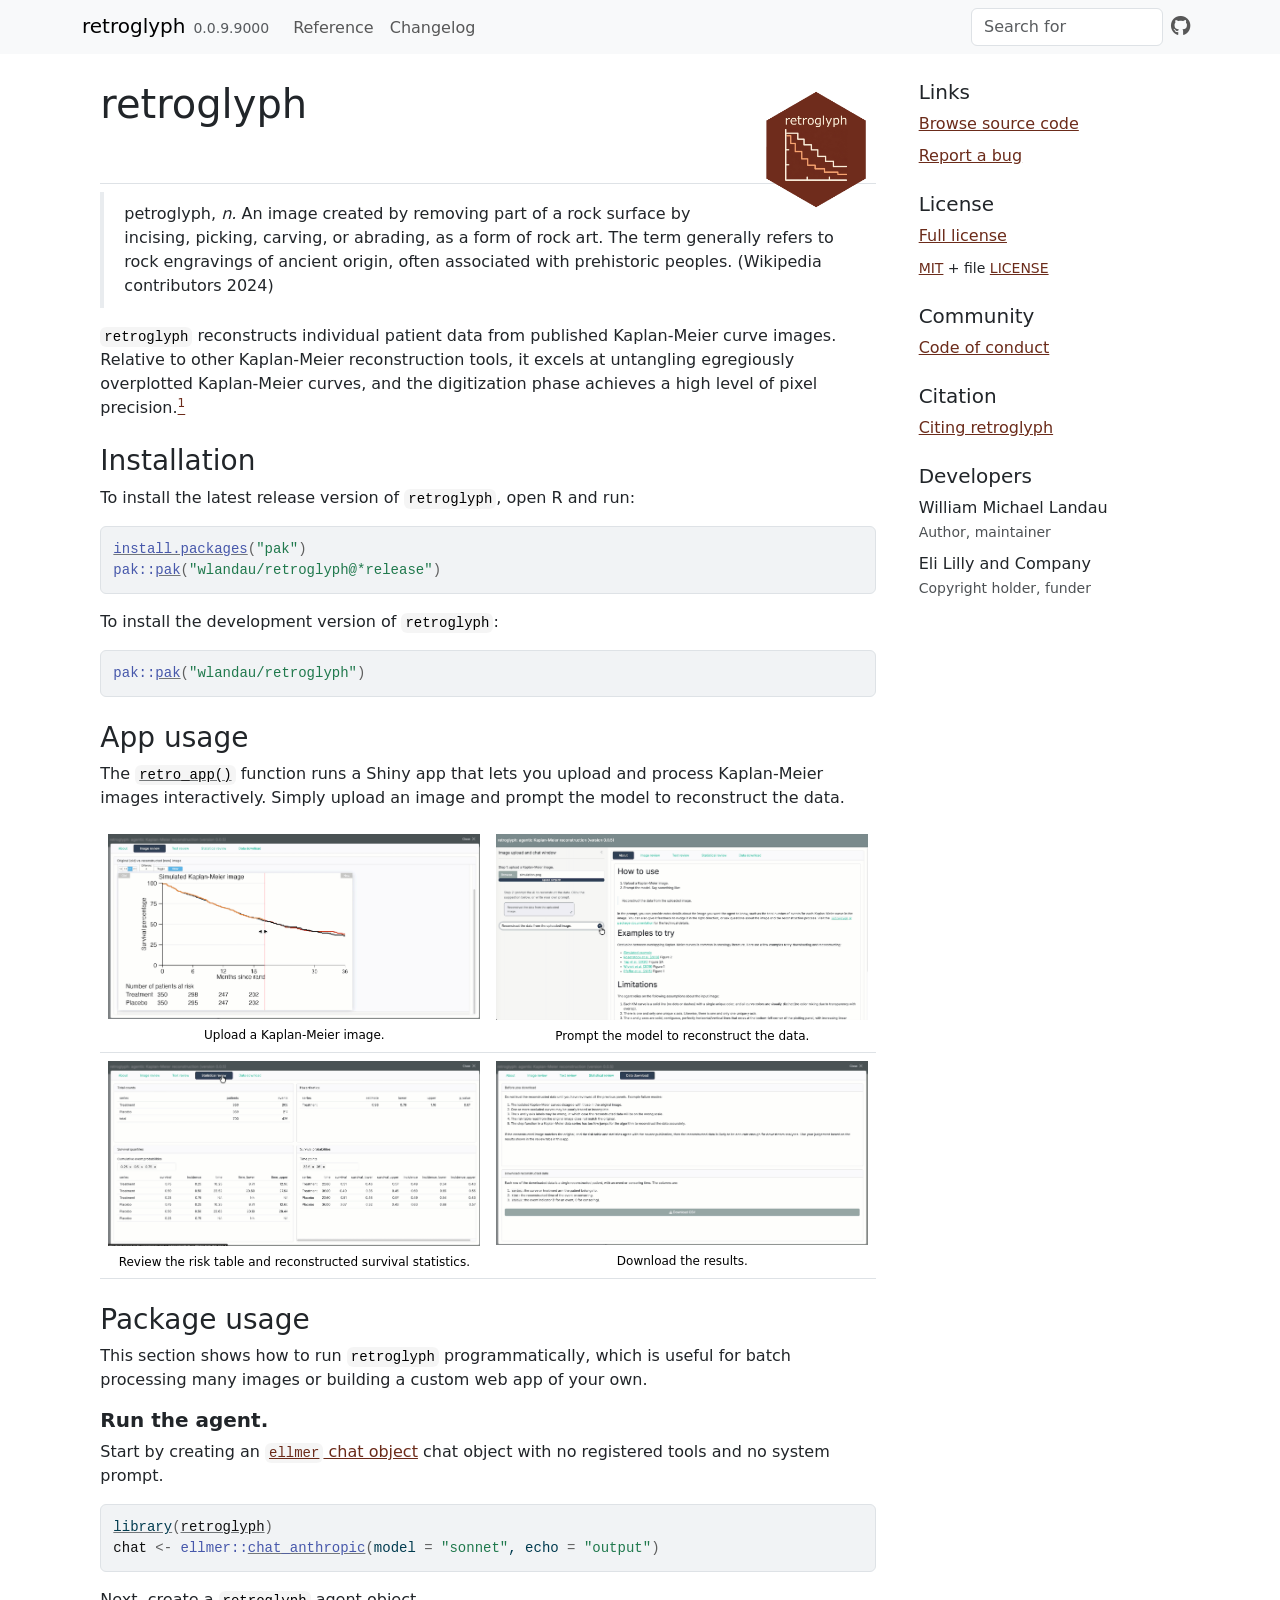
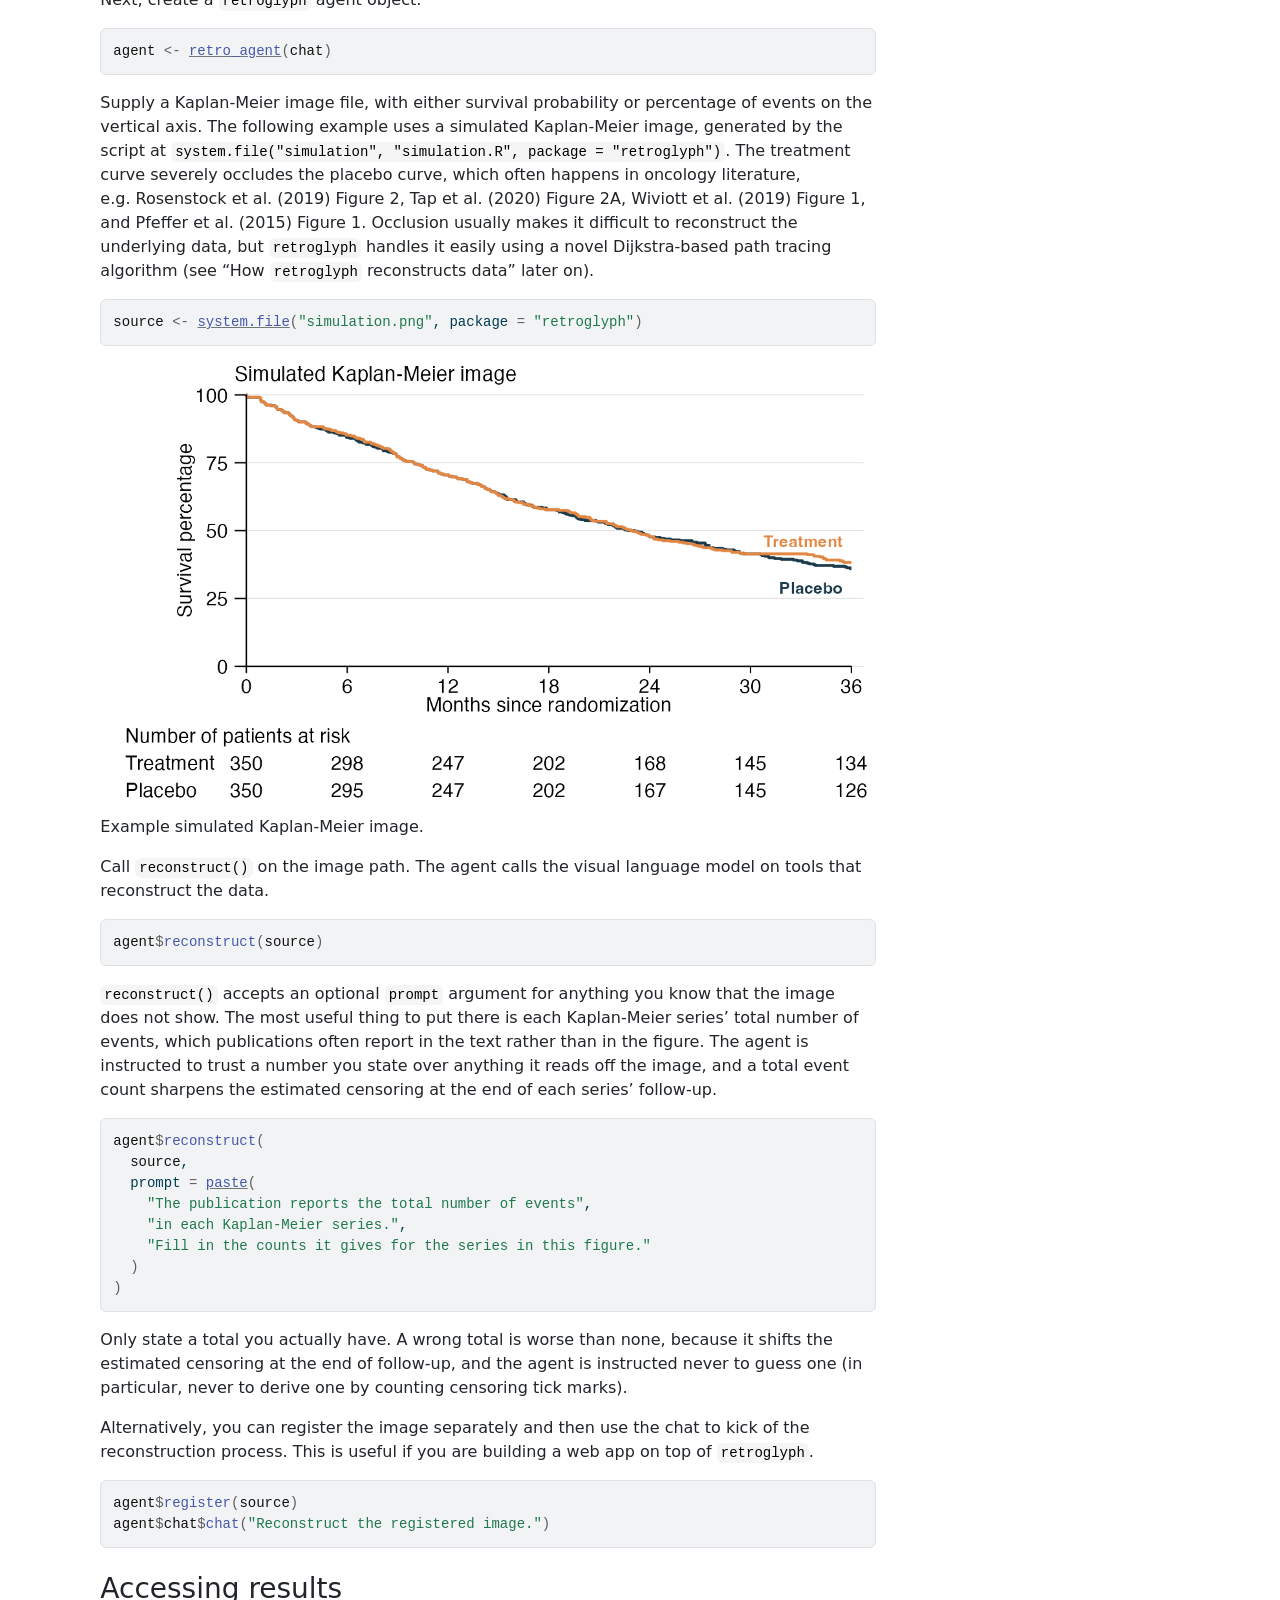
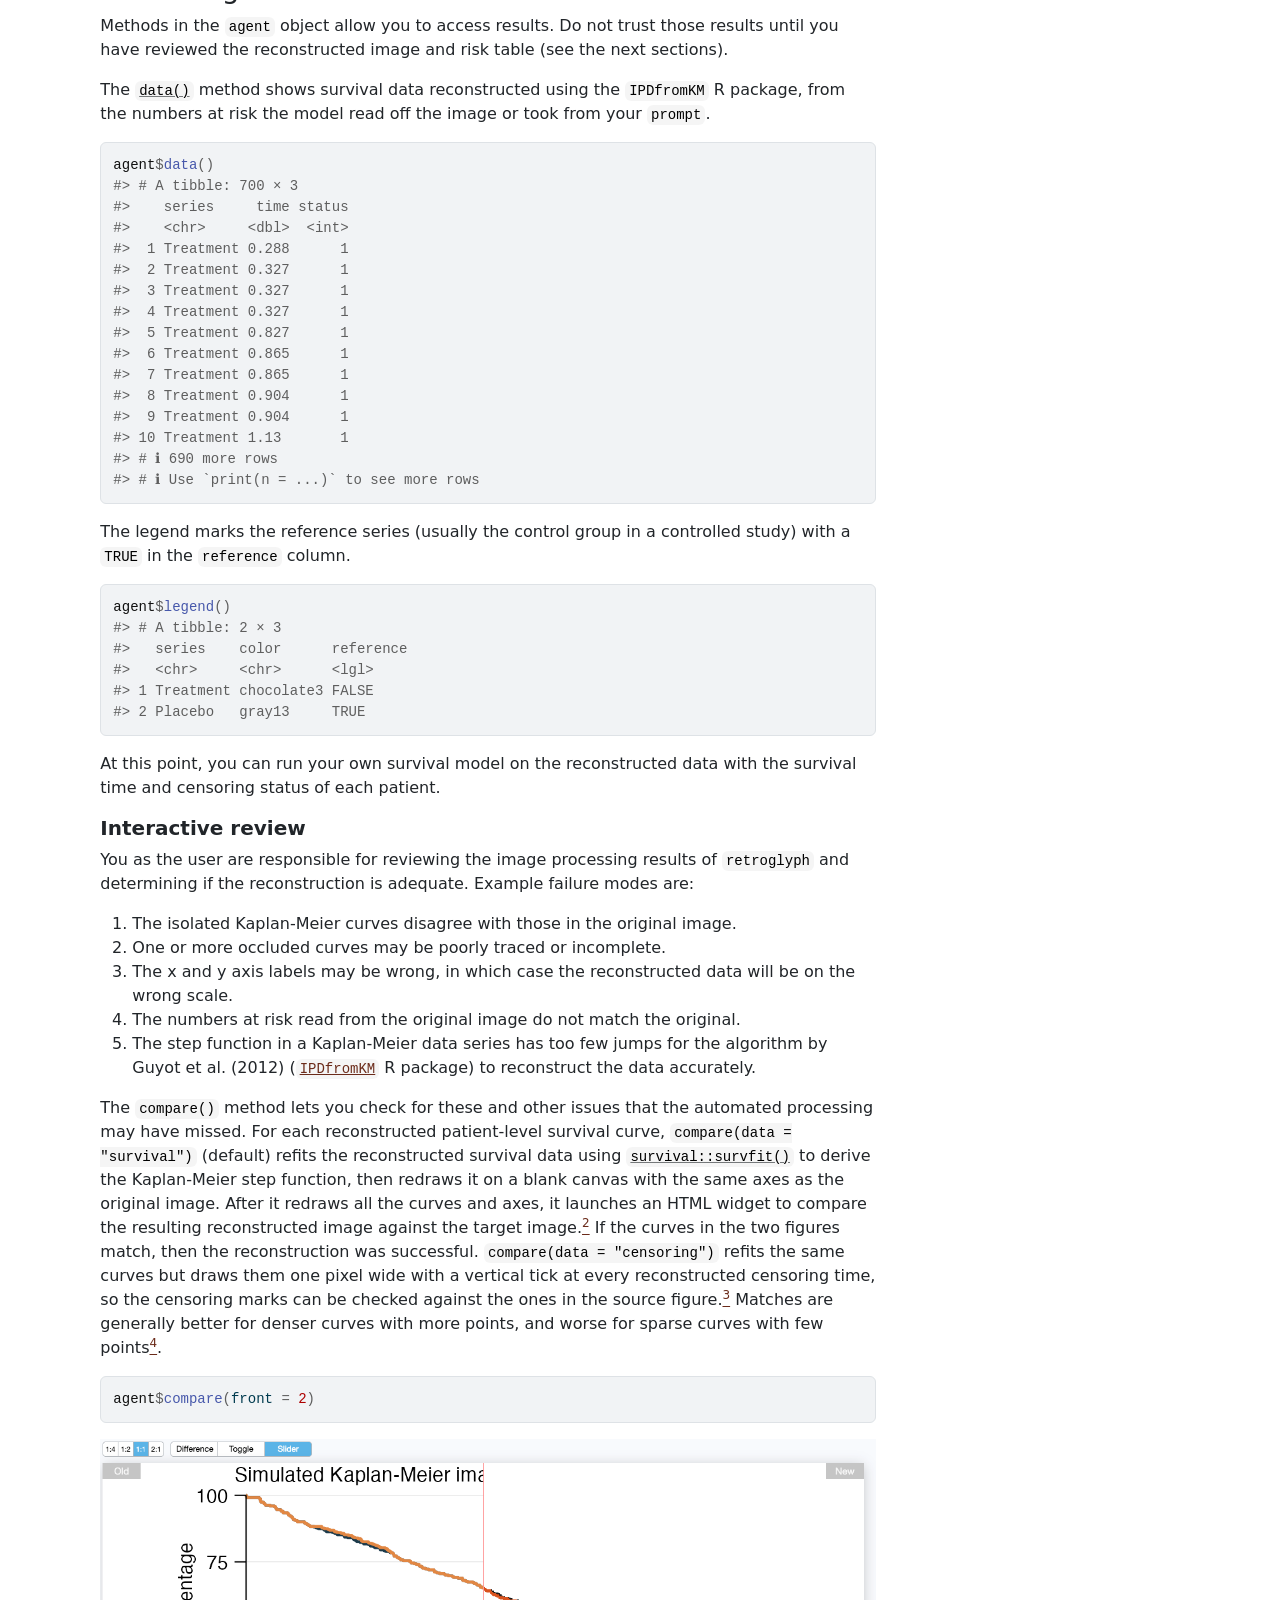
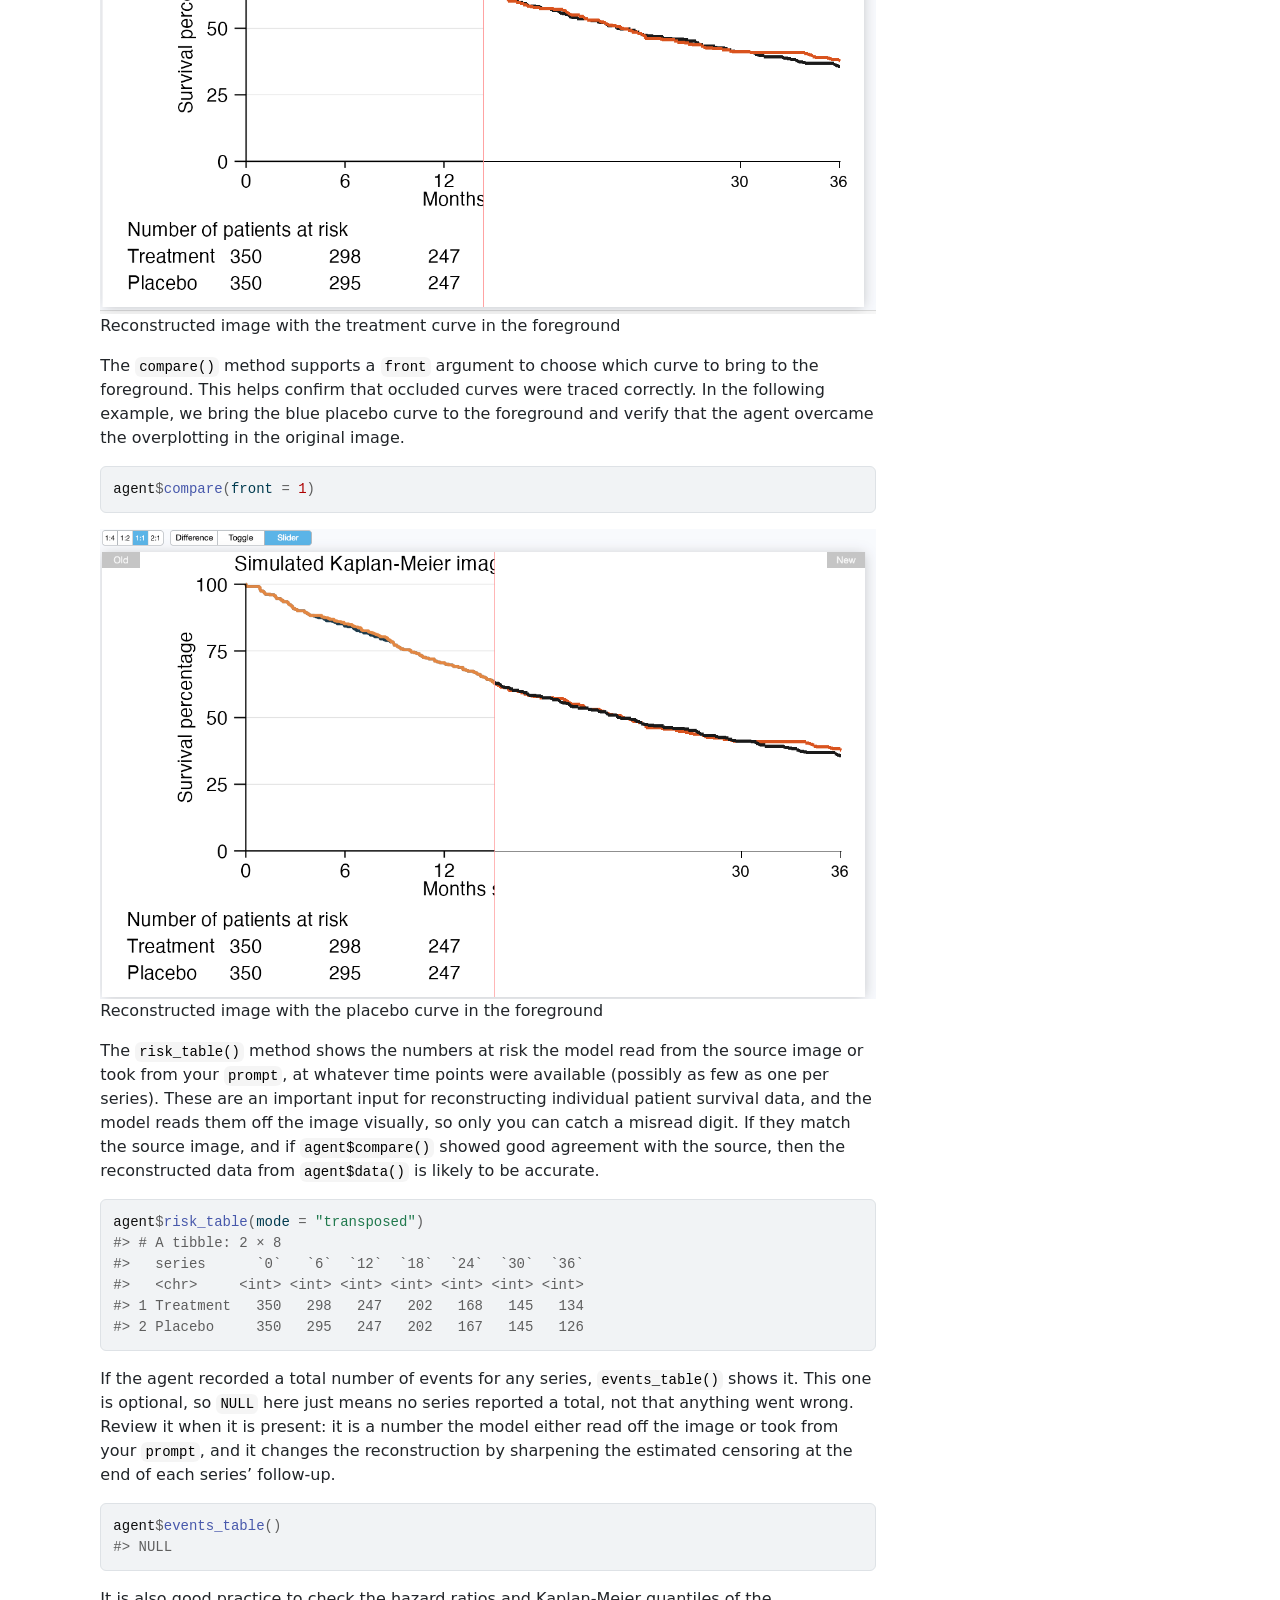
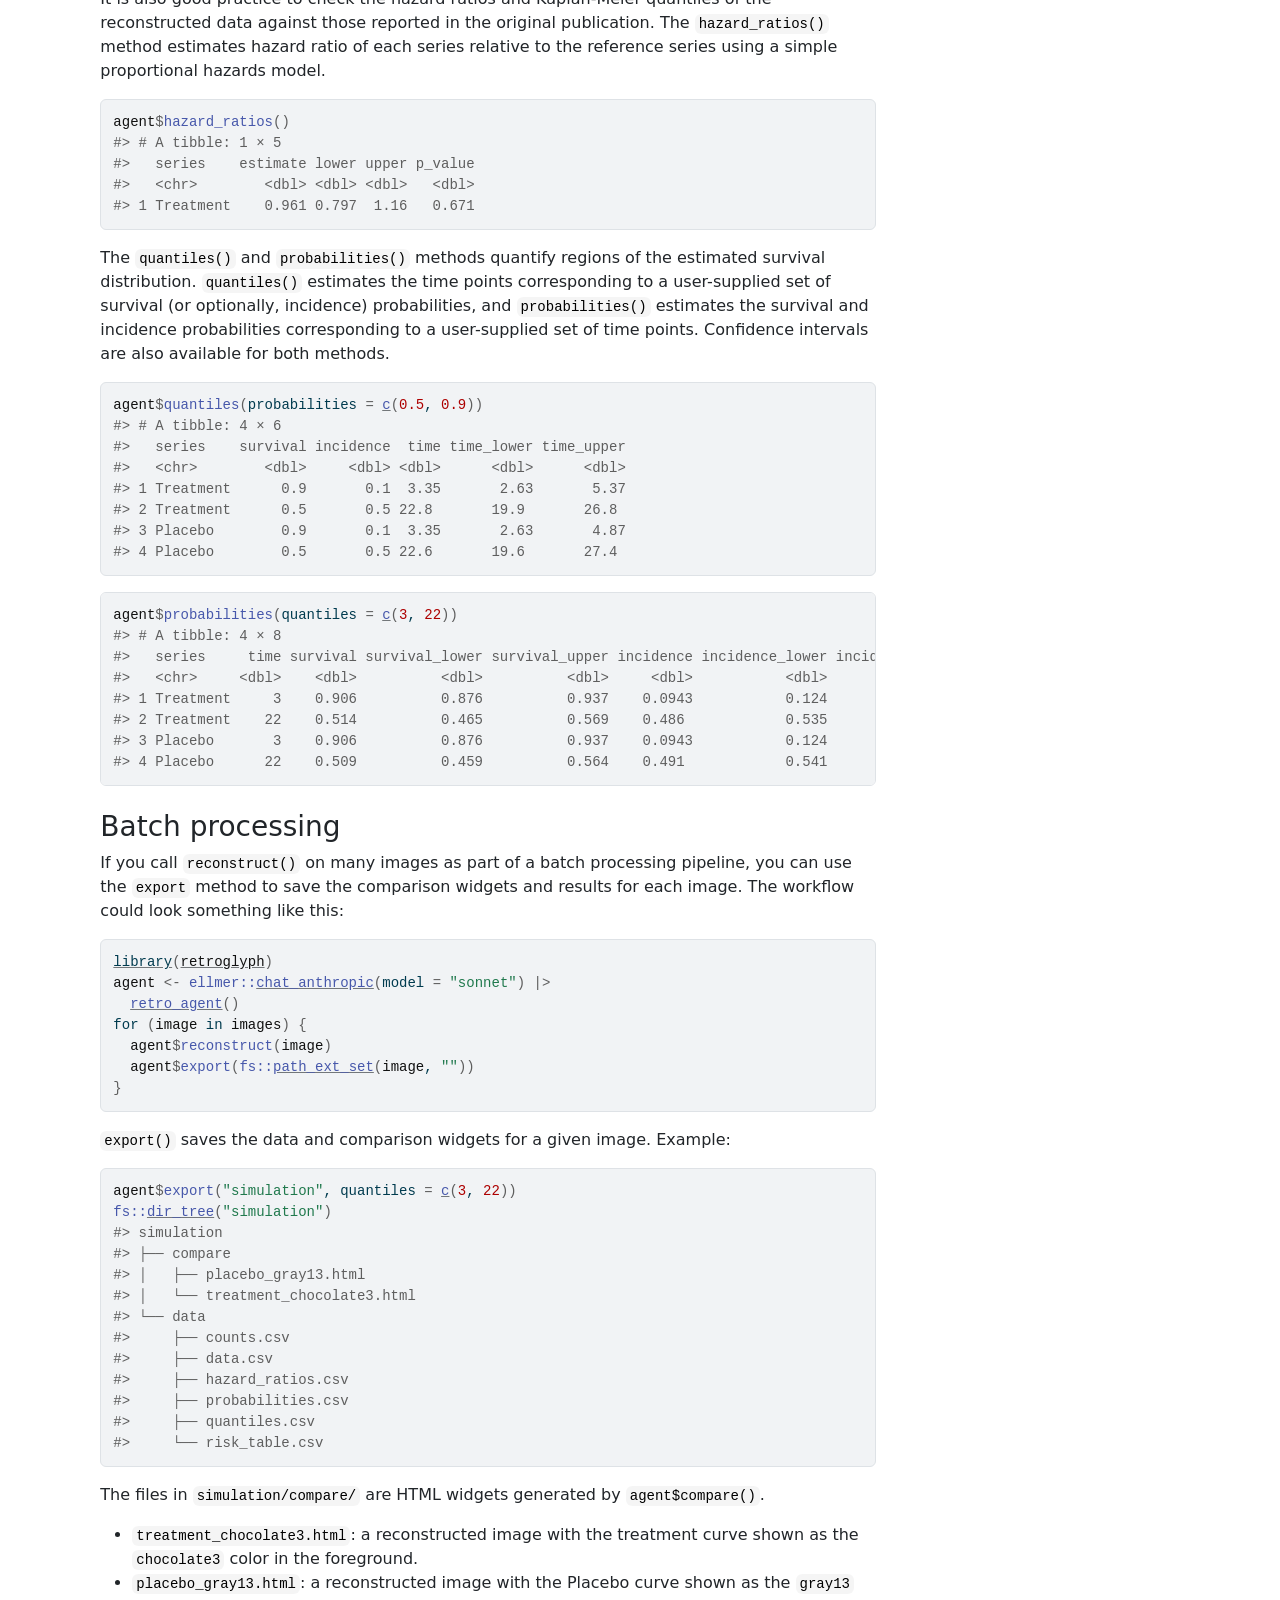
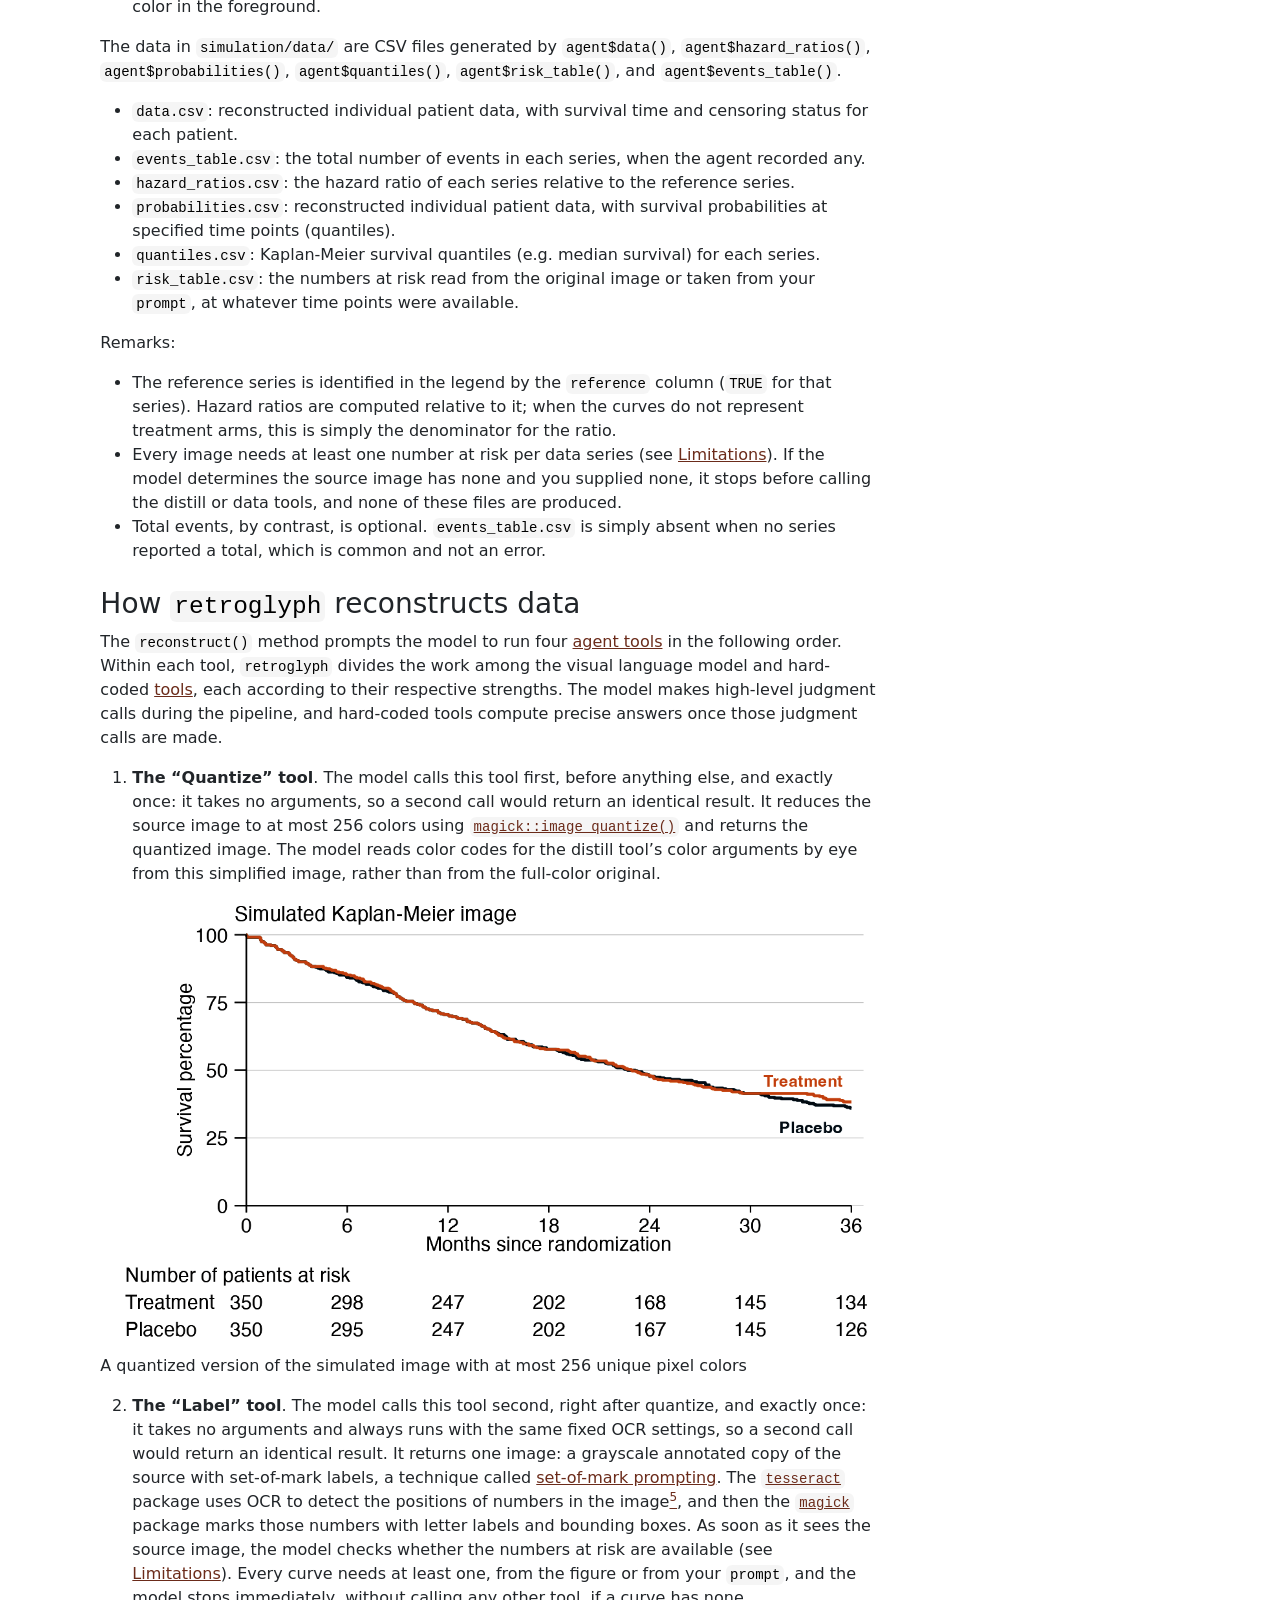
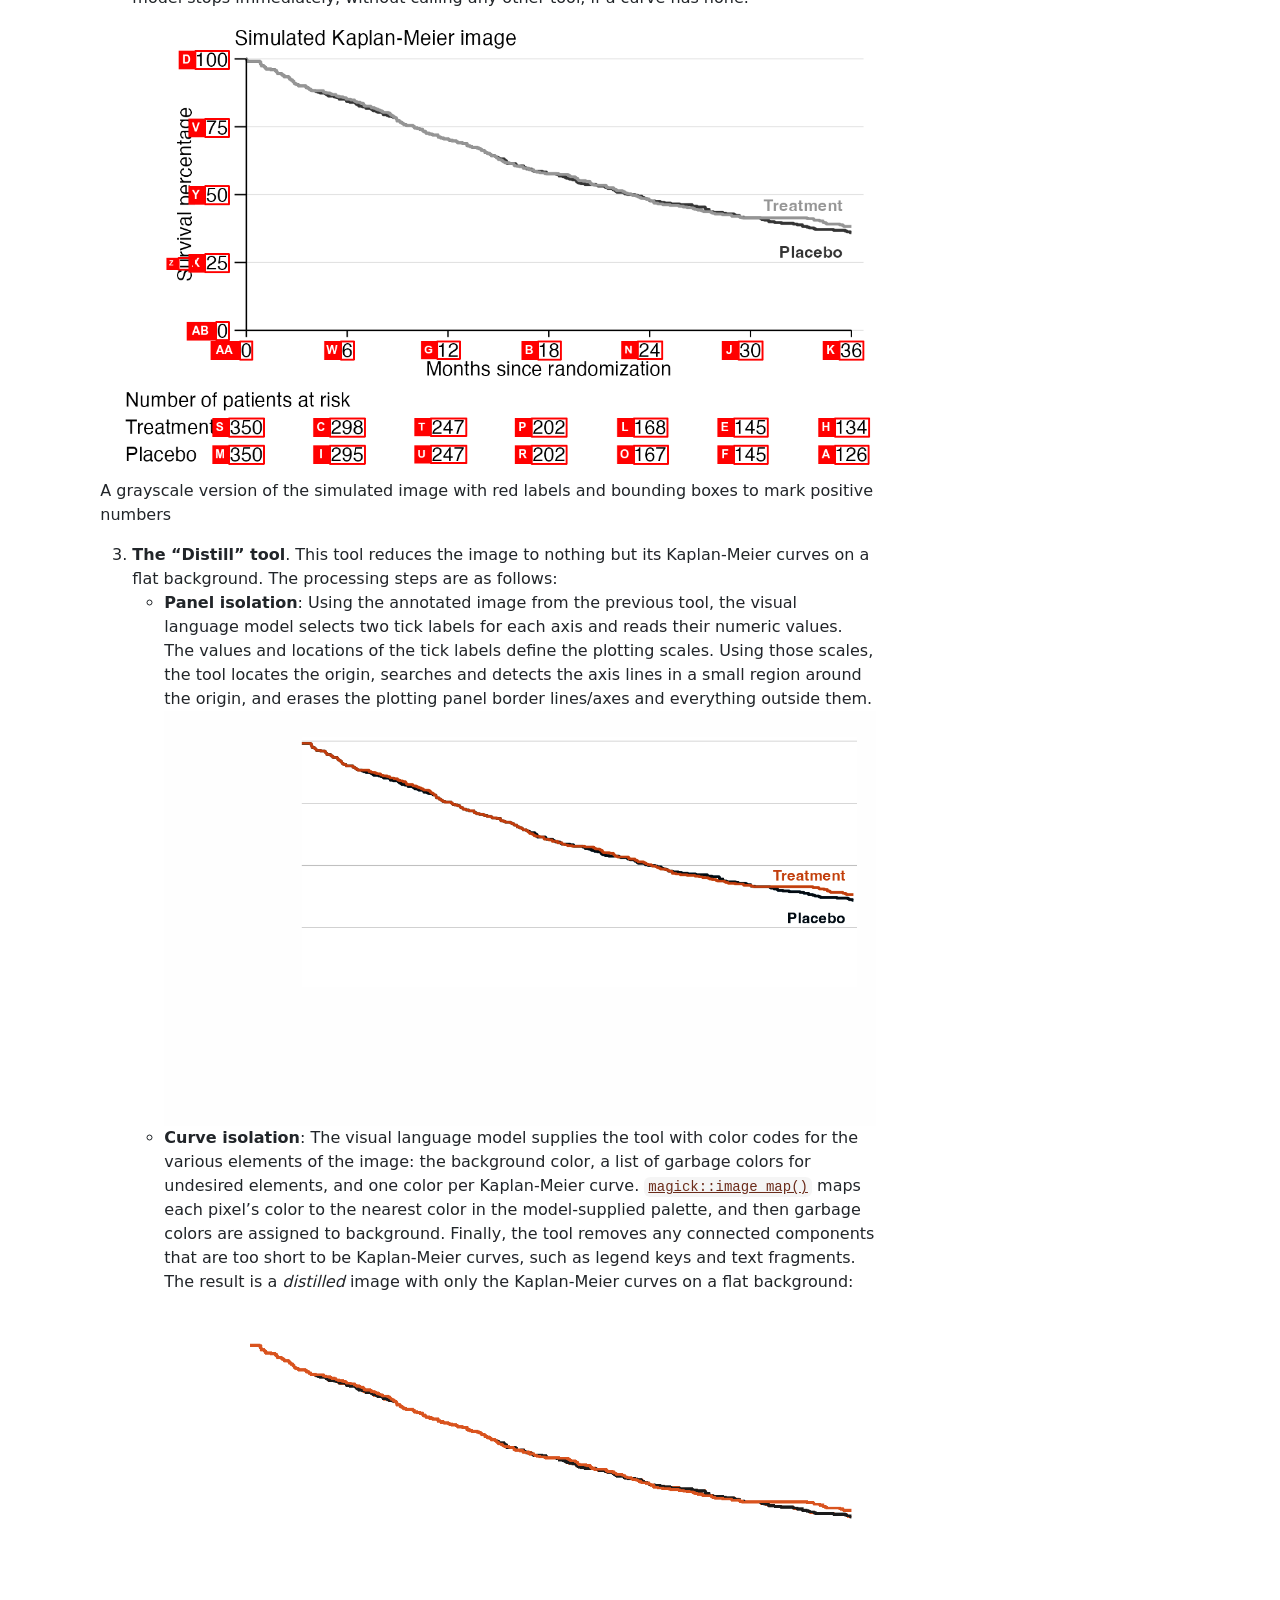
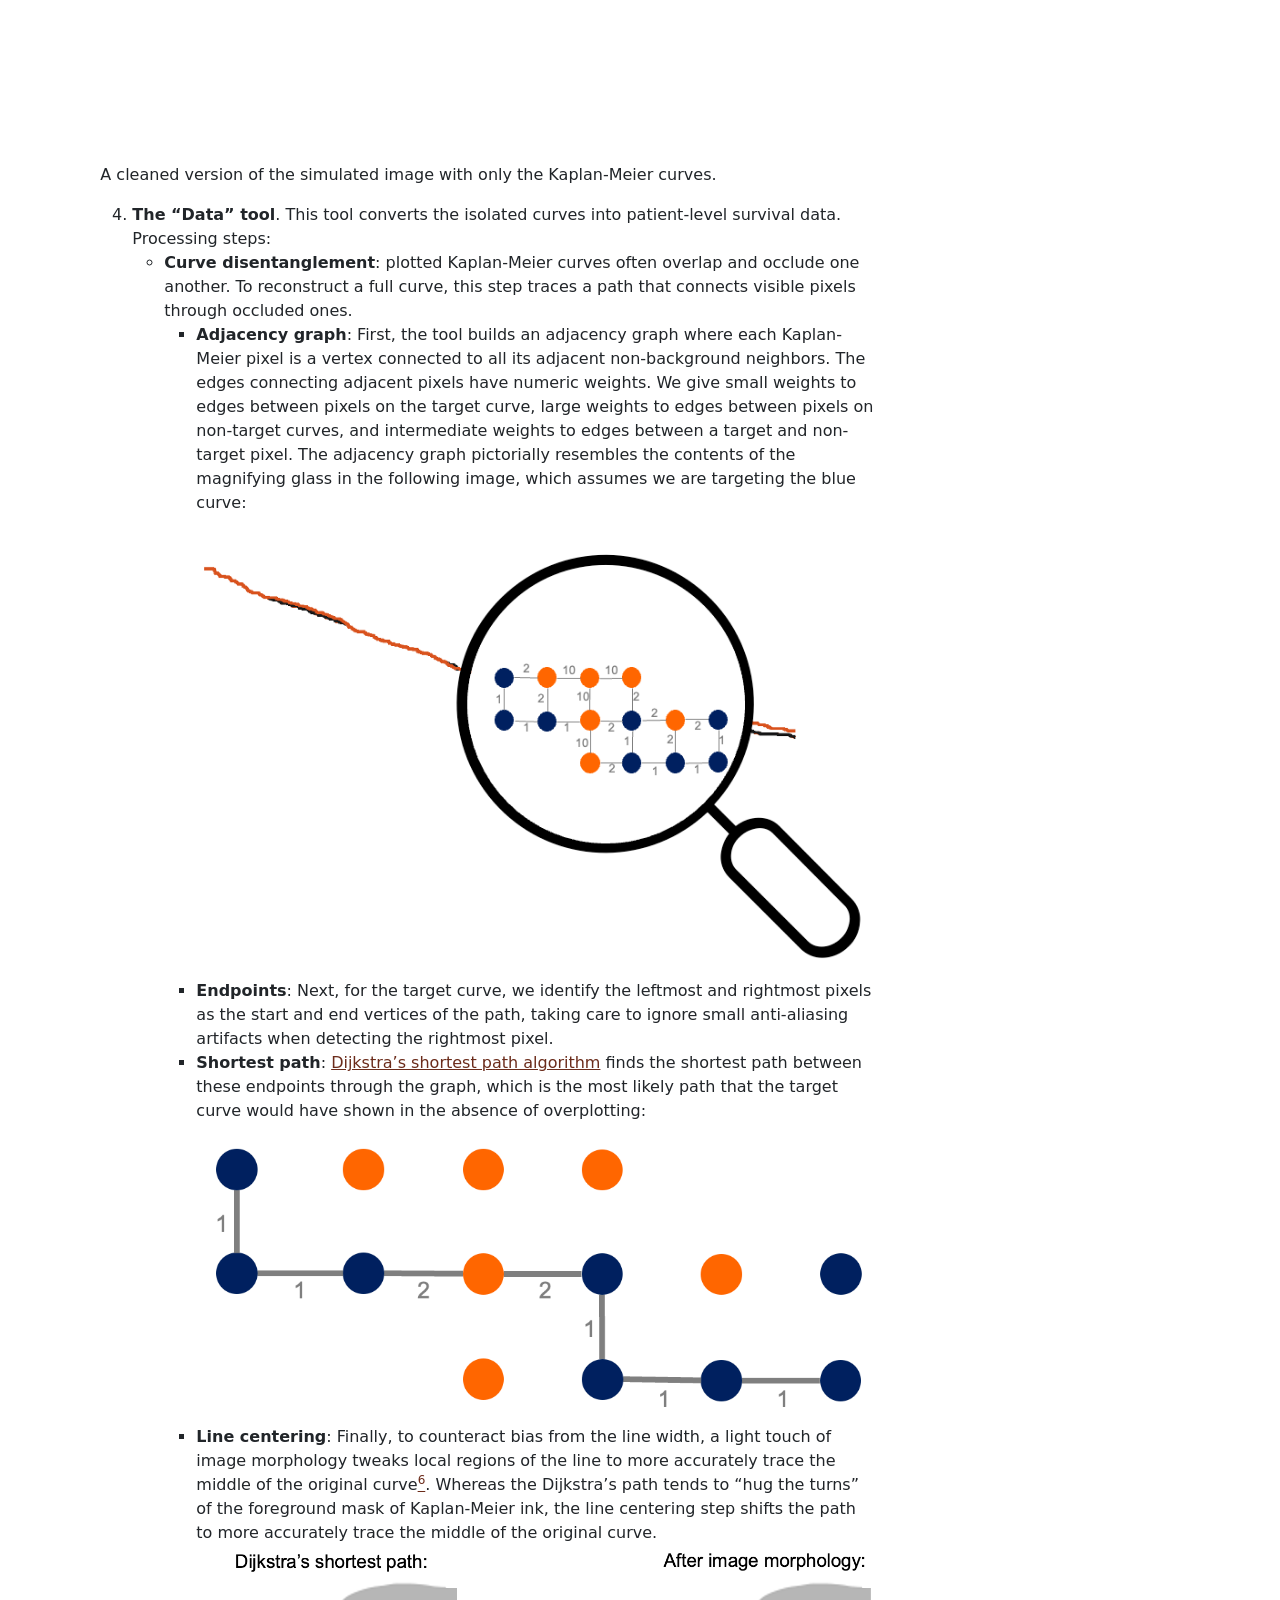
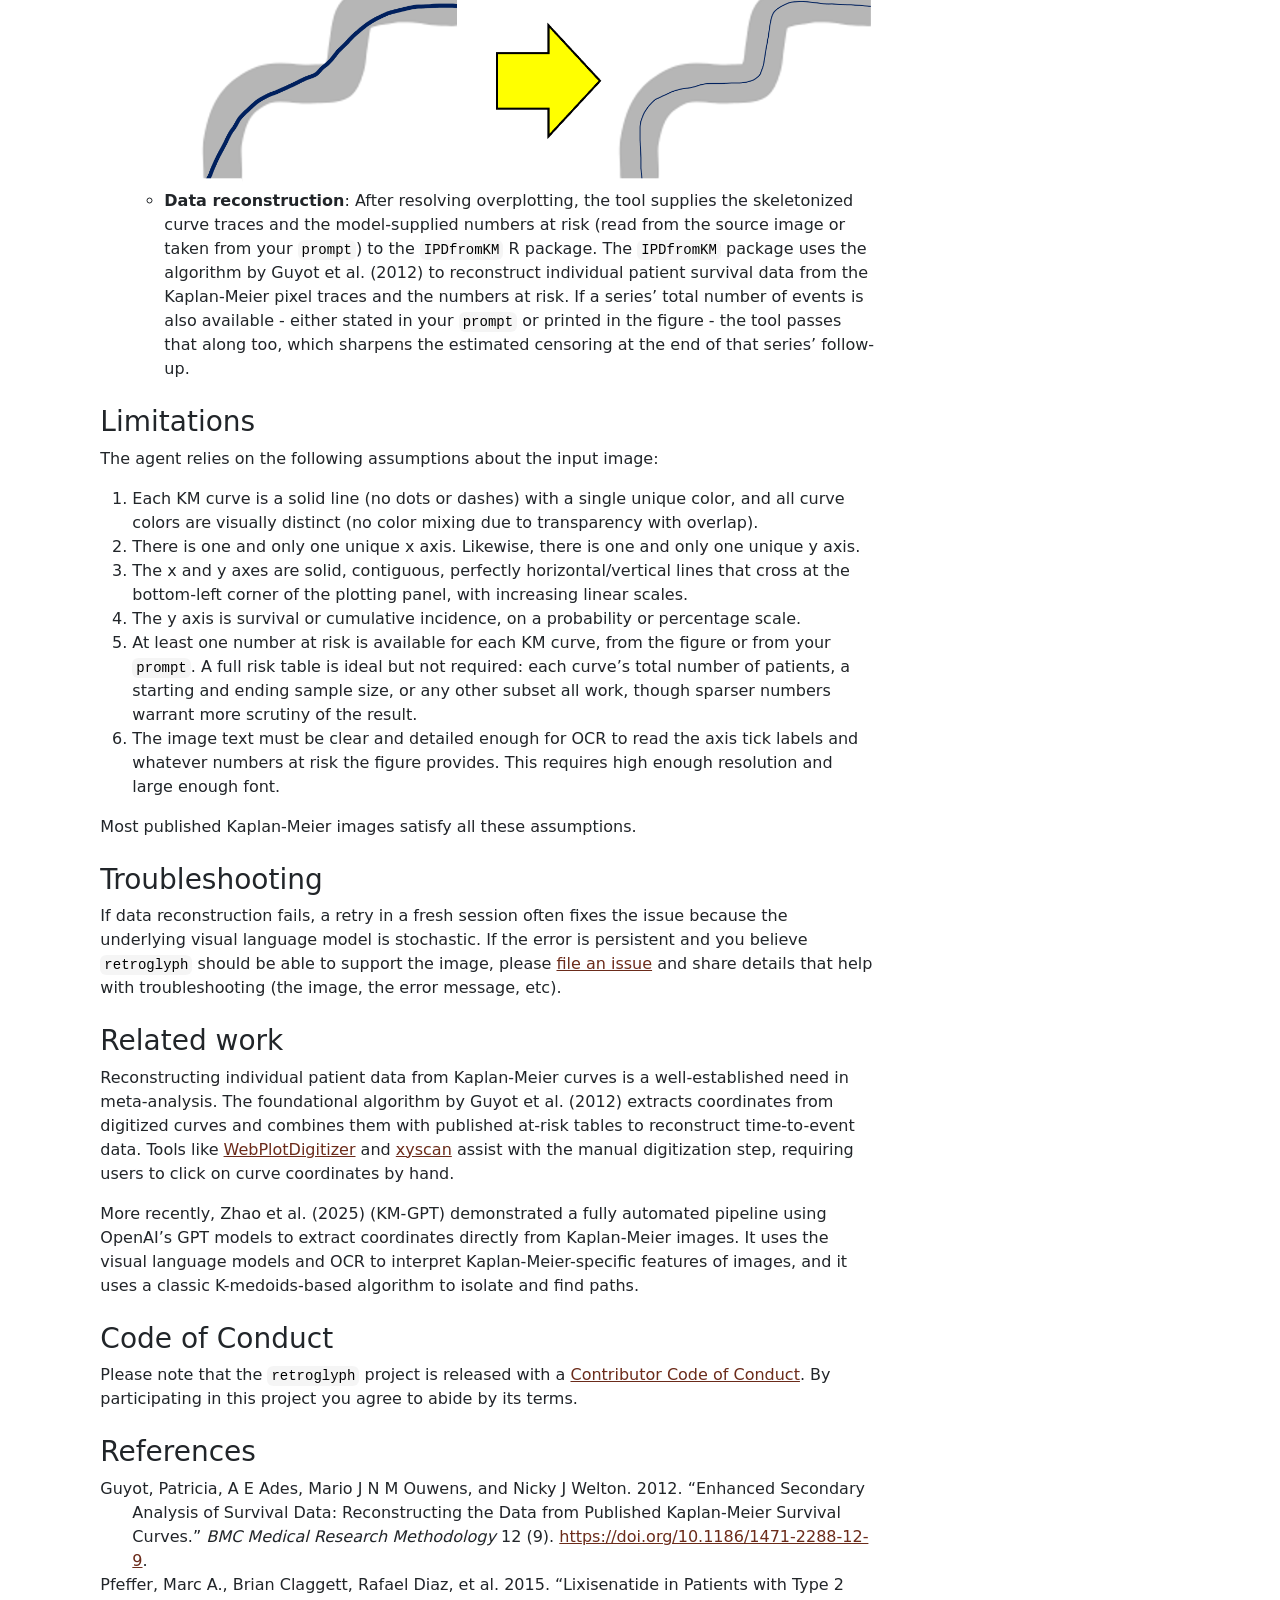
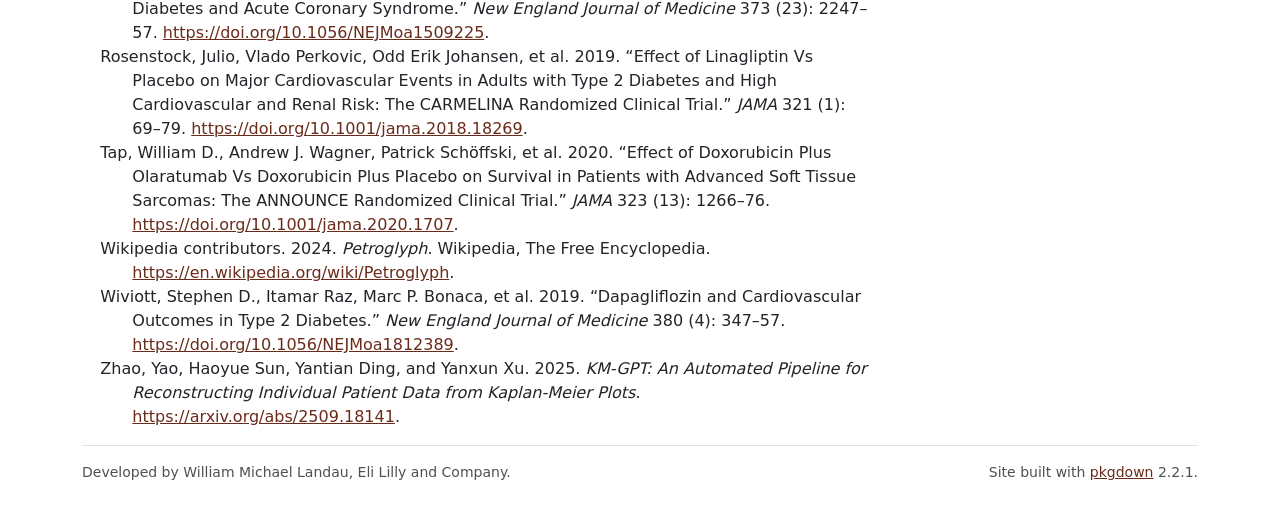
<file: index.html>
<!DOCTYPE html>
<!-- Generated by pkgdown: do not edit by hand --><html lang="en-US">
<head>
<meta http-equiv="Content-Type" content="text/html; charset=UTF-8">
<meta charset="utf-8">
<meta http-equiv="X-UA-Compatible" content="IE=edge">
<meta name="viewport" content="width=device-width, initial-scale=1, shrink-to-fit=no">
<title>A Trusted Mini-Agent to Reconstruct Individual Patient Data from Kaplan-Meier Images • retroglyph</title>
<!-- favicons --><link rel="icon" type="image/png" sizes="96x96" href="favicon-96x96.png">
<link rel="icon" type="”image/svg+xml”" href="favicon.svg">
<link rel="apple-touch-icon" sizes="180x180" href="apple-touch-icon.png">
<link rel="icon" sizes="any" href="favicon.ico">
<link rel="manifest" href="site.webmanifest">
<script src="deps/jquery-3.6.0/jquery-3.6.0.min.js"></script><meta name="viewport" content="width=device-width, initial-scale=1, shrink-to-fit=no">
<link href="deps/bootstrap-5.3.8/bootstrap.min.css" rel="stylesheet">
<script src="deps/bootstrap-5.3.8/bootstrap.bundle.min.js"></script><link href="deps/font-awesome-6.5.2/css/all.min.css" rel="stylesheet">
<link href="deps/font-awesome-6.5.2/css/v4-shims.min.css" rel="stylesheet">
<script src="deps/headroom-0.11.0/headroom.min.js"></script><script src="deps/headroom-0.11.0/jQuery.headroom.min.js"></script><script src="deps/bootstrap-toc-1.0.1/bootstrap-toc.min.js"></script><script src="deps/clipboard.js-2.0.11/clipboard.min.js"></script><script src="deps/search-1.0.0/autocomplete.jquery.min.js"></script><script src="deps/search-1.0.0/fuse.min.js"></script><script src="deps/search-1.0.0/mark.min.js"></script><!-- pkgdown --><script src="pkgdown.js"></script><meta property="og:title" content="A Trusted Mini-Agent to Reconstruct Individual Patient Data from Kaplan-Meier Images">
<meta name="description" content="The enclosed agent reconstructs individual patient data from published Kaplan-Meier curve images. Relative to other Kaplan-Meier reconstruction tools, it excels at untangling egregiously occluded Kaplan-Meier curves, and the digitization phase achieves a high level of pixel precision.">
<meta property="og:description" content="The enclosed agent reconstructs individual patient data from published Kaplan-Meier curve images. Relative to other Kaplan-Meier reconstruction tools, it excels at untangling egregiously occluded Kaplan-Meier curves, and the digitization phase achieves a high level of pixel precision.">
<meta property="og:image" content="https://wlandau.github.io/retroglyph/logo.png">
</head>
<body>
    <a href="#main" class="visually-hidden-focusable">Skip to contents</a>


    <nav class="navbar navbar-expand-lg fixed-top bg-light" data-bs-theme="light" aria-label="Site navigation"><div class="container">

    <a class="navbar-brand me-2" href="index.html">retroglyph</a>

    <small class="nav-text text-muted me-auto" data-bs-toggle="tooltip" data-bs-placement="bottom" title="">0.0.9.9000</small>


    <button class="navbar-toggler" type="button" data-bs-toggle="collapse" data-bs-target="#navbar" aria-controls="navbar" aria-expanded="false" aria-label="Toggle navigation">
      <span class="navbar-toggler-icon"></span>
    </button>

    <div id="navbar" class="collapse navbar-collapse ms-3">
      <ul class="navbar-nav me-auto">
<li class="nav-item"><a class="nav-link" href="reference/index.html">Reference</a></li>
<li class="nav-item"><a class="nav-link" href="news/index.html">Changelog</a></li>
      </ul>
<ul class="navbar-nav">
<li class="nav-item"><form class="form-inline" role="search">
 <input class="form-control" type="search" name="search-input" id="search-input" autocomplete="off" aria-label="Search site" placeholder="Search for" data-search-index="search.json">
</form></li>
<li class="nav-item"><a class="external-link nav-link" href="https://github.com/wlandau/retroglyph" aria-label="GitHub"><span class="fa fab fa-github fa-lg"></span></a></li>
      </ul>
</div>


  </div>
</nav><div class="container template-home">
<div class="row">
  <main id="main" class="col-md-9"><div class="section level1">
<div class="page-header">
<img src="logo.png" class="logo" alt=""><h1 id="retroglyph">retroglyph<a class="anchor" aria-label="anchor" href="#retroglyph"></a>
</h1>
</div>
<blockquote>
<p>petroglyph, <em>n.</em> An image created by removing part of a rock surface by incising, picking, carving, or abrading, as a form of rock art. The term generally refers to rock engravings of ancient origin, often associated with prehistoric peoples. (Wikipedia contributors 2024)</p>
</blockquote>
<p><code>retroglyph</code> reconstructs individual patient data from published Kaplan-Meier curve images. Relative to other Kaplan-Meier reconstruction tools, it excels at untangling egregiously overplotted Kaplan-Meier curves, and the digitization phase achieves a high level of pixel precision.<a class="footnote-ref" tabindex="0" data-bs-toggle="popover" data-bs-content='&lt;p&gt;The algorithm by Guyot et al. (2012) in the &lt;a href="https://CRAN.R-project.org/package=IPDfromKM" class="external-link"&gt;&lt;code&gt;IPDfromKM&lt;/code&gt;&lt;/a&gt; R package reconstructs individual patient survival data from a Kaplan-Meier pixel trace and its corresponding entries in the risk table. This happens downstream of the mentioned digitization phase. Use &lt;code&gt;agent$compare(data = "trace")&lt;/code&gt; to check the pixel trace against the source image, and use &lt;code&gt;agent$compare(data = "survival")&lt;/code&gt; to check the reconstructed survival data against the source image. &lt;code&gt;agent$compare(data = "censoring")&lt;/code&gt; checks the reconstructed censoring times against the source image.&lt;/p&gt;'><sup>1</sup></a></p>
<div class="section level2">
<h2 id="installation">Installation<a class="anchor" aria-label="anchor" href="#installation"></a>
</h2>
<p>To install the latest release version of <code>retroglyph</code>, open R and run:</p>
<div class="sourceCode" id="cb1"><pre class="downlit sourceCode r">
<code class="sourceCode R"><span><span class="fu"><a href="https://rdrr.io/r/utils/install.packages.html" class="external-link">install.packages</a></span><span class="op">(</span><span class="st">"pak"</span><span class="op">)</span></span>
<span><span class="fu">pak</span><span class="fu">::</span><span class="fu"><a href="https://pak.r-lib.org/reference/pak.html" class="external-link">pak</a></span><span class="op">(</span><span class="st">"wlandau/retroglyph@*release"</span><span class="op">)</span></span></code></pre></div>
<p>To install the development version of <code>retroglyph</code>:</p>
<div class="sourceCode" id="cb2"><pre class="downlit sourceCode r">
<code class="sourceCode R"><span><span class="fu">pak</span><span class="fu">::</span><span class="fu"><a href="https://pak.r-lib.org/reference/pak.html" class="external-link">pak</a></span><span class="op">(</span><span class="st">"wlandau/retroglyph"</span><span class="op">)</span></span></code></pre></div>
</div>
<div class="section level2">
<h2 id="app-usage">App usage<a class="anchor" aria-label="anchor" href="#app-usage"></a>
</h2>
<p>The <code><a href="reference/retro_app.html">retro_app()</a></code> function runs a Shiny app that lets you upload and process Kaplan-Meier images interactively. Simply upload an image and prompt the model to reconstruct the data.</p>
<table class="table">
<tr>
<td align="center" width="50%">
<img src="reference/figures/readme/app/image.png" width="100%"><br><sub>Upload a Kaplan-Meier image.</sub>
</td>
<td align="center" width="50%">
<img src="reference/figures/readme/app/prompt.png" width="100%"><br><sub>Prompt the model to reconstruct the data.</sub>
</td>
</tr>
<tr>
<td align="center" width="50%">
<img src="reference/figures/readme/app/statistics.png" width="100%"><br><sub>Review the risk table and reconstructed survival statistics.</sub>
</td>
<td align="center" width="50%">
<img src="reference/figures/readme/app/download.png" width="100%"><br><sub>Download the results.</sub>
</td>
</tr>
</table>
</div>
<div class="section level2">
<h2 id="package-usage">Package usage<a class="anchor" aria-label="anchor" href="#package-usage"></a>
</h2>
<p>This section shows how to run <code>retroglyph</code> programmatically, which is useful for batch processing many images or building a custom web app of your own.</p>
<div class="section level3">
<h3 id="run-the-agent">Run the agent.<a class="anchor" aria-label="anchor" href="#run-the-agent"></a>
</h3>
<p>Start by creating an <a href="https://ellmer.tidyverse.org/reference/index.html#chatbots" class="external-link"><code>ellmer</code> chat object</a> chat object with no registered tools and no system prompt.</p>
<div class="sourceCode" id="cb3"><pre class="downlit sourceCode r">
<code class="sourceCode R"><span><span class="kw"><a href="https://rdrr.io/r/base/library.html" class="external-link">library</a></span><span class="op">(</span><span class="va"><a href="https://wlandau.github.io/retroglyph/">retroglyph</a></span><span class="op">)</span></span>
<span><span class="va">chat</span> <span class="op">&lt;-</span> <span class="fu">ellmer</span><span class="fu">::</span><span class="fu"><a href="https://ellmer.tidyverse.org/reference/chat_anthropic.html" class="external-link">chat_anthropic</a></span><span class="op">(</span>model <span class="op">=</span> <span class="st">"sonnet"</span>, echo <span class="op">=</span> <span class="st">"output"</span><span class="op">)</span></span></code></pre></div>
<p>Next, create a <code>retroglyph</code> agent object.</p>
<div class="sourceCode" id="cb4"><pre class="downlit sourceCode r">
<code class="sourceCode R"><span><span class="va">agent</span> <span class="op">&lt;-</span> <span class="fu"><a href="reference/retro_agent.html">retro_agent</a></span><span class="op">(</span><span class="va">chat</span><span class="op">)</span></span></code></pre></div>
<p>Supply a Kaplan-Meier image file, with either survival probability or percentage of events on the vertical axis. The following example uses a simulated Kaplan-Meier image, generated by the script at <code>system.file("simulation", "simulation.R", package = "retroglyph")</code>. The treatment curve severely occludes the placebo curve, which often happens in oncology literature, e.g. Rosenstock et al. (2019) Figure 2, Tap et al. (2020) Figure 2A, Wiviott et al. (2019) Figure 1, and Pfeffer et al. (2015) Figure 1. Occlusion usually makes it difficult to reconstruct the underlying data, but <code>retroglyph</code> handles it easily using a novel Dijkstra-based path tracing algorithm (see “How <code>retroglyph</code> reconstructs data” later on).</p>
<div class="sourceCode" id="cb5"><pre class="downlit sourceCode r">
<code class="sourceCode R"><span><span class="va">source</span> <span class="op">&lt;-</span> <span class="fu"><a href="https://rdrr.io/r/base/system.file.html" class="external-link">system.file</a></span><span class="op">(</span><span class="st">"simulation.png"</span>, package <span class="op">=</span> <span class="st">"retroglyph"</span><span class="op">)</span></span></code></pre></div>
<figure><img src="./reference/figures/readme/simulation.png" alt="Example simulated Kaplan-Meier image."><figcaption aria-hidden="true">
Example simulated Kaplan-Meier image.
</figcaption></figure><p>Call <code>reconstruct()</code> on the image path. The agent calls the visual language model on tools that reconstruct the data.</p>
<div class="sourceCode" id="cb6"><pre class="downlit sourceCode r">
<code class="sourceCode R"><span><span class="va">agent</span><span class="op">$</span><span class="fu">reconstruct</span><span class="op">(</span><span class="va">source</span><span class="op">)</span></span></code></pre></div>
<p><code>reconstruct()</code> accepts an optional <code>prompt</code> argument for anything you know that the image does not show. The most useful thing to put there is each Kaplan-Meier series’ total number of events, which publications often report in the text rather than in the figure. The agent is instructed to trust a number you state over anything it reads off the image, and a total event count sharpens the estimated censoring at the end of each series’ follow-up.</p>
<div class="sourceCode" id="cb7"><pre class="downlit sourceCode r">
<code class="sourceCode R"><span><span class="va">agent</span><span class="op">$</span><span class="fu">reconstruct</span><span class="op">(</span></span>
<span>  <span class="va">source</span>,</span>
<span>  prompt <span class="op">=</span> <span class="fu"><a href="https://rdrr.io/r/base/paste.html" class="external-link">paste</a></span><span class="op">(</span></span>
<span>    <span class="st">"The publication reports the total number of events"</span>,</span>
<span>    <span class="st">"in each Kaplan-Meier series."</span>,</span>
<span>    <span class="st">"Fill in the counts it gives for the series in this figure."</span></span>
<span>  <span class="op">)</span></span>
<span><span class="op">)</span></span></code></pre></div>
<p>Only state a total you actually have. A wrong total is worse than none, because it shifts the estimated censoring at the end of follow-up, and the agent is instructed never to guess one (in particular, never to derive one by counting censoring tick marks).</p>
<p>Alternatively, you can register the image separately and then use the chat to kick of the reconstruction process. This is useful if you are building a web app on top of <code>retroglyph</code>.</p>
<div class="sourceCode" id="cb8"><pre class="downlit sourceCode r">
<code class="sourceCode R"><span><span class="va">agent</span><span class="op">$</span><span class="fu">register</span><span class="op">(</span><span class="va">source</span><span class="op">)</span></span>
<span><span class="va">agent</span><span class="op">$</span><span class="va">chat</span><span class="op">$</span><span class="fu">chat</span><span class="op">(</span><span class="st">"Reconstruct the registered image."</span><span class="op">)</span></span></code></pre></div>
</div>
</div>
<div class="section level2">
<h2 id="accessing-results">Accessing results<a class="anchor" aria-label="anchor" href="#accessing-results"></a>
</h2>
<p>Methods in the <code>agent</code> object allow you to access results. Do not trust those results until you have reviewed the reconstructed image and risk table (see the next sections).</p>
<p>The <code><a href="https://rdrr.io/r/utils/data.html" class="external-link">data()</a></code> method shows survival data reconstructed using the <code>IPDfromKM</code> R package, from the numbers at risk the model read off the image or took from your <code>prompt</code>.</p>
<div class="sourceCode" id="cb9"><pre class="downlit sourceCode r">
<code class="sourceCode R"><span><span class="va">agent</span><span class="op">$</span><span class="fu">data</span><span class="op">(</span><span class="op">)</span></span>
<span><span class="co">#&gt; # A tibble: 700 × 3</span></span>
<span><span class="co">#&gt;    series     time status</span></span>
<span><span class="co">#&gt;    &lt;chr&gt;     &lt;dbl&gt;  &lt;int&gt;</span></span>
<span><span class="co">#&gt;  1 Treatment 0.288      1</span></span>
<span><span class="co">#&gt;  2 Treatment 0.327      1</span></span>
<span><span class="co">#&gt;  3 Treatment 0.327      1</span></span>
<span><span class="co">#&gt;  4 Treatment 0.327      1</span></span>
<span><span class="co">#&gt;  5 Treatment 0.827      1</span></span>
<span><span class="co">#&gt;  6 Treatment 0.865      1</span></span>
<span><span class="co">#&gt;  7 Treatment 0.865      1</span></span>
<span><span class="co">#&gt;  8 Treatment 0.904      1</span></span>
<span><span class="co">#&gt;  9 Treatment 0.904      1</span></span>
<span><span class="co">#&gt; 10 Treatment 1.13       1</span></span>
<span><span class="co">#&gt; # ℹ 690 more rows</span></span>
<span><span class="co">#&gt; # ℹ Use `print(n = ...)` to see more rows</span></span></code></pre></div>
<p>The legend marks the reference series (usually the control group in a controlled study) with a <code>TRUE</code> in the <code>reference</code> column.</p>
<div class="sourceCode" id="cb10"><pre class="downlit sourceCode r">
<code class="sourceCode R"><span><span class="va">agent</span><span class="op">$</span><span class="fu">legend</span><span class="op">(</span><span class="op">)</span></span>
<span><span class="co">#&gt; # A tibble: 2 × 3</span></span>
<span><span class="co">#&gt;   series    color      reference</span></span>
<span><span class="co">#&gt;   &lt;chr&gt;     &lt;chr&gt;      &lt;lgl&gt;</span></span>
<span><span class="co">#&gt; 1 Treatment chocolate3 FALSE</span></span>
<span><span class="co">#&gt; 2 Placebo   gray13     TRUE</span></span></code></pre></div>
<p>At this point, you can run your own survival model on the reconstructed data with the survival time and censoring status of each patient.</p>
<div class="section level3">
<h3 id="interactive-review">Interactive review<a class="anchor" aria-label="anchor" href="#interactive-review"></a>
</h3>
<p>You as the user are responsible for reviewing the image processing results of <code>retroglyph</code> and determining if the reconstruction is adequate. Example failure modes are:</p>
<ol style="list-style-type: decimal">
<li>The isolated Kaplan-Meier curves disagree with those in the original image.</li>
<li>One or more occluded curves may be poorly traced or incomplete.</li>
<li>The x and y axis labels may be wrong, in which case the reconstructed data will be on the wrong scale.</li>
<li>The numbers at risk read from the original image do not match the original.</li>
<li>The step function in a Kaplan-Meier data series has too few jumps for the algorithm by Guyot et al. (2012) (<a href="https://CRAN.R-project.org/package=IPDfromKM" class="external-link"><code>IPDfromKM</code></a> R package) to reconstruct the data accurately.</li>
</ol>
<p>The <code>compare()</code> method lets you check for these and other issues that the automated processing may have missed. For each reconstructed patient-level survival curve, <code>compare(data = "survival")</code> (default) refits the reconstructed survival data using <code><a href="https://rdrr.io/pkg/survival/man/survfit.html" class="external-link">survival::survfit()</a></code> to derive the Kaplan-Meier step function, then redraws it on a blank canvas with the same axes as the original image. After it redraws all the curves and axes, it launches an HTML widget to compare the resulting reconstructed image against the target image.<a class="footnote-ref" tabindex="0" data-bs-toggle="popover" data-bs-content='&lt;p&gt;&lt;code&gt;compare(data = "trace")&lt;/code&gt; is similar, but it redraws the upstream pixel trace instead of the downstream survival data. If there are problems in the reconstruction process, this allows users to distinguish between problems due to &lt;code&gt;retroglyph&lt;/code&gt; (which usually show up in the trace) versus problems due to &lt;code&gt;IPDfromKM&lt;/code&gt;, which only affect the downstream survival data.&lt;/p&gt;'><sup>2</sup></a> If the curves in the two figures match, then the reconstruction was successful. <code>compare(data = "censoring")</code> refits the same curves but draws them one pixel wide with a vertical tick at every reconstructed censoring time, so the censoring marks can be checked against the ones in the source figure.<a class="footnote-ref" tabindex="0" data-bs-toggle="popover" data-bs-content="&lt;p&gt;The tick is scaled to about 2% of the image height so it stays visible on figures of any size. The thinning is what makes the ticks legible: a tick no taller than the line it crosses disappears inside a curve drawn at the source figure’s own line width.&lt;/p&gt;"><sup>3</sup></a> Matches are generally better for denser curves with more points, and worse for sparse curves with few points<a class="footnote-ref" tabindex="0" data-bs-toggle="popover" data-bs-content='&lt;p&gt;This may be an inherent limitation of the algorithm by Guyot et al. (2012) in the &lt;a href="https://CRAN.R-project.org/package=IPDfromKM" class="external-link"&gt;&lt;code&gt;IPDfromKM&lt;/code&gt;&lt;/a&gt; R package, which is responsible for reconstructing patient-level survival data from a Kaplan-Meier pixel trace and its corresponding entries in the risk table.&lt;/p&gt;'><sup>4</sup></a>.</p>
<div class="sourceCode" id="cb11"><pre class="downlit sourceCode r">
<code class="sourceCode R"><span><span class="va">agent</span><span class="op">$</span><span class="fu">compare</span><span class="op">(</span>front <span class="op">=</span> <span class="fl">2</span><span class="op">)</span></span></code></pre></div>
<figure><img src="./reference/figures/readme/compare-treatment.png" alt="Reconstructed image with the treatment curve in the foreground"><figcaption aria-hidden="true">
Reconstructed image with the treatment curve in the foreground
</figcaption></figure><p>The <code>compare()</code> method supports a <code>front</code> argument to choose which curve to bring to the foreground. This helps confirm that occluded curves were traced correctly. In the following example, we bring the blue placebo curve to the foreground and verify that the agent overcame the overplotting in the original image.</p>
<div class="sourceCode" id="cb12"><pre class="downlit sourceCode r">
<code class="sourceCode R"><span><span class="va">agent</span><span class="op">$</span><span class="fu">compare</span><span class="op">(</span>front <span class="op">=</span> <span class="fl">1</span><span class="op">)</span></span></code></pre></div>
<figure><img src="./reference/figures/readme/compare-placebo.png" alt="Reconstructed image with the placebo curve in the foreground"><figcaption aria-hidden="true">
Reconstructed image with the placebo curve in the foreground
</figcaption></figure><p>The <code>risk_table()</code> method shows the numbers at risk the model read from the source image or took from your <code>prompt</code>, at whatever time points were available (possibly as few as one per series). These are an important input for reconstructing individual patient survival data, and the model reads them off the image visually, so only you can catch a misread digit. If they match the source image, and if <code>agent$compare()</code> showed good agreement with the source, then the reconstructed data from <code>agent$data()</code> is likely to be accurate.</p>
<div class="sourceCode" id="cb13"><pre class="downlit sourceCode r">
<code class="sourceCode R"><span><span class="va">agent</span><span class="op">$</span><span class="fu">risk_table</span><span class="op">(</span>mode <span class="op">=</span> <span class="st">"transposed"</span><span class="op">)</span></span>
<span><span class="co">#&gt; # A tibble: 2 × 8</span></span>
<span><span class="co">#&gt;   series      `0`   `6`  `12`  `18`  `24`  `30`  `36`</span></span>
<span><span class="co">#&gt;   &lt;chr&gt;     &lt;int&gt; &lt;int&gt; &lt;int&gt; &lt;int&gt; &lt;int&gt; &lt;int&gt; &lt;int&gt;</span></span>
<span><span class="co">#&gt; 1 Treatment   350   298   247   202   168   145   134</span></span>
<span><span class="co">#&gt; 2 Placebo     350   295   247   202   167   145   126</span></span></code></pre></div>
<p>If the agent recorded a total number of events for any series, <code>events_table()</code> shows it. This one is optional, so <code>NULL</code> here just means no series reported a total, not that anything went wrong. Review it when it is present: it is a number the model either read off the image or took from your <code>prompt</code>, and it changes the reconstruction by sharpening the estimated censoring at the end of each series’ follow-up.</p>
<div class="sourceCode" id="cb14"><pre class="downlit sourceCode r">
<code class="sourceCode R"><span><span class="va">agent</span><span class="op">$</span><span class="fu">events_table</span><span class="op">(</span><span class="op">)</span></span>
<span><span class="co">#&gt; NULL</span></span></code></pre></div>
<p>It is also good practice to check the hazard ratios and Kaplan-Meier quantiles of the reconstructed data against those reported in the original publication. The <code>hazard_ratios()</code> method estimates hazard ratio of each series relative to the reference series using a simple proportional hazards model.</p>
<div class="sourceCode" id="cb15"><pre class="downlit sourceCode r">
<code class="sourceCode R"><span><span class="va">agent</span><span class="op">$</span><span class="fu">hazard_ratios</span><span class="op">(</span><span class="op">)</span></span>
<span><span class="co">#&gt; # A tibble: 1 × 5</span></span>
<span><span class="co">#&gt;   series    estimate lower upper p_value</span></span>
<span><span class="co">#&gt;   &lt;chr&gt;        &lt;dbl&gt; &lt;dbl&gt; &lt;dbl&gt;   &lt;dbl&gt;</span></span>
<span><span class="co">#&gt; 1 Treatment    0.961 0.797  1.16   0.671</span></span></code></pre></div>
<p>The <code>quantiles()</code> and <code>probabilities()</code> methods quantify regions of the estimated survival distribution. <code>quantiles()</code> estimates the time points corresponding to a user-supplied set of survival (or optionally, incidence) probabilities, and <code>probabilities()</code> estimates the survival and incidence probabilities corresponding to a user-supplied set of time points. Confidence intervals are also available for both methods.</p>
<div class="sourceCode" id="cb16"><pre class="downlit sourceCode r">
<code class="sourceCode R"><span><span class="va">agent</span><span class="op">$</span><span class="fu">quantiles</span><span class="op">(</span>probabilities <span class="op">=</span> <span class="fu"><a href="https://rdrr.io/r/base/c.html" class="external-link">c</a></span><span class="op">(</span><span class="fl">0.5</span>, <span class="fl">0.9</span><span class="op">)</span><span class="op">)</span></span>
<span><span class="co">#&gt; # A tibble: 4 × 6</span></span>
<span><span class="co">#&gt;   series    survival incidence  time time_lower time_upper</span></span>
<span><span class="co">#&gt;   &lt;chr&gt;        &lt;dbl&gt;     &lt;dbl&gt; &lt;dbl&gt;      &lt;dbl&gt;      &lt;dbl&gt;</span></span>
<span><span class="co">#&gt; 1 Treatment      0.9       0.1  3.35       2.63       5.37</span></span>
<span><span class="co">#&gt; 2 Treatment      0.5       0.5 22.8       19.9       26.8</span></span>
<span><span class="co">#&gt; 3 Placebo        0.9       0.1  3.35       2.63       4.87</span></span>
<span><span class="co">#&gt; 4 Placebo        0.5       0.5 22.6       19.6       27.4</span></span></code></pre></div>
<div class="sourceCode" id="cb17"><pre class="downlit sourceCode r">
<code class="sourceCode R"><span><span class="va">agent</span><span class="op">$</span><span class="fu">probabilities</span><span class="op">(</span>quantiles <span class="op">=</span> <span class="fu"><a href="https://rdrr.io/r/base/c.html" class="external-link">c</a></span><span class="op">(</span><span class="fl">3</span>, <span class="fl">22</span><span class="op">)</span><span class="op">)</span></span>
<span><span class="co">#&gt; # A tibble: 4 × 8</span></span>
<span><span class="co">#&gt;   series     time survival survival_lower survival_upper incidence incidence_lower incidence_upper</span></span>
<span><span class="co">#&gt;   &lt;chr&gt;     &lt;dbl&gt;    &lt;dbl&gt;          &lt;dbl&gt;          &lt;dbl&gt;     &lt;dbl&gt;           &lt;dbl&gt;           &lt;dbl&gt;</span></span>
<span><span class="co">#&gt; 1 Treatment     3    0.906          0.876          0.937    0.0943           0.124           0.063</span></span>
<span><span class="co">#&gt; 2 Treatment    22    0.514          0.465          0.569    0.486            0.535           0.431</span></span>
<span><span class="co">#&gt; 3 Placebo       3    0.906          0.876          0.937    0.0943           0.124           0.063</span></span>
<span><span class="co">#&gt; 4 Placebo      22    0.509          0.459          0.564    0.491            0.541           0.436</span></span></code></pre></div>
</div>
</div>
<div class="section level2">
<h2 id="batch-processing">Batch processing<a class="anchor" aria-label="anchor" href="#batch-processing"></a>
</h2>
<p>If you call <code>reconstruct()</code> on many images as part of a batch processing pipeline, you can use the <code>export</code> method to save the comparison widgets and results for each image. The workflow could look something like this:</p>
<div class="sourceCode" id="cb18"><pre class="downlit sourceCode r">
<code class="sourceCode R"><span><span class="kw"><a href="https://rdrr.io/r/base/library.html" class="external-link">library</a></span><span class="op">(</span><span class="va"><a href="https://wlandau.github.io/retroglyph/">retroglyph</a></span><span class="op">)</span></span>
<span><span class="va">agent</span> <span class="op">&lt;-</span> <span class="fu">ellmer</span><span class="fu">::</span><span class="fu"><a href="https://ellmer.tidyverse.org/reference/chat_anthropic.html" class="external-link">chat_anthropic</a></span><span class="op">(</span>model <span class="op">=</span> <span class="st">"sonnet"</span><span class="op">)</span> <span class="op">|&gt;</span></span>
<span>  <span class="fu"><a href="reference/retro_agent.html">retro_agent</a></span><span class="op">(</span><span class="op">)</span></span>
<span><span class="kw">for</span> <span class="op">(</span><span class="va">image</span> <span class="kw">in</span> <span class="va">images</span><span class="op">)</span> <span class="op">{</span></span>
<span>  <span class="va">agent</span><span class="op">$</span><span class="fu">reconstruct</span><span class="op">(</span><span class="va">image</span><span class="op">)</span></span>
<span>  <span class="va">agent</span><span class="op">$</span><span class="fu">export</span><span class="op">(</span><span class="fu">fs</span><span class="fu">::</span><span class="fu"><a href="https://fs.r-lib.org/reference/path_file.html" class="external-link">path_ext_set</a></span><span class="op">(</span><span class="va">image</span>, <span class="st">""</span><span class="op">)</span><span class="op">)</span></span>
<span><span class="op">}</span></span></code></pre></div>
<p><code>export()</code> saves the data and comparison widgets for a given image. Example:</p>
<div class="sourceCode" id="cb19"><pre class="downlit sourceCode r">
<code class="sourceCode R"><span><span class="va">agent</span><span class="op">$</span><span class="fu">export</span><span class="op">(</span><span class="st">"simulation"</span>, quantiles <span class="op">=</span> <span class="fu"><a href="https://rdrr.io/r/base/c.html" class="external-link">c</a></span><span class="op">(</span><span class="fl">3</span>, <span class="fl">22</span><span class="op">)</span><span class="op">)</span></span>
<span><span class="fu">fs</span><span class="fu">::</span><span class="fu"><a href="https://fs.r-lib.org/reference/dir_tree.html" class="external-link">dir_tree</a></span><span class="op">(</span><span class="st">"simulation"</span><span class="op">)</span></span>
<span><span class="co">#&gt; simulation</span></span>
<span><span class="co">#&gt; ├── compare</span></span>
<span><span class="co">#&gt; │   ├── placebo_gray13.html</span></span>
<span><span class="co">#&gt; │   └── treatment_chocolate3.html</span></span>
<span><span class="co">#&gt; └── data</span></span>
<span><span class="co">#&gt;     ├── counts.csv</span></span>
<span><span class="co">#&gt;     ├── data.csv</span></span>
<span><span class="co">#&gt;     ├── hazard_ratios.csv</span></span>
<span><span class="co">#&gt;     ├── probabilities.csv</span></span>
<span><span class="co">#&gt;     ├── quantiles.csv</span></span>
<span><span class="co">#&gt;     └── risk_table.csv</span></span></code></pre></div>
<p>The files in <code>simulation/compare/</code> are HTML widgets generated by <code>agent$compare()</code>.</p>
<ul>
<li>
<code>treatment_chocolate3.html</code>: a reconstructed image with the treatment curve shown as the <code>chocolate3</code> color in the foreground.</li>
<li>
<code>placebo_gray13.html</code>: a reconstructed image with the Placebo curve shown as the <code>gray13</code> color in the foreground.</li>
</ul>
<p>The data in <code>simulation/data/</code> are CSV files generated by <code>agent$data()</code>, <code>agent$hazard_ratios()</code>, <code>agent$probabilities()</code>, <code>agent$quantiles()</code>, <code>agent$risk_table()</code>, and <code>agent$events_table()</code>.</p>
<ul>
<li>
<code>data.csv</code>: reconstructed individual patient data, with survival time and censoring status for each patient.</li>
<li>
<code>events_table.csv</code>: the total number of events in each series, when the agent recorded any.</li>
<li>
<code>hazard_ratios.csv</code>: the hazard ratio of each series relative to the reference series.</li>
<li>
<code>probabilities.csv</code>: reconstructed individual patient data, with survival probabilities at specified time points (quantiles).</li>
<li>
<code>quantiles.csv</code>: Kaplan-Meier survival quantiles (e.g. median survival) for each series.</li>
<li>
<code>risk_table.csv</code>: the numbers at risk read from the original image or taken from your <code>prompt</code>, at whatever time points were available.</li>
</ul>
<p>Remarks:</p>
<ul>
<li>The reference series is identified in the legend by the <code>reference</code> column (<code>TRUE</code> for that series). Hazard ratios are computed relative to it; when the curves do not represent treatment arms, this is simply the denominator for the ratio.</li>
<li>Every image needs at least one number at risk per data series (see <a href="#limitations">Limitations</a>). If the model determines the source image has none and you supplied none, it stops before calling the distill or data tools, and none of these files are produced.</li>
<li>Total events, by contrast, is optional. <code>events_table.csv</code> is simply absent when no series reported a total, which is common and not an error.</li>
</ul>
</div>
<div class="section level2">
<h2 id="how-retroglyph-reconstructs-data">How <code>retroglyph</code> reconstructs data<a class="anchor" aria-label="anchor" href="#how-retroglyph-reconstructs-data"></a>
</h2>
<p>The <code>reconstruct()</code> method prompts the model to run four <a href="https://ellmer.tidyverse.org/reference/tool.html" class="external-link">agent tools</a> in the following order. Within each tool, <code>retroglyph</code> divides the work among the visual language model and hard-coded <a href="https://ellmer.tidyverse.org/reference/tool.html" class="external-link">tools</a>, each according to their respective strengths. The model makes high-level judgment calls during the pipeline, and hard-coded tools compute precise answers once those judgment calls are made.</p>
<ol style="list-style-type: decimal">
<li>
<strong>The “Quantize” tool</strong>. The model calls this tool first, before anything else, and exactly once: it takes no arguments, so a second call would return an identical result. It reduces the source image to at most 256 colors using <a href="https://docs.ropensci.org/magick/reference/color.html" class="external-link"><code>magick::image_quantize()</code></a> and returns the quantized image. The model reads color codes for the distill tool’s color arguments by eye from this simplified image, rather than from the full-color original.</li>
</ol>
<figure><img src="./reference/figures/readme/quantized.png" alt="A quantized version of the simulated image with at most 256 unique pixel colors"><figcaption aria-hidden="true">
A quantized version of the simulated image with at most 256 unique pixel colors
</figcaption></figure><ol start="2" style="list-style-type: decimal">
<li>
<strong>The “Label” tool</strong>. The model calls this tool second, right after quantize, and exactly once: it takes no arguments and always runs with the same fixed OCR settings, so a second call would return an identical result. It returns one image: a grayscale annotated copy of the source with set-of-mark labels, a technique called <a href="https://arxiv.org/abs/2310.11441" class="external-link">set-of-mark prompting</a>. The <a href="http://docs.ropensci.org/tesseract/" class="external-link"><code>tesseract</code></a> package uses OCR to detect the positions of numbers in the image<a class="footnote-ref" tabindex="0" data-bs-toggle="popover" data-bs-content='&lt;p&gt;&lt;a href="http://docs.ropensci.org/tesseract/" class="external-link"&gt;&lt;code&gt;tesseract&lt;/code&gt;&lt;/a&gt; passes on the recognized text at those positions to the language model, and then the latter makes the final judgment call on what the numbers are.&lt;/p&gt;'><sup>5</sup></a>, and then the <a href="http://docs.ropensci.org/magick/" class="external-link"><code>magick</code></a> package marks those numbers with letter labels and bounding boxes. As soon as it sees the source image, the model checks whether the numbers at risk are available (see <a href="#limitations">Limitations</a>). Every curve needs at least one, from the figure or from your <code>prompt</code>, and the model stops immediately, without calling any other tool, if a curve has none.</li>
</ol>
<figure><img src="./reference/figures/readme/label.png" alt="A grayscale version of the simulated image with red labels and bounding boxes to mark positive numbers"><figcaption aria-hidden="true">
A grayscale version of the simulated image with red labels and bounding boxes to mark positive numbers
</figcaption></figure><ol start="3" style="list-style-type: decimal">
<li>
<strong>The “Distill” tool</strong>. This tool reduces the image to nothing but its Kaplan-Meier curves on a flat background. The processing steps are as follows:
<ul>
<li>
<strong>Panel isolation</strong>: Using the annotated image from the previous tool, the visual language model selects two tick labels for each axis and reads their numeric values. The values and locations of the tick labels define the plotting scales. Using those scales, the tool locates the origin, searches and detects the axis lines in a small region around the origin, and erases the plotting panel border lines/axes and everything outside them. <img src="./reference/figures/readme/panel.png" alt="The simulated image after panel isolation, with the axis lines, panel border, and everything outside the plotting panel erased, leaving only the legend, risk table, and Kaplan-Meier curves.">
</li>
<li>
<strong>Curve isolation</strong>: The visual language model supplies the tool with color codes for the various elements of the image: the background color, a list of garbage colors for undesired elements, and one color per Kaplan-Meier curve. <a href="https://docs.ropensci.org/magick/reference/color.html" class="external-link"><code>magick::image_map()</code></a> maps each pixel’s color to the nearest color in the model-supplied palette, and then garbage colors are assigned to background. Finally, the tool removes any connected components that are too short to be Kaplan-Meier curves, such as legend keys and text fragments. The result is a <em>distilled</em> image with only the Kaplan-Meier curves on a flat background:</li>
</ul>
</li>
</ol>
<figure><img src="./reference/figures/readme/clean.png" alt="A cleaned version of the simulated image with only the Kaplan-Meier curves."><figcaption aria-hidden="true">
A cleaned version of the simulated image with only the Kaplan-Meier curves.
</figcaption></figure><ol start="4" style="list-style-type: decimal">
<li>
<strong>The “Data” tool</strong>. This tool converts the isolated curves into patient-level survival data. Processing steps:
<ul>
<li>
<strong>Curve disentanglement</strong>: plotted Kaplan-Meier curves often overlap and occlude one another. To reconstruct a full curve, this step traces a path that connects visible pixels through occluded ones.
<ul>
<li>
<strong>Adjacency graph</strong>: First, the tool builds an adjacency graph where each Kaplan-Meier pixel is a vertex connected to all its adjacent non-background neighbors. The edges connecting adjacent pixels have numeric weights. We give small weights to edges between pixels on the target curve, large weights to edges between pixels on non-target curves, and intermediate weights to edges between a target and non-target pixel. The adjacency graph pictorially resembles the contents of the magnifying glass in the following image, which assumes we are targeting the blue curve: <img src="./reference/figures/readme/graph.png" alt="A magnified crop of the simulated image at a crossing of two Kaplan-Meier curves, overlaid with the pixel adjacency graph used to disentangle them. Edges along the target blue curve carry small weights, edges along the other curve carry large weights, and edges bridging the two carry intermediate weights.">
</li>
<li>
<strong>Endpoints</strong>: Next, for the target curve, we identify the leftmost and rightmost pixels as the start and end vertices of the path, taking care to ignore small anti-aliasing artifacts when detecting the rightmost pixel.</li>
<li>
<strong>Shortest path</strong>: <a href="https://en.wikipedia.org/wiki/Dijkstra%27s_algorithm" class="external-link">Dijkstra’s shortest path algorithm</a> finds the shortest path between these endpoints through the graph, which is the most likely path that the target curve would have shown in the absence of overplotting: <img src="./reference/figures/readme/path.png" alt="The simulated image with the target blue curve’s shortest path traced through the crossing, running through the pixels of the other curve wherever the blue curve itself is occluded.">
</li>
<li>
<strong>Line centering</strong>: Finally, to counteract bias from the line width, a light touch of image morphology tweaks local regions of the line to more accurately trace the middle of the original curve<a class="footnote-ref" tabindex="0" data-bs-toggle="popover" data-bs-content="&lt;p&gt;See &lt;code&gt;retroglyph:::retro_path_claim_pixels()&lt;/code&gt;.&lt;/p&gt;"><sup>6</sup></a>. Whereas the Dijkstra’s path tends to “hug the turns” of the foreground mask of Kaplan-Meier ink, the line centering step shifts the path to more accurately trace the middle of the original curve. <img src="./reference/figures/readme/morphology.png" alt="A magnified crop of the simulated image at a turn in the target curve, comparing the raw Dijkstra path, which hugs the outer edge of the curve’s pixel mask through the turn, against the centered path after line centering, which runs through the middle of the original line.">
</li>
</ul>
</li>
<li>
<strong>Data reconstruction</strong>: After resolving overplotting, the tool supplies the skeletonized curve traces and the model-supplied numbers at risk (read from the source image or taken from your <code>prompt</code>) to the <code>IPDfromKM</code> R package. The <code>IPDfromKM</code> package uses the algorithm by Guyot et al. (2012) to reconstruct individual patient survival data from the Kaplan-Meier pixel traces and the numbers at risk. If a series’ total number of events is also available - either stated in your <code>prompt</code> or printed in the figure - the tool passes that along too, which sharpens the estimated censoring at the end of that series’ follow-up.</li>
</ul>
</li>
</ol>
</div>
<div class="section level2">
<h2 id="limitations">Limitations<a class="anchor" aria-label="anchor" href="#limitations"></a>
</h2>
<p>The agent relies on the following assumptions about the input image:</p>
<ol style="list-style-type: decimal">
<li>Each KM curve is a solid line (no dots or dashes) with a single unique color, and all curve colors are visually distinct (no color mixing due to transparency with overlap).</li>
<li>There is one and only one unique x axis. Likewise, there is one and only one unique y axis.</li>
<li>The x and y axes are solid, contiguous, perfectly horizontal/vertical lines that cross at the bottom-left corner of the plotting panel, with increasing linear scales.</li>
<li>The y axis is survival or cumulative incidence, on a probability or percentage scale.</li>
<li>At least one number at risk is available for each KM curve, from the figure or from your <code>prompt</code>. A full risk table is ideal but not required: each curve’s total number of patients, a starting and ending sample size, or any other subset all work, though sparser numbers warrant more scrutiny of the result.</li>
<li>The image text must be clear and detailed enough for OCR to read the axis tick labels and whatever numbers at risk the figure provides. This requires high enough resolution and large enough font.</li>
</ol>
<p>Most published Kaplan-Meier images satisfy all these assumptions.</p>
</div>
<div class="section level2">
<h2 id="troubleshooting">Troubleshooting<a class="anchor" aria-label="anchor" href="#troubleshooting"></a>
</h2>
<p>If data reconstruction fails, a retry in a fresh session often fixes the issue because the underlying visual language model is stochastic. If the error is persistent and you believe <code>retroglyph</code> should be able to support the image, please <a href="https://github.com/wlandau/retroglyph/issues" class="external-link">file an issue</a> and share details that help with troubleshooting (the image, the error message, etc).</p>
</div>
<div class="section level2">
<h2 id="related-work">Related work<a class="anchor" aria-label="anchor" href="#related-work"></a>
</h2>
<p>Reconstructing individual patient data from Kaplan-Meier curves is a well-established need in meta-analysis. The foundational algorithm by Guyot et al. (2012) extracts coordinates from digitized curves and combines them with published at-risk tables to reconstruct time-to-event data. Tools like <a href="https://apps.automeris.io/wpd4/" class="external-link">WebPlotDigitizer</a> and <a href="https://packagehub.suse.com/packages/xyscan/" class="external-link">xyscan</a> assist with the manual digitization step, requiring users to click on curve coordinates by hand.</p>
<p>More recently, Zhao et al. (2025) (KM-GPT) demonstrated a fully automated pipeline using OpenAI’s GPT models to extract coordinates directly from Kaplan-Meier images. It uses the visual language models and OCR to interpret Kaplan-Meier-specific features of images, and it uses a classic K-medoids-based algorithm to isolate and find paths.</p>
</div>
<div class="section level2">
<h2 id="code-of-conduct">Code of Conduct<a class="anchor" aria-label="anchor" href="#code-of-conduct"></a>
</h2>
<p>Please note that the <code>retroglyph</code> project is released with a <a href="https://github.com/wlandau/retroglyph/blob/main/CODE_OF_CONDUCT.md" class="external-link">Contributor Code of Conduct</a>. By participating in this project you agree to abide by its terms.</p>
</div>
<div class="section level2">
<h2 id="references">References<a class="anchor" aria-label="anchor" href="#references"></a>
</h2>
<div id="refs" class="references csl-bib-body hanging-indent">
<div id="ref-guyot2012enhanced" class="csl-entry">
Guyot, Patricia, A E Ades, Mario J N M Ouwens, and Nicky J Welton. 2012. “Enhanced Secondary Analysis of Survival Data: Reconstructing the Data from Published Kaplan-Meier Survival Curves.” <em>BMC Medical Research Methodology</em> 12 (9). <a href="https://doi.org/10.1186/1471-2288-12-9" class="external-link uri">https://doi.org/10.1186/1471-2288-12-9</a>.
</div>
<div id="ref-pfeffer2015elixa" class="csl-entry">
Pfeffer, Marc A., Brian Claggett, Rafael Diaz, et al. 2015. “Lixisenatide in Patients with Type 2 Diabetes and Acute Coronary Syndrome.” <em>New England Journal of Medicine</em> 373 (23): 2247–57. <a href="https://doi.org/10.1056/NEJMoa1509225" class="external-link uri">https://doi.org/10.1056/NEJMoa1509225</a>.
</div>
<div id="ref-rosenstock2019carmelina" class="csl-entry">
Rosenstock, Julio, Vlado Perkovic, Odd Erik Johansen, et al. 2019. “Effect of Linagliptin Vs Placebo on Major Cardiovascular Events in Adults with Type 2 Diabetes and High Cardiovascular and Renal Risk: The CARMELINA Randomized Clinical Trial.” <em>JAMA</em> 321 (1): 69–79. <a href="https://doi.org/10.1001/jama.2018.18269" class="external-link uri">https://doi.org/10.1001/jama.2018.18269</a>.
</div>
<div id="ref-tap2020announce" class="csl-entry">
Tap, William D., Andrew J. Wagner, Patrick Schöffski, et al. 2020. “Effect of Doxorubicin Plus Olaratumab Vs Doxorubicin Plus Placebo on Survival in Patients with Advanced Soft Tissue Sarcomas: The ANNOUNCE Randomized Clinical Trial.” <em>JAMA</em> 323 (13): 1266–76. <a href="https://doi.org/10.1001/jama.2020.1707" class="external-link uri">https://doi.org/10.1001/jama.2020.1707</a>.
</div>
<div id="ref-wikipedia2024petroglyph" class="csl-entry">
Wikipedia contributors. 2024. <em>Petroglyph</em>. Wikipedia, The Free Encyclopedia. <a href="https://en.wikipedia.org/wiki/Petroglyph" class="external-link uri">https://en.wikipedia.org/wiki/Petroglyph</a>.
</div>
<div id="ref-wiviott2019declare" class="csl-entry">
Wiviott, Stephen D., Itamar Raz, Marc P. Bonaca, et al. 2019. “Dapagliflozin and Cardiovascular Outcomes in Type 2 Diabetes.” <em>New England Journal of Medicine</em> 380 (4): 347–57. <a href="https://doi.org/10.1056/NEJMoa1812389" class="external-link uri">https://doi.org/10.1056/NEJMoa1812389</a>.
</div>
<div id="ref-zhao2025kmgptautomatedpipelinereconstructing" class="csl-entry">
Zhao, Yao, Haoyue Sun, Yantian Ding, and Yanxun Xu. 2025. <em>KM-GPT: An Automated Pipeline for Reconstructing Individual Patient Data from Kaplan-Meier Plots</em>. <a href="https://arxiv.org/abs/2509.18141" class="external-link uri">https://arxiv.org/abs/2509.18141</a>.
</div>
</div>
</div>
</div>


  </main><aside class="col-md-3"><div class="links">
<h2 data-toc-skip>Links</h2>
<ul class="list-unstyled">
<li><a href="https://github.com/wlandau/retroglyph" class="external-link">Browse source code</a></li>
<li><a href="https://github.com/wlandau/retroglyph/issues" class="external-link">Report a bug</a></li>
</ul>
</div>

<div class="license">
<h2 data-toc-skip>License</h2>
<ul class="list-unstyled">
<li><a href="LICENSE.html">Full license</a></li>
<li><small><a href="https://opensource.org/licenses/mit-license.php" class="external-link">MIT</a> + file <a href="LICENSE-text.html">LICENSE</a></small></li>
</ul>
</div>

<div class="community">
<h2 data-toc-skip>Community</h2>
<ul class="list-unstyled">
<li><a href="CODE_OF_CONDUCT.html">Code of conduct</a></li>
</ul>
</div>

<div class="citation">
<h2 data-toc-skip>Citation</h2>
<ul class="list-unstyled">
<li><a href="authors.html#citation">Citing retroglyph</a></li>
</ul>
</div>

<div class="developers">
<h2 data-toc-skip>Developers</h2>
<ul class="list-unstyled">
<li>William Michael Landau <br><small class="roles"> Author, maintainer </small>   </li>
<li> Eli Lilly and Company <br><small class="roles"> Copyright holder, funder </small>   </li>
</ul>
</div>



  </aside>
</div>


    <footer><div class="pkgdown-footer-left">
  <p>Developed by William Michael Landau, Eli Lilly and Company.</p>
</div>

<div class="pkgdown-footer-right">
  <p>Site built with <a href="https://pkgdown.r-lib.org/" class="external-link">pkgdown</a> 2.2.1.</p>
</div>

    </footer>
</div>





  </body>
</html>
</file>
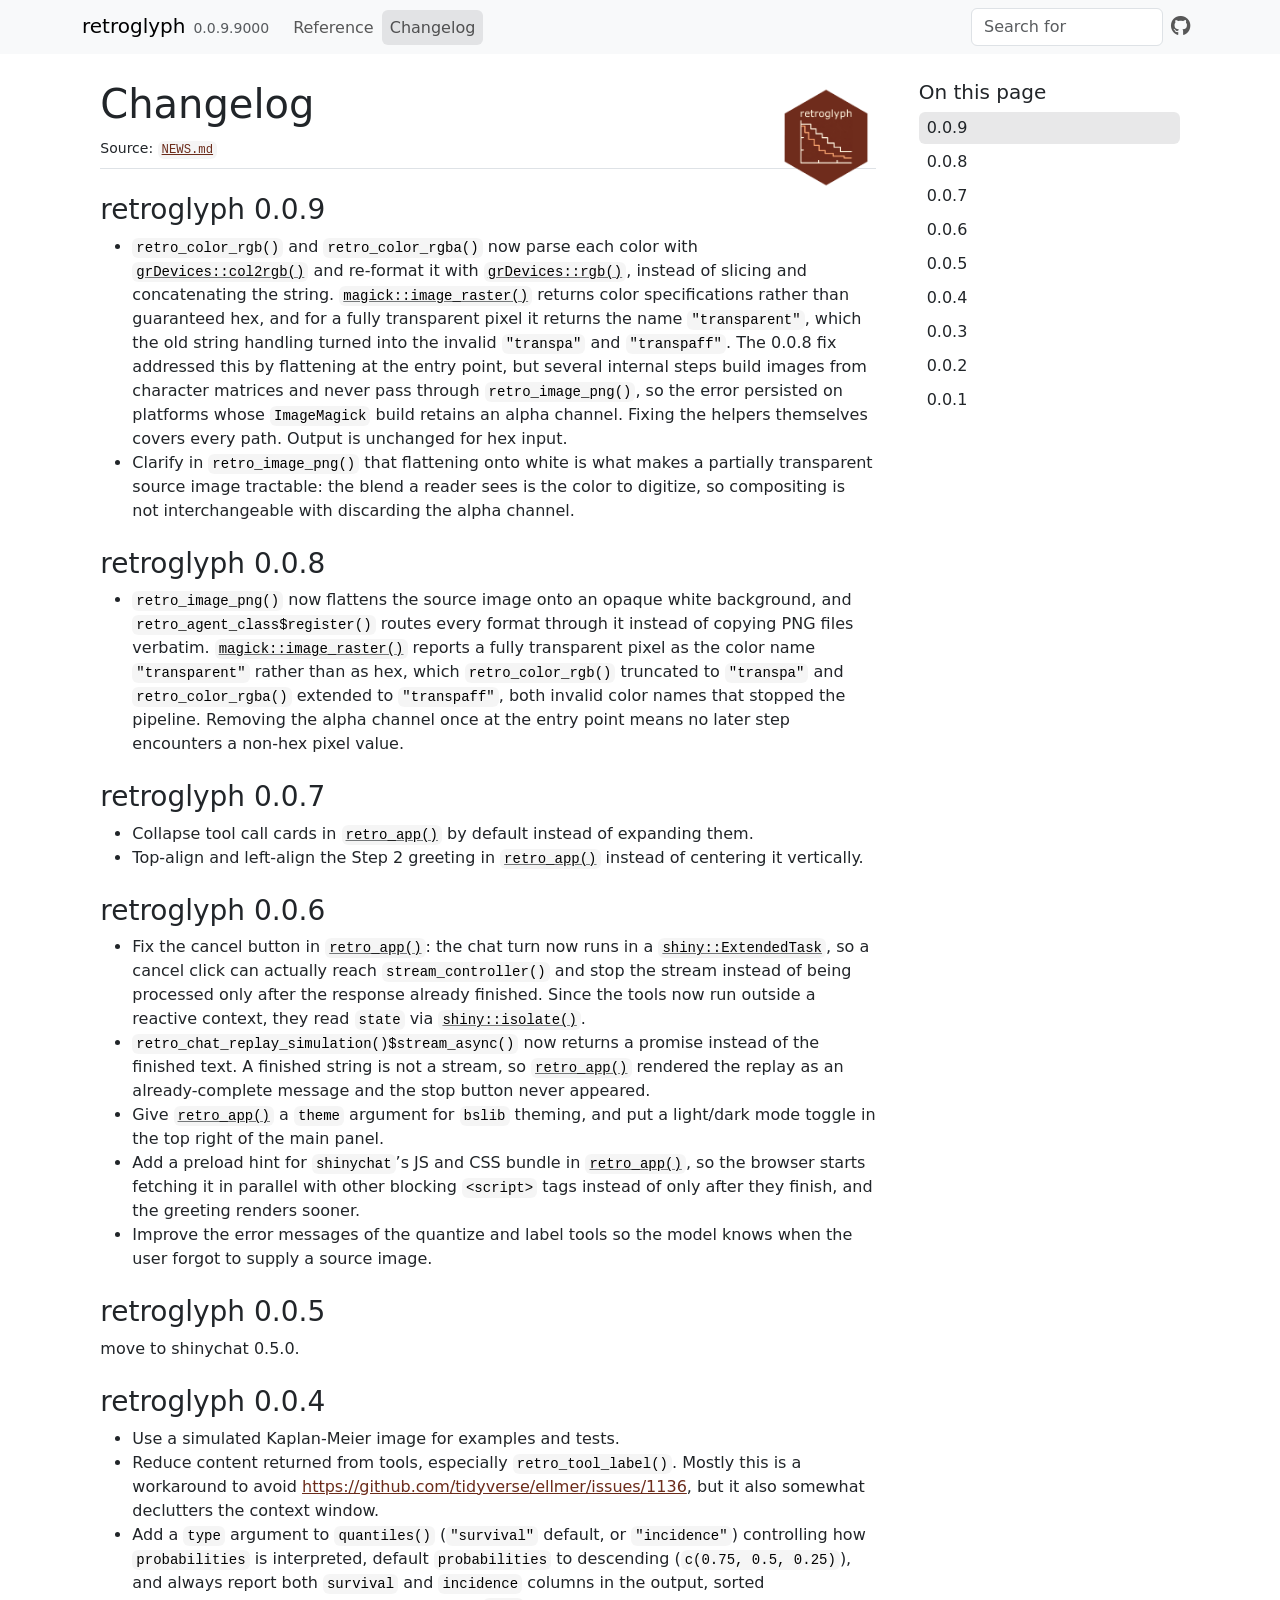
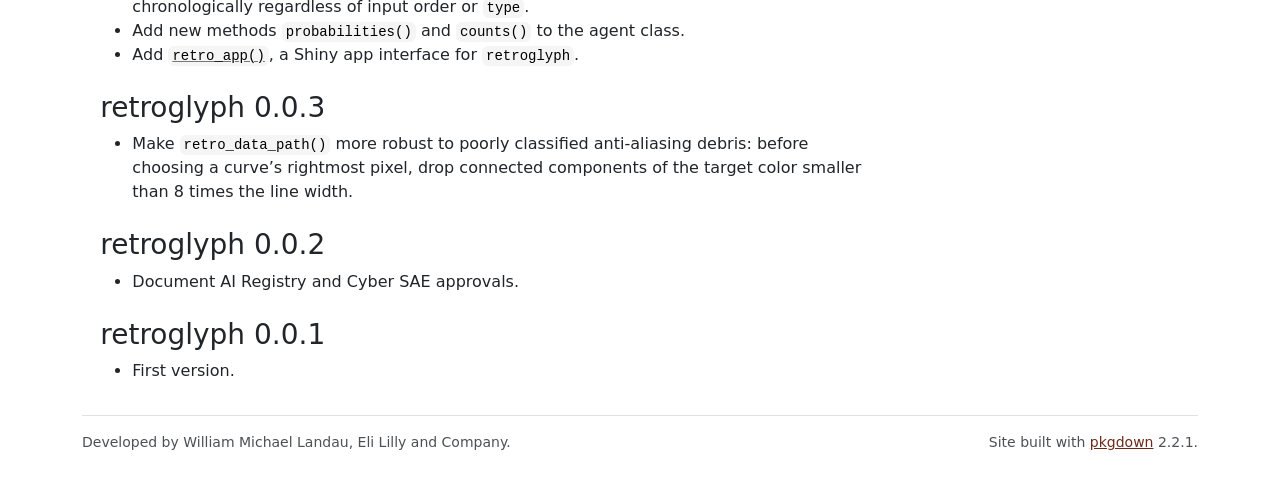
<file: news/index.html>
<!DOCTYPE html>
<!-- Generated by pkgdown: do not edit by hand --><html lang="en-US"><head><meta http-equiv="Content-Type" content="text/html; charset=UTF-8"><meta charset="utf-8"><meta http-equiv="X-UA-Compatible" content="IE=edge"><meta name="viewport" content="width=device-width, initial-scale=1, shrink-to-fit=no"><title>Changelog • retroglyph</title><!-- favicons --><link rel="icon" type="image/png" sizes="96x96" href="../favicon-96x96.png"><link rel="icon" type="”image/svg+xml”" href="../favicon.svg"><link rel="apple-touch-icon" sizes="180x180" href="../apple-touch-icon.png"><link rel="icon" sizes="any" href="../favicon.ico"><link rel="manifest" href="../site.webmanifest"><script src="../deps/jquery-3.6.0/jquery-3.6.0.min.js"></script><meta name="viewport" content="width=device-width, initial-scale=1, shrink-to-fit=no"><link href="../deps/bootstrap-5.3.8/bootstrap.min.css" rel="stylesheet"><script src="../deps/bootstrap-5.3.8/bootstrap.bundle.min.js"></script><link href="../deps/font-awesome-6.5.2/css/all.min.css" rel="stylesheet"><link href="../deps/font-awesome-6.5.2/css/v4-shims.min.css" rel="stylesheet"><script src="../deps/headroom-0.11.0/headroom.min.js"></script><script src="../deps/headroom-0.11.0/jQuery.headroom.min.js"></script><script src="../deps/bootstrap-toc-1.0.1/bootstrap-toc.min.js"></script><script src="../deps/clipboard.js-2.0.11/clipboard.min.js"></script><script src="../deps/search-1.0.0/autocomplete.jquery.min.js"></script><script src="../deps/search-1.0.0/fuse.min.js"></script><script src="../deps/search-1.0.0/mark.min.js"></script><!-- pkgdown --><script src="../pkgdown.js"></script><meta property="og:title" content="Changelog"><meta property="og:image" content="https://wlandau.github.io/retroglyph/logo.png"></head><body>
    <a href="#main" class="visually-hidden-focusable">Skip to contents</a>


    <nav class="navbar navbar-expand-lg fixed-top bg-light" data-bs-theme="light" aria-label="Site navigation"><div class="container">

    <a class="navbar-brand me-2" href="../index.html">retroglyph</a>

    <small class="nav-text text-muted me-auto" data-bs-toggle="tooltip" data-bs-placement="bottom" title="">0.0.9.9000</small>


    <button class="navbar-toggler" type="button" data-bs-toggle="collapse" data-bs-target="#navbar" aria-controls="navbar" aria-expanded="false" aria-label="Toggle navigation">
      <span class="navbar-toggler-icon"></span>
    </button>

    <div id="navbar" class="collapse navbar-collapse ms-3">
      <ul class="navbar-nav me-auto"><li class="nav-item"><a class="nav-link" href="../reference/index.html">Reference</a></li>
<li class="active nav-item"><a class="nav-link" href="../news/index.html">Changelog</a></li>
      </ul><ul class="navbar-nav"><li class="nav-item"><form class="form-inline" role="search">
 <input class="form-control" type="search" name="search-input" id="search-input" autocomplete="off" aria-label="Search site" placeholder="Search for" data-search-index="../search.json"></form></li>
<li class="nav-item"><a class="external-link nav-link" href="https://github.com/wlandau/retroglyph" aria-label="GitHub"><span class="fa fab fa-github fa-lg"></span></a></li>
      </ul></div>


  </div>
</nav><div class="container template-news">
<div class="row">
  <main id="main" class="col-md-9"><div class="page-header">
      <img src="../logo.png" class="logo" alt=""><h1>Changelog</h1>
      <small>Source: <a href="https://github.com/wlandau/retroglyph/NEWS.md" class="external-link"><code>NEWS.md</code></a></small>
    </div>

    <div class="section level2">
<h2 class="pkg-version" data-toc-text="0.0.9" id="retroglyph-009">retroglyph 0.0.9<a class="anchor" aria-label="anchor" href="#retroglyph-009"></a></h2>
<ul><li>
<code>retro_color_rgb()</code> and <code>retro_color_rgba()</code> now parse each color with <code><a href="https://rdrr.io/r/grDevices/col2rgb.html" class="external-link">grDevices::col2rgb()</a></code> and re-format it with <code><a href="https://rdrr.io/r/grDevices/rgb.html" class="external-link">grDevices::rgb()</a></code>, instead of slicing and concatenating the string. <code><a href="https://docs.ropensci.org/magick/reference/editing.html" class="external-link">magick::image_raster()</a></code> returns color specifications rather than guaranteed hex, and for a fully transparent pixel it returns the name <code>"transparent"</code>, which the old string handling turned into the invalid <code>"transpa"</code> and <code>"transpaff"</code>. The 0.0.8 fix addressed this by flattening at the entry point, but several internal steps build images from character matrices and never pass through <code>retro_image_png()</code>, so the error persisted on platforms whose <code>ImageMagick</code> build retains an alpha channel. Fixing the helpers themselves covers every path. Output is unchanged for hex input.</li>
<li>Clarify in <code>retro_image_png()</code> that flattening onto white is what makes a partially transparent source image tractable: the blend a reader sees is the color to digitize, so compositing is not interchangeable with discarding the alpha channel.</li>
</ul></div>
    <div class="section level2">
<h2 class="pkg-version" data-toc-text="0.0.8" id="retroglyph-008">retroglyph 0.0.8<a class="anchor" aria-label="anchor" href="#retroglyph-008"></a></h2>
<ul><li>
<code>retro_image_png()</code> now flattens the source image onto an opaque white background, and <code>retro_agent_class$register()</code> routes every format through it instead of copying PNG files verbatim. <code><a href="https://docs.ropensci.org/magick/reference/editing.html" class="external-link">magick::image_raster()</a></code> reports a fully transparent pixel as the color name <code>"transparent"</code> rather than as hex, which <code>retro_color_rgb()</code> truncated to <code>"transpa"</code> and <code>retro_color_rgba()</code> extended to <code>"transpaff"</code>, both invalid color names that stopped the pipeline. Removing the alpha channel once at the entry point means no later step encounters a non-hex pixel value.</li>
</ul></div>
    <div class="section level2">
<h2 class="pkg-version" data-toc-text="0.0.7" id="retroglyph-007">retroglyph 0.0.7<a class="anchor" aria-label="anchor" href="#retroglyph-007"></a></h2>
<ul><li>Collapse tool call cards in <code><a href="../reference/retro_app.html">retro_app()</a></code> by default instead of expanding them.</li>
<li>Top-align and left-align the Step 2 greeting in <code><a href="../reference/retro_app.html">retro_app()</a></code> instead of centering it vertically.</li>
</ul></div>
    <div class="section level2">
<h2 class="pkg-version" data-toc-text="0.0.6" id="retroglyph-006">retroglyph 0.0.6<a class="anchor" aria-label="anchor" href="#retroglyph-006"></a></h2>
<ul><li>Fix the cancel button in <code><a href="../reference/retro_app.html">retro_app()</a></code>: the chat turn now runs in a <code><a href="https://rdrr.io/pkg/shiny/man/ExtendedTask.html" class="external-link">shiny::ExtendedTask</a></code>, so a cancel click can actually reach <code>stream_controller()</code> and stop the stream instead of being processed only after the response already finished. Since the tools now run outside a reactive context, they read <code>state</code> via <code><a href="https://rdrr.io/pkg/shiny/man/isolate.html" class="external-link">shiny::isolate()</a></code>.</li>
<li>
<code>retro_chat_replay_simulation()$stream_async()</code> now returns a promise instead of the finished text. A finished string is not a stream, so <code><a href="../reference/retro_app.html">retro_app()</a></code> rendered the replay as an already-complete message and the stop button never appeared.</li>
<li>Give <code><a href="../reference/retro_app.html">retro_app()</a></code> a <code>theme</code> argument for <code>bslib</code> theming, and put a light/dark mode toggle in the top right of the main panel.</li>
<li>Add a preload hint for <code>shinychat</code>’s JS and CSS bundle in <code><a href="../reference/retro_app.html">retro_app()</a></code>, so the browser starts fetching it in parallel with other blocking <code>&lt;script&gt;</code> tags instead of only after they finish, and the greeting renders sooner.</li>
<li>Improve the error messages of the quantize and label tools so the model knows when the user forgot to supply a source image.</li>
</ul></div>
    <div class="section level2">
<h2 class="pkg-version" data-toc-text="0.0.5" id="retroglyph-005">retroglyph 0.0.5<a class="anchor" aria-label="anchor" href="#retroglyph-005"></a></h2>
<p>move to shinychat 0.5.0.</p>
</div>
    <div class="section level2">
<h2 class="pkg-version" data-toc-text="0.0.4" id="retroglyph-004">retroglyph 0.0.4<a class="anchor" aria-label="anchor" href="#retroglyph-004"></a></h2>
<ul><li>Use a simulated Kaplan-Meier image for examples and tests.</li>
<li>Reduce content returned from tools, especially <code>retro_tool_label()</code>. Mostly this is a workaround to avoid <a href="https://github.com/tidyverse/ellmer/issues/1136" class="external-link uri">https://github.com/tidyverse/ellmer/issues/1136</a>, but it also somewhat declutters the context window.</li>
<li>Add a <code>type</code> argument to <code>quantiles()</code> (<code>"survival"</code> default, or <code>"incidence"</code>) controlling how <code>probabilities</code> is interpreted, default <code>probabilities</code> to descending (<code>c(0.75, 0.5, 0.25)</code>), and always report both <code>survival</code> and <code>incidence</code> columns in the output, sorted chronologically regardless of input order or <code>type</code>.</li>
<li>Add new methods <code>probabilities()</code> and <code>counts()</code> to the agent class.</li>
<li>Add <code><a href="../reference/retro_app.html">retro_app()</a></code>, a Shiny app interface for <code>retroglyph</code>.</li>
</ul></div>
    <div class="section level2">
<h2 class="pkg-version" data-toc-text="0.0.3" id="retroglyph-003">retroglyph 0.0.3<a class="anchor" aria-label="anchor" href="#retroglyph-003"></a></h2>
<ul><li>Make <code>retro_data_path()</code> more robust to poorly classified anti-aliasing debris: before choosing a curve’s rightmost pixel, drop connected components of the target color smaller than 8 times the line width.</li>
</ul></div>
    <div class="section level2">
<h2 class="pkg-version" data-toc-text="0.0.2" id="retroglyph-002">retroglyph 0.0.2<a class="anchor" aria-label="anchor" href="#retroglyph-002"></a></h2>
<ul><li>Document AI Registry and Cyber SAE approvals.</li>
</ul></div>
    <div class="section level2">
<h2 class="pkg-version" data-toc-text="0.0.1" id="retroglyph-001">retroglyph 0.0.1<a class="anchor" aria-label="anchor" href="#retroglyph-001"></a></h2>
<ul><li>First version.</li>
</ul></div>
  </main><aside class="col-md-3"><nav id="toc" aria-label="Table of contents"><h2>On this page</h2>
    </nav></aside></div>


    <footer><div class="pkgdown-footer-left">
  <p>Developed by William Michael Landau, Eli Lilly and Company.</p>
</div>

<div class="pkgdown-footer-right">
  <p>Site built with <a href="https://pkgdown.r-lib.org/" class="external-link">pkgdown</a> 2.2.1.</p>
</div>

    </footer></div>





  </body></html>
</file>
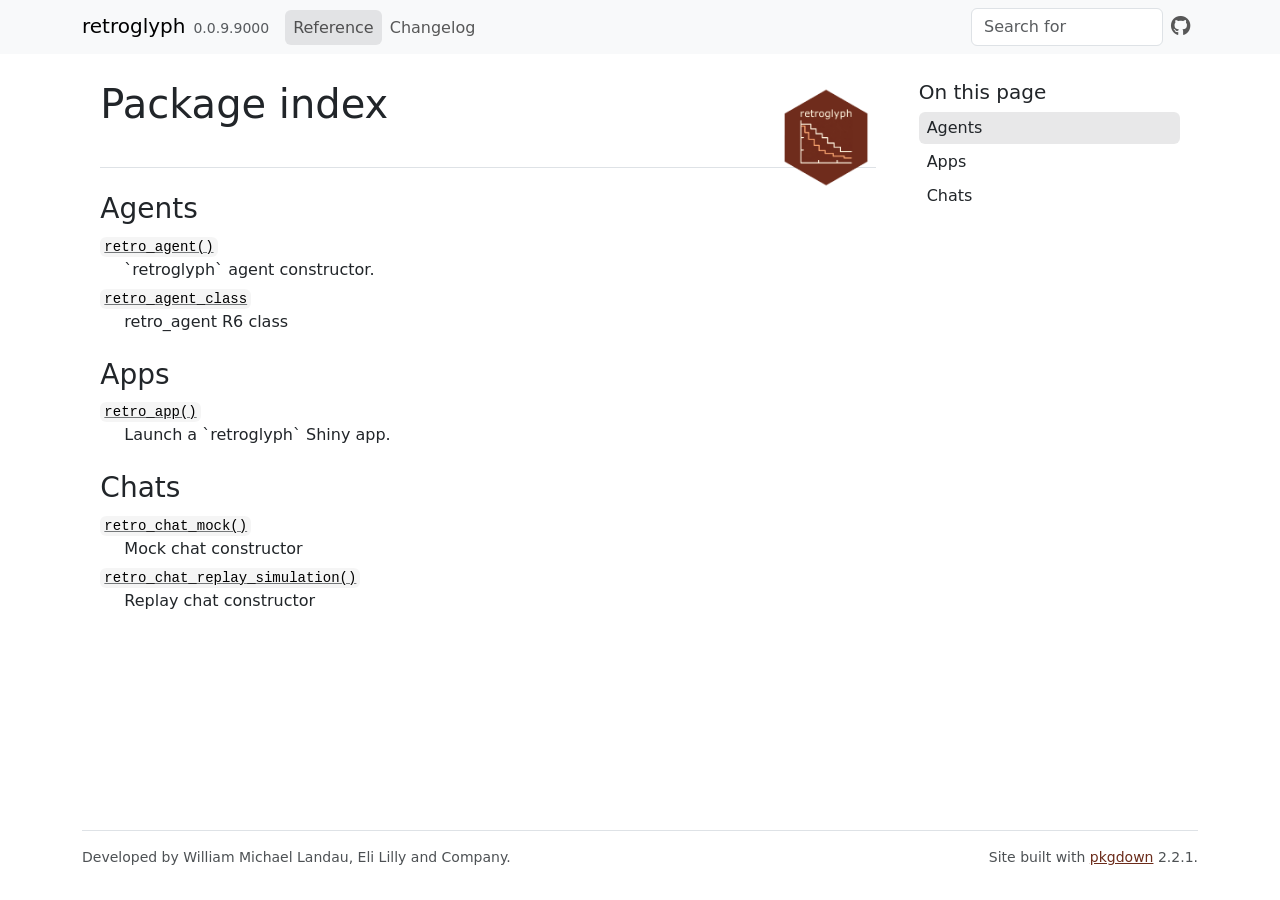
<file: reference/index.html>
<!DOCTYPE html>
<!-- Generated by pkgdown: do not edit by hand --><html lang="en-US"><head><meta http-equiv="Content-Type" content="text/html; charset=UTF-8"><meta charset="utf-8"><meta http-equiv="X-UA-Compatible" content="IE=edge"><meta name="viewport" content="width=device-width, initial-scale=1, shrink-to-fit=no"><title>Package index • retroglyph</title><!-- favicons --><link rel="icon" type="image/png" sizes="96x96" href="../favicon-96x96.png"><link rel="icon" type="”image/svg+xml”" href="../favicon.svg"><link rel="apple-touch-icon" sizes="180x180" href="../apple-touch-icon.png"><link rel="icon" sizes="any" href="../favicon.ico"><link rel="manifest" href="../site.webmanifest"><script src="../deps/jquery-3.6.0/jquery-3.6.0.min.js"></script><meta name="viewport" content="width=device-width, initial-scale=1, shrink-to-fit=no"><link href="../deps/bootstrap-5.3.8/bootstrap.min.css" rel="stylesheet"><script src="../deps/bootstrap-5.3.8/bootstrap.bundle.min.js"></script><link href="../deps/font-awesome-6.5.2/css/all.min.css" rel="stylesheet"><link href="../deps/font-awesome-6.5.2/css/v4-shims.min.css" rel="stylesheet"><script src="../deps/headroom-0.11.0/headroom.min.js"></script><script src="../deps/headroom-0.11.0/jQuery.headroom.min.js"></script><script src="../deps/bootstrap-toc-1.0.1/bootstrap-toc.min.js"></script><script src="../deps/clipboard.js-2.0.11/clipboard.min.js"></script><script src="../deps/search-1.0.0/autocomplete.jquery.min.js"></script><script src="../deps/search-1.0.0/fuse.min.js"></script><script src="../deps/search-1.0.0/mark.min.js"></script><!-- pkgdown --><script src="../pkgdown.js"></script><meta property="og:title" content="Package index"><meta property="og:image" content="https://wlandau.github.io/retroglyph/logo.png"></head><body>
    <a href="#main" class="visually-hidden-focusable">Skip to contents</a>


    <nav class="navbar navbar-expand-lg fixed-top bg-light" data-bs-theme="light" aria-label="Site navigation"><div class="container">

    <a class="navbar-brand me-2" href="../index.html">retroglyph</a>

    <small class="nav-text text-muted me-auto" data-bs-toggle="tooltip" data-bs-placement="bottom" title="">0.0.9.9000</small>


    <button class="navbar-toggler" type="button" data-bs-toggle="collapse" data-bs-target="#navbar" aria-controls="navbar" aria-expanded="false" aria-label="Toggle navigation">
      <span class="navbar-toggler-icon"></span>
    </button>

    <div id="navbar" class="collapse navbar-collapse ms-3">
      <ul class="navbar-nav me-auto"><li class="active nav-item"><a class="nav-link" href="../reference/index.html">Reference</a></li>
<li class="nav-item"><a class="nav-link" href="../news/index.html">Changelog</a></li>
      </ul><ul class="navbar-nav"><li class="nav-item"><form class="form-inline" role="search">
 <input class="form-control" type="search" name="search-input" id="search-input" autocomplete="off" aria-label="Search site" placeholder="Search for" data-search-index="../search.json"></form></li>
<li class="nav-item"><a class="external-link nav-link" href="https://github.com/wlandau/retroglyph" aria-label="GitHub"><span class="fa fab fa-github fa-lg"></span></a></li>
      </ul></div>


  </div>
</nav><div class="container template-reference-index">
<div class="row">
  <main id="main" class="col-md-9"><div class="page-header">
      <img src="../logo.png" class="logo" alt=""><h1>Package index</h1>
    </div>

    <div class="section level2">
      <h2 id="agents">Agents<a class="anchor" aria-label="anchor" href="#agents"></a></h2>



      <dl></dl></div><div class="section level2">




      <dl><dt>

          <code><a href="retro_agent.html">retro_agent()</a></code>

        </dt>
        <dd>`retroglyph` agent constructor.</dd>

        <dt>

          <code><a href="retro_agent_class.html">retro_agent_class</a></code>

        </dt>
        <dd>retro_agent R6 class</dd>
      </dl></div><div class="section level2">
      <h2 id="apps">Apps<a class="anchor" aria-label="anchor" href="#apps"></a></h2>



      <dl></dl></div><div class="section level2">




      <dl><dt>

          <code><a href="retro_app.html">retro_app()</a></code>

        </dt>
        <dd>Launch a `retroglyph` Shiny app.</dd>
      </dl></div><div class="section level2">
      <h2 id="chats">Chats<a class="anchor" aria-label="anchor" href="#chats"></a></h2>



      <dl></dl></div><div class="section level2">




      <dl><dt>

          <code><a href="retro_chat_mock.html">retro_chat_mock()</a></code>

        </dt>
        <dd>Mock chat constructor</dd>

        <dt>

          <code><a href="retro_chat_replay_simulation.html">retro_chat_replay_simulation()</a></code>

        </dt>
        <dd>Replay chat constructor</dd>
      </dl></div>
  </main><aside class="col-md-3"><nav id="toc" aria-label="Table of contents"><h2>On this page</h2>
    </nav></aside></div>


    <footer><div class="pkgdown-footer-left">
  <p>Developed by William Michael Landau, Eli Lilly and Company.</p>
</div>

<div class="pkgdown-footer-right">
  <p>Site built with <a href="https://pkgdown.r-lib.org/" class="external-link">pkgdown</a> 2.2.1.</p>
</div>

    </footer></div>





  </body></html>
</file>
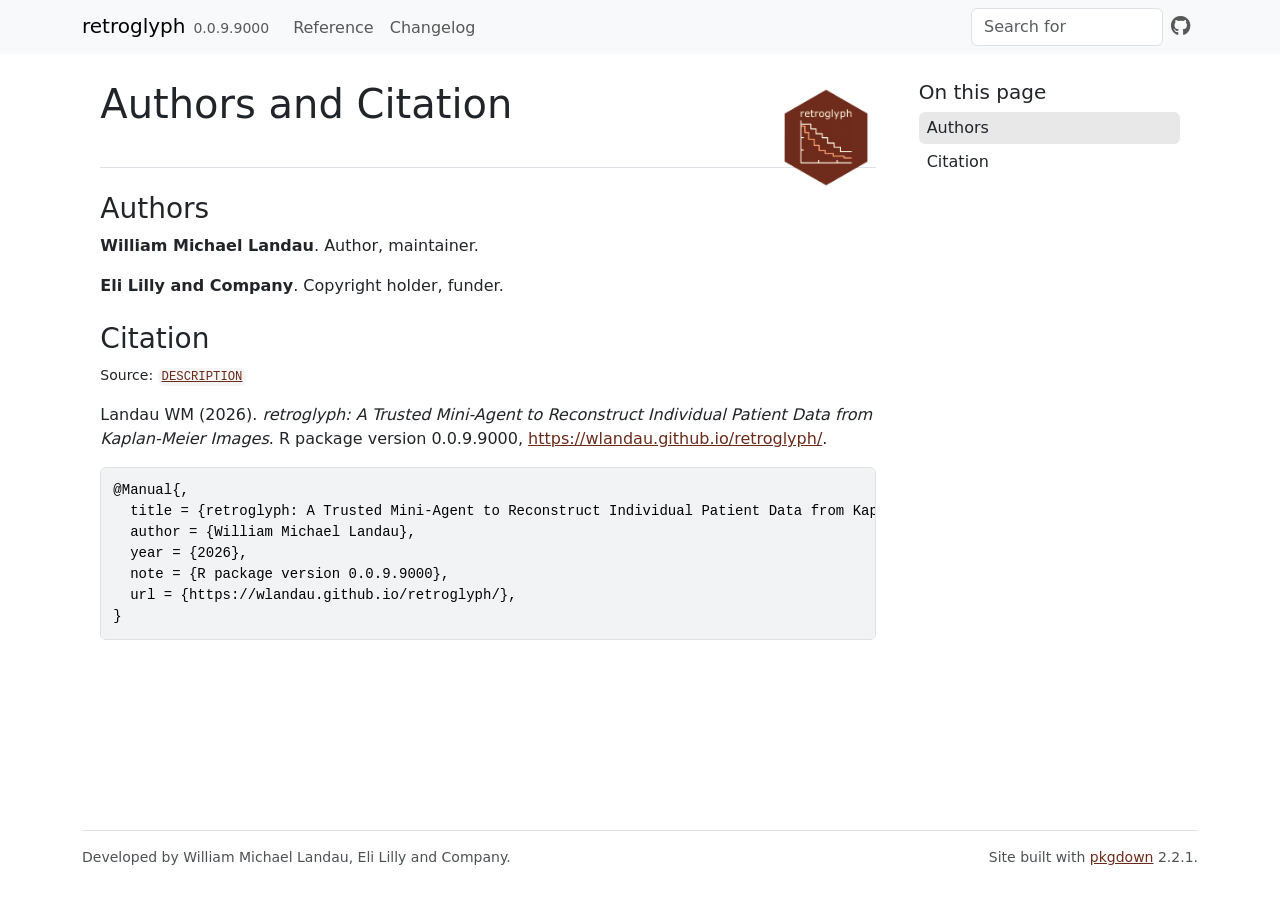
<file: authors.html>
<!DOCTYPE html>
<!-- Generated by pkgdown: do not edit by hand --><html lang="en-US"><head><meta http-equiv="Content-Type" content="text/html; charset=UTF-8"><meta charset="utf-8"><meta http-equiv="X-UA-Compatible" content="IE=edge"><meta name="viewport" content="width=device-width, initial-scale=1, shrink-to-fit=no"><title>Authors and Citation • retroglyph</title><!-- favicons --><link rel="icon" type="image/png" sizes="96x96" href="favicon-96x96.png"><link rel="icon" type="”image/svg+xml”" href="favicon.svg"><link rel="apple-touch-icon" sizes="180x180" href="apple-touch-icon.png"><link rel="icon" sizes="any" href="favicon.ico"><link rel="manifest" href="site.webmanifest"><script src="deps/jquery-3.6.0/jquery-3.6.0.min.js"></script><meta name="viewport" content="width=device-width, initial-scale=1, shrink-to-fit=no"><link href="deps/bootstrap-5.3.8/bootstrap.min.css" rel="stylesheet"><script src="deps/bootstrap-5.3.8/bootstrap.bundle.min.js"></script><link href="deps/font-awesome-6.5.2/css/all.min.css" rel="stylesheet"><link href="deps/font-awesome-6.5.2/css/v4-shims.min.css" rel="stylesheet"><script src="deps/headroom-0.11.0/headroom.min.js"></script><script src="deps/headroom-0.11.0/jQuery.headroom.min.js"></script><script src="deps/bootstrap-toc-1.0.1/bootstrap-toc.min.js"></script><script src="deps/clipboard.js-2.0.11/clipboard.min.js"></script><script src="deps/search-1.0.0/autocomplete.jquery.min.js"></script><script src="deps/search-1.0.0/fuse.min.js"></script><script src="deps/search-1.0.0/mark.min.js"></script><!-- pkgdown --><script src="pkgdown.js"></script><meta property="og:title" content="Authors and Citation"><meta property="og:image" content="https://wlandau.github.io/retroglyph/logo.png"></head><body>
    <a href="#main" class="visually-hidden-focusable">Skip to contents</a>


    <nav class="navbar navbar-expand-lg fixed-top bg-light" data-bs-theme="light" aria-label="Site navigation"><div class="container">

    <a class="navbar-brand me-2" href="index.html">retroglyph</a>

    <small class="nav-text text-muted me-auto" data-bs-toggle="tooltip" data-bs-placement="bottom" title="">0.0.9.9000</small>


    <button class="navbar-toggler" type="button" data-bs-toggle="collapse" data-bs-target="#navbar" aria-controls="navbar" aria-expanded="false" aria-label="Toggle navigation">
      <span class="navbar-toggler-icon"></span>
    </button>

    <div id="navbar" class="collapse navbar-collapse ms-3">
      <ul class="navbar-nav me-auto"><li class="nav-item"><a class="nav-link" href="reference/index.html">Reference</a></li>
<li class="nav-item"><a class="nav-link" href="news/index.html">Changelog</a></li>
      </ul><ul class="navbar-nav"><li class="nav-item"><form class="form-inline" role="search">
 <input class="form-control" type="search" name="search-input" id="search-input" autocomplete="off" aria-label="Search site" placeholder="Search for" data-search-index="search.json"></form></li>
<li class="nav-item"><a class="external-link nav-link" href="https://github.com/wlandau/retroglyph" aria-label="GitHub"><span class="fa fab fa-github fa-lg"></span></a></li>
      </ul></div>


  </div>
</nav><div class="container template-citation-authors">
<div class="row">
  <main id="main" class="col-md-9"><div class="page-header">
      <img src="logo.png" class="logo" alt=""><h1>Authors and Citation</h1>
    </div>

    <div class="section level2">
      <h2>Authors</h2>

      <ul class="list-unstyled"><li>
          <p><strong>William Michael Landau</strong>. Author, maintainer.
          </p>
        </li>
        <li>
          <p><strong> Eli Lilly and Company</strong>. Copyright holder, funder.
          </p>
        </li>
      </ul></div>

    <div class="section level2">
      <h2 id="citation">Citation</h2>
      <p><small class="dont-index">Source: <a href="https://github.com/wlandau/retroglyph/DESCRIPTION" class="external-link"><code>DESCRIPTION</code></a></small></p>

      <p>Landau WM (2026).
<em>retroglyph: A Trusted Mini-Agent to Reconstruct Individual Patient Data from Kaplan-Meier Images</em>.
R package version 0.0.9.9000, <a href="https://wlandau.github.io/retroglyph/">https://wlandau.github.io/retroglyph/</a>.
</p>
      <pre>@Manual{,
  title = {retroglyph: A Trusted Mini-Agent to Reconstruct Individual Patient Data from Kaplan-Meier Images},
  author = {William Michael Landau},
  year = {2026},
  note = {R package version 0.0.9.9000},
  url = {https://wlandau.github.io/retroglyph/},
}</pre>
    </div>

  </main><aside class="col-md-3"><nav id="toc" aria-label="Table of contents"><h2>On this page</h2>
    </nav></aside></div>


    <footer><div class="pkgdown-footer-left">
  <p>Developed by William Michael Landau, Eli Lilly and Company.</p>
</div>

<div class="pkgdown-footer-right">
  <p>Site built with <a href="https://pkgdown.r-lib.org/" class="external-link">pkgdown</a> 2.2.1.</p>
</div>

    </footer></div>





  </body></html>
</file>
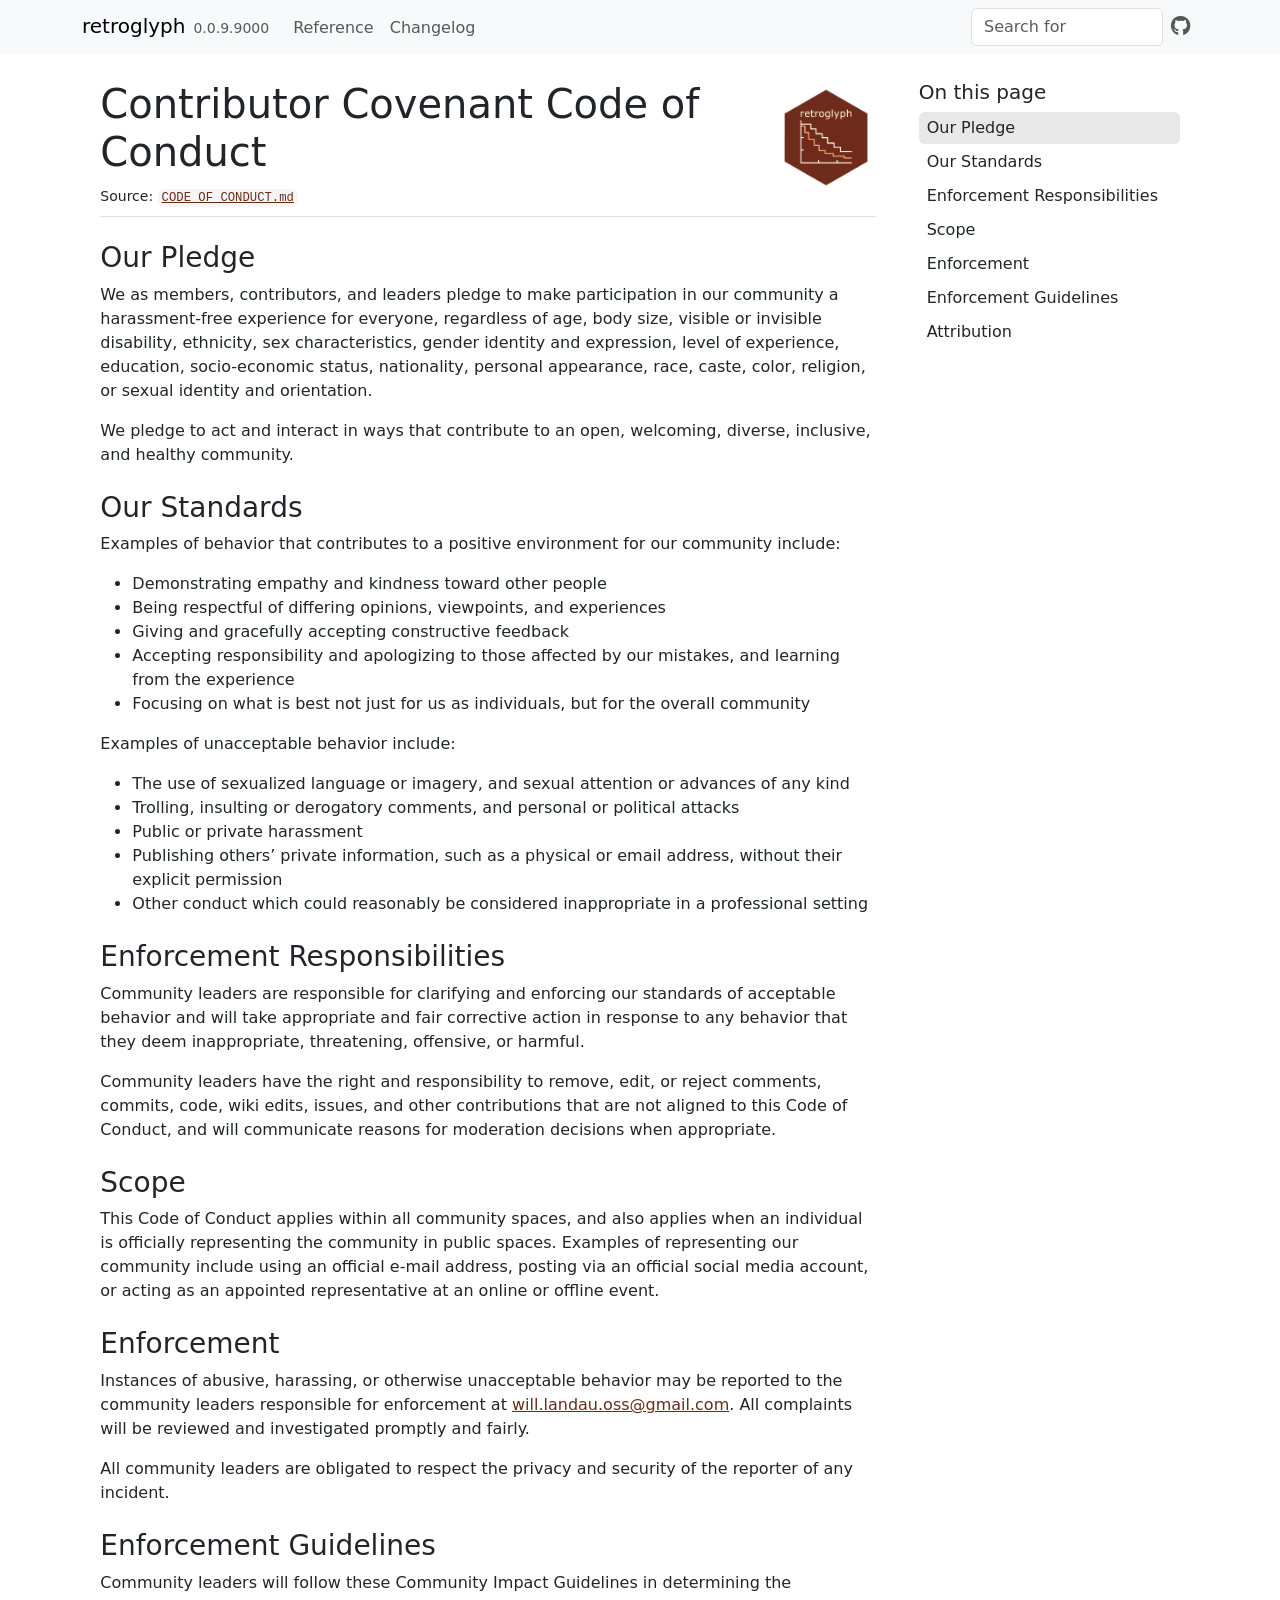
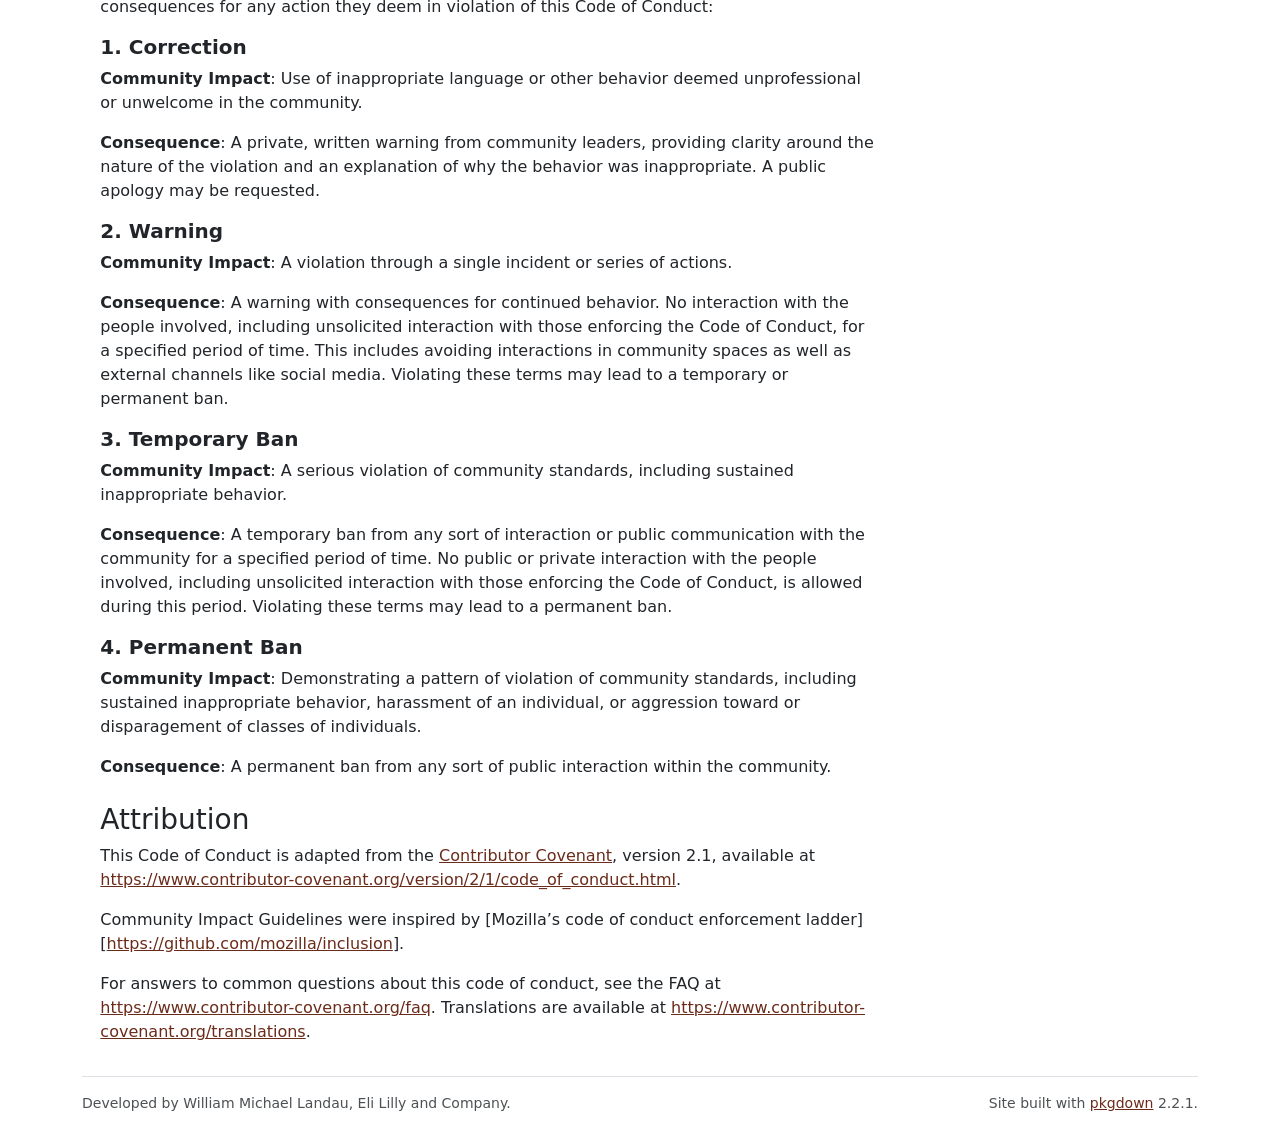
<file: CODE_OF_CONDUCT.html>
<!DOCTYPE html>
<!-- Generated by pkgdown: do not edit by hand --><html lang="en-US"><head><meta http-equiv="Content-Type" content="text/html; charset=UTF-8"><meta charset="utf-8"><meta http-equiv="X-UA-Compatible" content="IE=edge"><meta name="viewport" content="width=device-width, initial-scale=1, shrink-to-fit=no"><title>Contributor Covenant Code of Conduct • retroglyph</title><!-- favicons --><link rel="icon" type="image/png" sizes="96x96" href="favicon-96x96.png"><link rel="icon" type="”image/svg+xml”" href="favicon.svg"><link rel="apple-touch-icon" sizes="180x180" href="apple-touch-icon.png"><link rel="icon" sizes="any" href="favicon.ico"><link rel="manifest" href="site.webmanifest"><script src="deps/jquery-3.6.0/jquery-3.6.0.min.js"></script><meta name="viewport" content="width=device-width, initial-scale=1, shrink-to-fit=no"><link href="deps/bootstrap-5.3.8/bootstrap.min.css" rel="stylesheet"><script src="deps/bootstrap-5.3.8/bootstrap.bundle.min.js"></script><link href="deps/font-awesome-6.5.2/css/all.min.css" rel="stylesheet"><link href="deps/font-awesome-6.5.2/css/v4-shims.min.css" rel="stylesheet"><script src="deps/headroom-0.11.0/headroom.min.js"></script><script src="deps/headroom-0.11.0/jQuery.headroom.min.js"></script><script src="deps/bootstrap-toc-1.0.1/bootstrap-toc.min.js"></script><script src="deps/clipboard.js-2.0.11/clipboard.min.js"></script><script src="deps/search-1.0.0/autocomplete.jquery.min.js"></script><script src="deps/search-1.0.0/fuse.min.js"></script><script src="deps/search-1.0.0/mark.min.js"></script><!-- pkgdown --><script src="pkgdown.js"></script><meta property="og:title" content="Contributor Covenant Code of Conduct"><meta property="og:image" content="https://wlandau.github.io/retroglyph/logo.png"></head><body>
    <a href="#main" class="visually-hidden-focusable">Skip to contents</a>


    <nav class="navbar navbar-expand-lg fixed-top bg-light" data-bs-theme="light" aria-label="Site navigation"><div class="container">

    <a class="navbar-brand me-2" href="index.html">retroglyph</a>

    <small class="nav-text text-muted me-auto" data-bs-toggle="tooltip" data-bs-placement="bottom" title="">0.0.9.9000</small>


    <button class="navbar-toggler" type="button" data-bs-toggle="collapse" data-bs-target="#navbar" aria-controls="navbar" aria-expanded="false" aria-label="Toggle navigation">
      <span class="navbar-toggler-icon"></span>
    </button>

    <div id="navbar" class="collapse navbar-collapse ms-3">
      <ul class="navbar-nav me-auto"><li class="nav-item"><a class="nav-link" href="reference/index.html">Reference</a></li>
<li class="nav-item"><a class="nav-link" href="news/index.html">Changelog</a></li>
      </ul><ul class="navbar-nav"><li class="nav-item"><form class="form-inline" role="search">
 <input class="form-control" type="search" name="search-input" id="search-input" autocomplete="off" aria-label="Search site" placeholder="Search for" data-search-index="search.json"></form></li>
<li class="nav-item"><a class="external-link nav-link" href="https://github.com/wlandau/retroglyph" aria-label="GitHub"><span class="fa fab fa-github fa-lg"></span></a></li>
      </ul></div>


  </div>
</nav><div class="container template-title-body">
<div class="row">
  <main id="main" class="col-md-9"><div class="page-header">
      <img src="logo.png" class="logo" alt=""><h1>Contributor Covenant Code of Conduct</h1>
      <small class="dont-index">Source: <a href="https://github.com/wlandau/retroglyph/CODE_OF_CONDUCT.md" class="external-link"><code>CODE_OF_CONDUCT.md</code></a></small>
    </div>

<div id="contributor-covenant-code-of-conduct" class="section level1">

<div class="section level2">
<h2 id="our-pledge">Our Pledge<a class="anchor" aria-label="anchor" href="#our-pledge"></a></h2>
<p>We as members, contributors, and leaders pledge to make participation in our community a harassment-free experience for everyone, regardless of age, body size, visible or invisible disability, ethnicity, sex characteristics, gender identity and expression, level of experience, education, socio-economic status, nationality, personal appearance, race, caste, color, religion, or sexual identity and orientation.</p>
<p>We pledge to act and interact in ways that contribute to an open, welcoming, diverse, inclusive, and healthy community.</p>
</div>
<div class="section level2">
<h2 id="our-standards">Our Standards<a class="anchor" aria-label="anchor" href="#our-standards"></a></h2>
<p>Examples of behavior that contributes to a positive environment for our community include:</p>
<ul><li>Demonstrating empathy and kindness toward other people</li>
<li>Being respectful of differing opinions, viewpoints, and experiences</li>
<li>Giving and gracefully accepting constructive feedback</li>
<li>Accepting responsibility and apologizing to those affected by our mistakes, and learning from the experience</li>
<li>Focusing on what is best not just for us as individuals, but for the overall community</li>
</ul><p>Examples of unacceptable behavior include:</p>
<ul><li>The use of sexualized language or imagery, and sexual attention or advances of any kind</li>
<li>Trolling, insulting or derogatory comments, and personal or political attacks</li>
<li>Public or private harassment</li>
<li>Publishing others’ private information, such as a physical or email address, without their explicit permission</li>
<li>Other conduct which could reasonably be considered inappropriate in a professional setting</li>
</ul></div>
<div class="section level2">
<h2 id="enforcement-responsibilities">Enforcement Responsibilities<a class="anchor" aria-label="anchor" href="#enforcement-responsibilities"></a></h2>
<p>Community leaders are responsible for clarifying and enforcing our standards of acceptable behavior and will take appropriate and fair corrective action in response to any behavior that they deem inappropriate, threatening, offensive, or harmful.</p>
<p>Community leaders have the right and responsibility to remove, edit, or reject comments, commits, code, wiki edits, issues, and other contributions that are not aligned to this Code of Conduct, and will communicate reasons for moderation decisions when appropriate.</p>
</div>
<div class="section level2">
<h2 id="scope">Scope<a class="anchor" aria-label="anchor" href="#scope"></a></h2>
<p>This Code of Conduct applies within all community spaces, and also applies when an individual is officially representing the community in public spaces. Examples of representing our community include using an official e-mail address, posting via an official social media account, or acting as an appointed representative at an online or offline event.</p>
</div>
<div class="section level2">
<h2 id="enforcement">Enforcement<a class="anchor" aria-label="anchor" href="#enforcement"></a></h2>
<p>Instances of abusive, harassing, or otherwise unacceptable behavior may be reported to the community leaders responsible for enforcement at <a href="mailto:will.landau.oss@gmail.com" class="email">will.landau.oss@gmail.com</a>. All complaints will be reviewed and investigated promptly and fairly.</p>
<p>All community leaders are obligated to respect the privacy and security of the reporter of any incident.</p>
</div>
<div class="section level2">
<h2 id="enforcement-guidelines">Enforcement Guidelines<a class="anchor" aria-label="anchor" href="#enforcement-guidelines"></a></h2>
<p>Community leaders will follow these Community Impact Guidelines in determining the consequences for any action they deem in violation of this Code of Conduct:</p>
<div class="section level3">
<h3 id="id_1-correction">1. Correction<a class="anchor" aria-label="anchor" href="#id_1-correction"></a></h3>
<p><strong>Community Impact</strong>: Use of inappropriate language or other behavior deemed unprofessional or unwelcome in the community.</p>
<p><strong>Consequence</strong>: A private, written warning from community leaders, providing clarity around the nature of the violation and an explanation of why the behavior was inappropriate. A public apology may be requested.</p>
</div>
<div class="section level3">
<h3 id="id_2-warning">2. Warning<a class="anchor" aria-label="anchor" href="#id_2-warning"></a></h3>
<p><strong>Community Impact</strong>: A violation through a single incident or series of actions.</p>
<p><strong>Consequence</strong>: A warning with consequences for continued behavior. No interaction with the people involved, including unsolicited interaction with those enforcing the Code of Conduct, for a specified period of time. This includes avoiding interactions in community spaces as well as external channels like social media. Violating these terms may lead to a temporary or permanent ban.</p>
</div>
<div class="section level3">
<h3 id="id_3-temporary-ban">3. Temporary Ban<a class="anchor" aria-label="anchor" href="#id_3-temporary-ban"></a></h3>
<p><strong>Community Impact</strong>: A serious violation of community standards, including sustained inappropriate behavior.</p>
<p><strong>Consequence</strong>: A temporary ban from any sort of interaction or public communication with the community for a specified period of time. No public or private interaction with the people involved, including unsolicited interaction with those enforcing the Code of Conduct, is allowed during this period. Violating these terms may lead to a permanent ban.</p>
</div>
<div class="section level3">
<h3 id="id_4-permanent-ban">4. Permanent Ban<a class="anchor" aria-label="anchor" href="#id_4-permanent-ban"></a></h3>
<p><strong>Community Impact</strong>: Demonstrating a pattern of violation of community standards, including sustained inappropriate behavior, harassment of an individual, or aggression toward or disparagement of classes of individuals.</p>
<p><strong>Consequence</strong>: A permanent ban from any sort of public interaction within the community.</p>
</div>
</div>
<div class="section level2">
<h2 id="attribution">Attribution<a class="anchor" aria-label="anchor" href="#attribution"></a></h2>
<p>This Code of Conduct is adapted from the <a href="https://www.contributor-covenant.org" class="external-link">Contributor Covenant</a>, version 2.1, available at <a href="https://www.contributor-covenant.org/version/2/1/code_of_conduct.html" class="external-link uri">https://www.contributor-covenant.org/version/2/1/code_of_conduct.html</a>.</p>
<p>Community Impact Guidelines were inspired by [Mozilla’s code of conduct enforcement ladder][<a href="https://github.com/mozilla/inclusion" class="external-link uri">https://github.com/mozilla/inclusion</a>].</p>
<p>For answers to common questions about this code of conduct, see the FAQ at <a href="https://www.contributor-covenant.org/faq" class="external-link uri">https://www.contributor-covenant.org/faq</a>. Translations are available at <a href="https://www.contributor-covenant.org/translations" class="external-link uri">https://www.contributor-covenant.org/translations</a>.</p>
</div>
</div>

  </main><aside class="col-md-3"><nav id="toc" aria-label="Table of contents"><h2>On this page</h2>
    </nav></aside></div>


    <footer><div class="pkgdown-footer-left">
  <p>Developed by William Michael Landau, Eli Lilly and Company.</p>
</div>

<div class="pkgdown-footer-right">
  <p>Site built with <a href="https://pkgdown.r-lib.org/" class="external-link">pkgdown</a> 2.2.1.</p>
</div>

    </footer></div>





  </body></html>
</file>
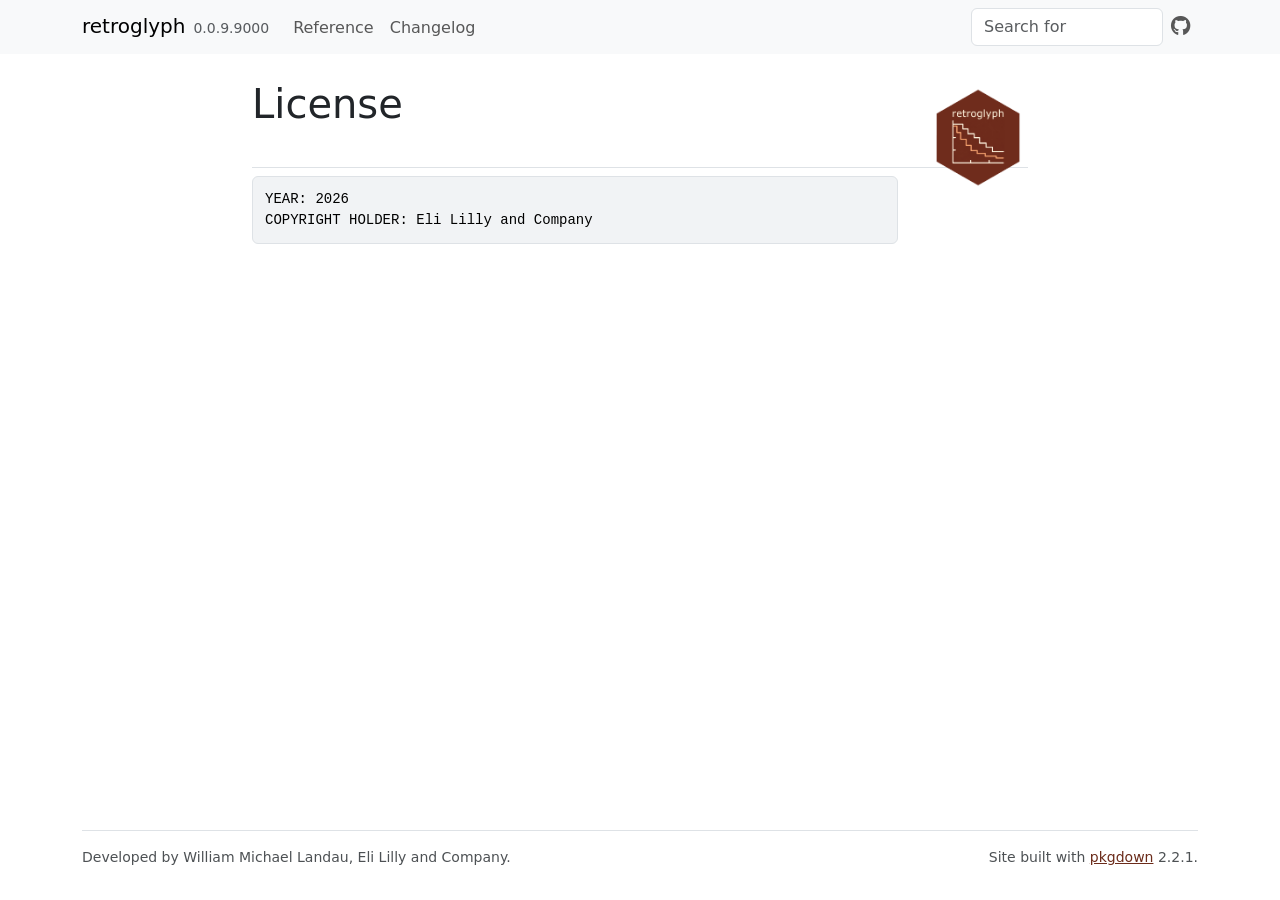
<file: LICENSE-text.html>
<!DOCTYPE html>
<!-- Generated by pkgdown: do not edit by hand --><html lang="en-US"><head><meta http-equiv="Content-Type" content="text/html; charset=UTF-8"><meta charset="utf-8"><meta http-equiv="X-UA-Compatible" content="IE=edge"><meta name="viewport" content="width=device-width, initial-scale=1, shrink-to-fit=no"><title>License • retroglyph</title><!-- favicons --><link rel="icon" type="image/png" sizes="96x96" href="favicon-96x96.png"><link rel="icon" type="”image/svg+xml”" href="favicon.svg"><link rel="apple-touch-icon" sizes="180x180" href="apple-touch-icon.png"><link rel="icon" sizes="any" href="favicon.ico"><link rel="manifest" href="site.webmanifest"><script src="deps/jquery-3.6.0/jquery-3.6.0.min.js"></script><meta name="viewport" content="width=device-width, initial-scale=1, shrink-to-fit=no"><link href="deps/bootstrap-5.3.8/bootstrap.min.css" rel="stylesheet"><script src="deps/bootstrap-5.3.8/bootstrap.bundle.min.js"></script><link href="deps/font-awesome-6.5.2/css/all.min.css" rel="stylesheet"><link href="deps/font-awesome-6.5.2/css/v4-shims.min.css" rel="stylesheet"><script src="deps/headroom-0.11.0/headroom.min.js"></script><script src="deps/headroom-0.11.0/jQuery.headroom.min.js"></script><script src="deps/bootstrap-toc-1.0.1/bootstrap-toc.min.js"></script><script src="deps/clipboard.js-2.0.11/clipboard.min.js"></script><script src="deps/search-1.0.0/autocomplete.jquery.min.js"></script><script src="deps/search-1.0.0/fuse.min.js"></script><script src="deps/search-1.0.0/mark.min.js"></script><!-- pkgdown --><script src="pkgdown.js"></script><meta property="og:title" content="License"><meta property="og:image" content="https://wlandau.github.io/retroglyph/logo.png"></head><body>
    <a href="#main" class="visually-hidden-focusable">Skip to contents</a>


    <nav class="navbar navbar-expand-lg fixed-top bg-light" data-bs-theme="light" aria-label="Site navigation"><div class="container">

    <a class="navbar-brand me-2" href="index.html">retroglyph</a>

    <small class="nav-text text-muted me-auto" data-bs-toggle="tooltip" data-bs-placement="bottom" title="">0.0.9.9000</small>


    <button class="navbar-toggler" type="button" data-bs-toggle="collapse" data-bs-target="#navbar" aria-controls="navbar" aria-expanded="false" aria-label="Toggle navigation">
      <span class="navbar-toggler-icon"></span>
    </button>

    <div id="navbar" class="collapse navbar-collapse ms-3">
      <ul class="navbar-nav me-auto"><li class="nav-item"><a class="nav-link" href="reference/index.html">Reference</a></li>
<li class="nav-item"><a class="nav-link" href="news/index.html">Changelog</a></li>
      </ul><ul class="navbar-nav"><li class="nav-item"><form class="form-inline" role="search">
 <input class="form-control" type="search" name="search-input" id="search-input" autocomplete="off" aria-label="Search site" placeholder="Search for" data-search-index="search.json"></form></li>
<li class="nav-item"><a class="external-link nav-link" href="https://github.com/wlandau/retroglyph" aria-label="GitHub"><span class="fa fab fa-github fa-lg"></span></a></li>
      </ul></div>


  </div>
</nav><div class="container template-title-body">
<div class="row">
  <main id="main" class="col-md-9"><div class="page-header">
      <img src="logo.png" class="logo" alt=""><h1>License</h1>

    </div>

<pre>YEAR: 2026
COPYRIGHT HOLDER: Eli Lilly and Company
</pre>

  </main></div>


    <footer><div class="pkgdown-footer-left">
  <p>Developed by William Michael Landau, Eli Lilly and Company.</p>
</div>

<div class="pkgdown-footer-right">
  <p>Site built with <a href="https://pkgdown.r-lib.org/" class="external-link">pkgdown</a> 2.2.1.</p>
</div>

    </footer></div>





  </body></html>
</file>
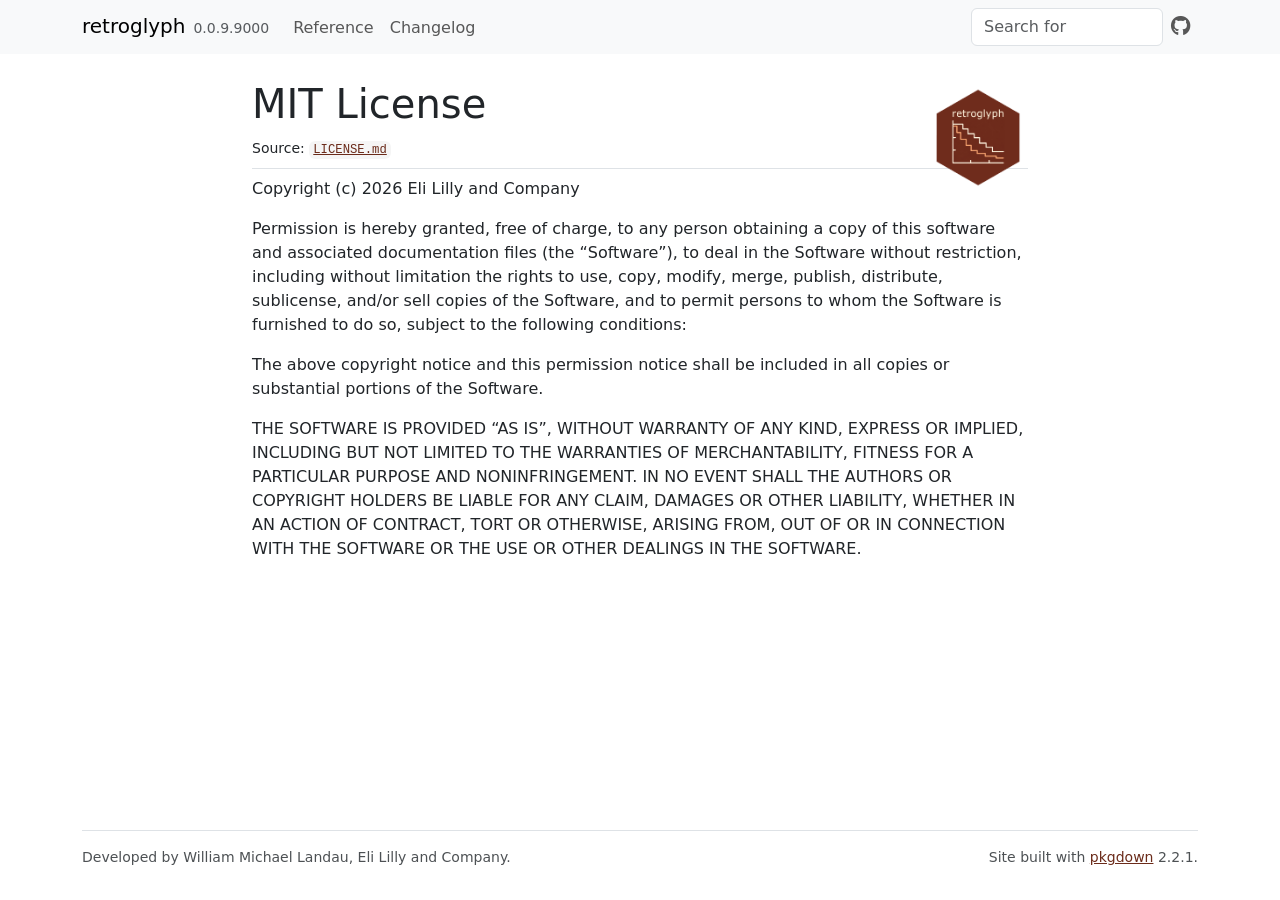
<file: LICENSE.html>
<!DOCTYPE html>
<!-- Generated by pkgdown: do not edit by hand --><html lang="en-US"><head><meta http-equiv="Content-Type" content="text/html; charset=UTF-8"><meta charset="utf-8"><meta http-equiv="X-UA-Compatible" content="IE=edge"><meta name="viewport" content="width=device-width, initial-scale=1, shrink-to-fit=no"><title>MIT License • retroglyph</title><!-- favicons --><link rel="icon" type="image/png" sizes="96x96" href="favicon-96x96.png"><link rel="icon" type="”image/svg+xml”" href="favicon.svg"><link rel="apple-touch-icon" sizes="180x180" href="apple-touch-icon.png"><link rel="icon" sizes="any" href="favicon.ico"><link rel="manifest" href="site.webmanifest"><script src="deps/jquery-3.6.0/jquery-3.6.0.min.js"></script><meta name="viewport" content="width=device-width, initial-scale=1, shrink-to-fit=no"><link href="deps/bootstrap-5.3.8/bootstrap.min.css" rel="stylesheet"><script src="deps/bootstrap-5.3.8/bootstrap.bundle.min.js"></script><link href="deps/font-awesome-6.5.2/css/all.min.css" rel="stylesheet"><link href="deps/font-awesome-6.5.2/css/v4-shims.min.css" rel="stylesheet"><script src="deps/headroom-0.11.0/headroom.min.js"></script><script src="deps/headroom-0.11.0/jQuery.headroom.min.js"></script><script src="deps/bootstrap-toc-1.0.1/bootstrap-toc.min.js"></script><script src="deps/clipboard.js-2.0.11/clipboard.min.js"></script><script src="deps/search-1.0.0/autocomplete.jquery.min.js"></script><script src="deps/search-1.0.0/fuse.min.js"></script><script src="deps/search-1.0.0/mark.min.js"></script><!-- pkgdown --><script src="pkgdown.js"></script><meta property="og:title" content="MIT License"><meta property="og:image" content="https://wlandau.github.io/retroglyph/logo.png"></head><body>
    <a href="#main" class="visually-hidden-focusable">Skip to contents</a>


    <nav class="navbar navbar-expand-lg fixed-top bg-light" data-bs-theme="light" aria-label="Site navigation"><div class="container">

    <a class="navbar-brand me-2" href="index.html">retroglyph</a>

    <small class="nav-text text-muted me-auto" data-bs-toggle="tooltip" data-bs-placement="bottom" title="">0.0.9.9000</small>


    <button class="navbar-toggler" type="button" data-bs-toggle="collapse" data-bs-target="#navbar" aria-controls="navbar" aria-expanded="false" aria-label="Toggle navigation">
      <span class="navbar-toggler-icon"></span>
    </button>

    <div id="navbar" class="collapse navbar-collapse ms-3">
      <ul class="navbar-nav me-auto"><li class="nav-item"><a class="nav-link" href="reference/index.html">Reference</a></li>
<li class="nav-item"><a class="nav-link" href="news/index.html">Changelog</a></li>
      </ul><ul class="navbar-nav"><li class="nav-item"><form class="form-inline" role="search">
 <input class="form-control" type="search" name="search-input" id="search-input" autocomplete="off" aria-label="Search site" placeholder="Search for" data-search-index="search.json"></form></li>
<li class="nav-item"><a class="external-link nav-link" href="https://github.com/wlandau/retroglyph" aria-label="GitHub"><span class="fa fab fa-github fa-lg"></span></a></li>
      </ul></div>


  </div>
</nav><div class="container template-title-body">
<div class="row">
  <main id="main" class="col-md-9"><div class="page-header">
      <img src="logo.png" class="logo" alt=""><h1>MIT License</h1>
      <small class="dont-index">Source: <a href="https://github.com/wlandau/retroglyph/LICENSE.md" class="external-link"><code>LICENSE.md</code></a></small>
    </div>

<div id="mit-license" class="section level1">

<p>Copyright (c) 2026 Eli Lilly and Company</p>
<p>Permission is hereby granted, free of charge, to any person obtaining a copy of this software and associated documentation files (the “Software”), to deal in the Software without restriction, including without limitation the rights to use, copy, modify, merge, publish, distribute, sublicense, and/or sell copies of the Software, and to permit persons to whom the Software is furnished to do so, subject to the following conditions:</p>
<p>The above copyright notice and this permission notice shall be included in all copies or substantial portions of the Software.</p>
<p>THE SOFTWARE IS PROVIDED “AS IS”, WITHOUT WARRANTY OF ANY KIND, EXPRESS OR IMPLIED, INCLUDING BUT NOT LIMITED TO THE WARRANTIES OF MERCHANTABILITY, FITNESS FOR A PARTICULAR PURPOSE AND NONINFRINGEMENT. IN NO EVENT SHALL THE AUTHORS OR COPYRIGHT HOLDERS BE LIABLE FOR ANY CLAIM, DAMAGES OR OTHER LIABILITY, WHETHER IN AN ACTION OF CONTRACT, TORT OR OTHERWISE, ARISING FROM, OUT OF OR IN CONNECTION WITH THE SOFTWARE OR THE USE OR OTHER DEALINGS IN THE SOFTWARE.</p>
</div>

  </main></div>


    <footer><div class="pkgdown-footer-left">
  <p>Developed by William Michael Landau, Eli Lilly and Company.</p>
</div>

<div class="pkgdown-footer-right">
  <p>Site built with <a href="https://pkgdown.r-lib.org/" class="external-link">pkgdown</a> 2.2.1.</p>
</div>

    </footer></div>





  </body></html>
</file>
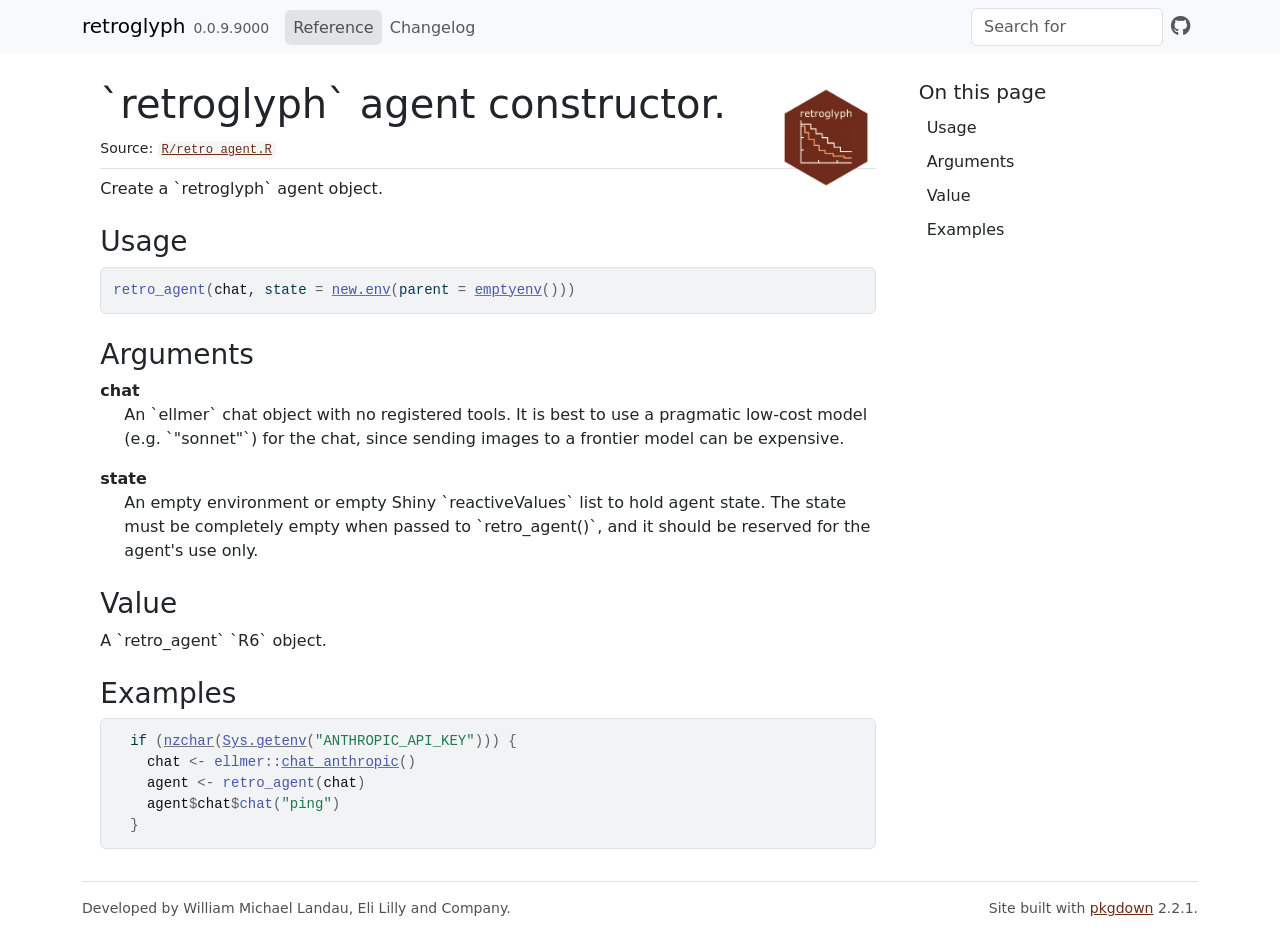
<file: reference/retro_agent.html>
<!DOCTYPE html>
<!-- Generated by pkgdown: do not edit by hand --><html lang="en-US"><head><meta http-equiv="Content-Type" content="text/html; charset=UTF-8"><meta charset="utf-8"><meta http-equiv="X-UA-Compatible" content="IE=edge"><meta name="viewport" content="width=device-width, initial-scale=1, shrink-to-fit=no"><title>`retroglyph` agent constructor. — retro_agent • retroglyph</title><!-- favicons --><link rel="icon" type="image/png" sizes="96x96" href="../favicon-96x96.png"><link rel="icon" type="”image/svg+xml”" href="../favicon.svg"><link rel="apple-touch-icon" sizes="180x180" href="../apple-touch-icon.png"><link rel="icon" sizes="any" href="../favicon.ico"><link rel="manifest" href="../site.webmanifest"><script src="../deps/jquery-3.6.0/jquery-3.6.0.min.js"></script><meta name="viewport" content="width=device-width, initial-scale=1, shrink-to-fit=no"><link href="../deps/bootstrap-5.3.8/bootstrap.min.css" rel="stylesheet"><script src="../deps/bootstrap-5.3.8/bootstrap.bundle.min.js"></script><link href="../deps/font-awesome-6.5.2/css/all.min.css" rel="stylesheet"><link href="../deps/font-awesome-6.5.2/css/v4-shims.min.css" rel="stylesheet"><script src="../deps/headroom-0.11.0/headroom.min.js"></script><script src="../deps/headroom-0.11.0/jQuery.headroom.min.js"></script><script src="../deps/bootstrap-toc-1.0.1/bootstrap-toc.min.js"></script><script src="../deps/clipboard.js-2.0.11/clipboard.min.js"></script><script src="../deps/search-1.0.0/autocomplete.jquery.min.js"></script><script src="../deps/search-1.0.0/fuse.min.js"></script><script src="../deps/search-1.0.0/mark.min.js"></script><!-- pkgdown --><script src="../pkgdown.js"></script><meta property="og:title" content="`retroglyph` agent constructor. — retro_agent"><meta name="description" content="Create a `retroglyph` agent object."><meta property="og:description" content="Create a `retroglyph` agent object."><meta property="og:image" content="https://wlandau.github.io/retroglyph/logo.png"></head><body>
    <a href="#main" class="visually-hidden-focusable">Skip to contents</a>


    <nav class="navbar navbar-expand-lg fixed-top bg-light" data-bs-theme="light" aria-label="Site navigation"><div class="container">

    <a class="navbar-brand me-2" href="../index.html">retroglyph</a>

    <small class="nav-text text-muted me-auto" data-bs-toggle="tooltip" data-bs-placement="bottom" title="">0.0.9.9000</small>


    <button class="navbar-toggler" type="button" data-bs-toggle="collapse" data-bs-target="#navbar" aria-controls="navbar" aria-expanded="false" aria-label="Toggle navigation">
      <span class="navbar-toggler-icon"></span>
    </button>

    <div id="navbar" class="collapse navbar-collapse ms-3">
      <ul class="navbar-nav me-auto"><li class="active nav-item"><a class="nav-link" href="../reference/index.html">Reference</a></li>
<li class="nav-item"><a class="nav-link" href="../news/index.html">Changelog</a></li>
      </ul><ul class="navbar-nav"><li class="nav-item"><form class="form-inline" role="search">
 <input class="form-control" type="search" name="search-input" id="search-input" autocomplete="off" aria-label="Search site" placeholder="Search for" data-search-index="../search.json"></form></li>
<li class="nav-item"><a class="external-link nav-link" href="https://github.com/wlandau/retroglyph" aria-label="GitHub"><span class="fa fab fa-github fa-lg"></span></a></li>
      </ul></div>


  </div>
</nav><div class="container template-reference-topic">
<div class="row">
  <main id="main" class="col-md-9"><div class="page-header">
      <img src="../logo.png" class="logo" alt=""><h1>`retroglyph` agent constructor.</h1>
      <small class="dont-index">Source: <a href="https://github.com/wlandau/retroglyph/R/retro_agent.R" class="external-link"><code>R/retro_agent.R</code></a></small>
      <div class="d-none name"><code>retro_agent.Rd</code></div>
    </div>

    <div class="ref-description section level2">
    <p>Create a `retroglyph` agent object.</p>
    </div>

    <div class="section level2">
    <h2 id="ref-usage">Usage<a class="anchor" aria-label="anchor" href="#ref-usage"></a></h2>
    <div class="sourceCode"><pre class="sourceCode r"><code><span><span class="fu">retro_agent</span><span class="op">(</span><span class="va">chat</span>, state <span class="op">=</span> <span class="fu"><a href="https://rdrr.io/r/base/environment.html" class="external-link">new.env</a></span><span class="op">(</span>parent <span class="op">=</span> <span class="fu"><a href="https://rdrr.io/r/base/environment.html" class="external-link">emptyenv</a></span><span class="op">(</span><span class="op">)</span><span class="op">)</span><span class="op">)</span></span></code></pre></div>
    </div>

    <div class="section level2">
    <h2 id="arguments">Arguments<a class="anchor" aria-label="anchor" href="#arguments"></a></h2>


<dl><dt id="arg-chat">chat<a class="anchor" aria-label="anchor" href="#arg-chat"></a></dt>
<dd><p>An `ellmer` chat object with no registered tools.
It is best to use a pragmatic low-cost model (e.g. `"sonnet"`)
for the chat, since sending images to a frontier model
can be expensive.</p></dd>


<dt id="arg-state">state<a class="anchor" aria-label="anchor" href="#arg-state"></a></dt>
<dd><p>An empty environment or empty Shiny `reactiveValues` list to
hold agent state.
The state must be completely empty when passed to `retro_agent()`,
and it should be reserved for the agent's use only.</p></dd>

</dl></div>
    <div class="section level2">
    <h2 id="value">Value<a class="anchor" aria-label="anchor" href="#value"></a></h2>
    <p>A `retro_agent` `R6` object.</p>
    </div>

    <div class="section level2">
    <h2 id="ref-examples">Examples<a class="anchor" aria-label="anchor" href="#ref-examples"></a></h2>
    <div class="sourceCode"><pre class="sourceCode r"><code><span class="r-in"><span>  <span class="kw">if</span> <span class="op">(</span><span class="fu"><a href="https://rdrr.io/r/base/nchar.html" class="external-link">nzchar</a></span><span class="op">(</span><span class="fu"><a href="https://rdrr.io/r/base/Sys.getenv.html" class="external-link">Sys.getenv</a></span><span class="op">(</span><span class="st">"ANTHROPIC_API_KEY"</span><span class="op">)</span><span class="op">)</span><span class="op">)</span> <span class="op">{</span></span></span>
<span class="r-in"><span>    <span class="va">chat</span> <span class="op">&lt;-</span> <span class="fu">ellmer</span><span class="fu">::</span><span class="fu"><a href="https://ellmer.tidyverse.org/reference/chat_anthropic.html" class="external-link">chat_anthropic</a></span><span class="op">(</span><span class="op">)</span></span></span>
<span class="r-in"><span>    <span class="va">agent</span> <span class="op">&lt;-</span> <span class="fu">retro_agent</span><span class="op">(</span><span class="va">chat</span><span class="op">)</span></span></span>
<span class="r-in"><span>    <span class="va">agent</span><span class="op">$</span><span class="va">chat</span><span class="op">$</span><span class="fu">chat</span><span class="op">(</span><span class="st">"ping"</span><span class="op">)</span></span></span>
<span class="r-in"><span>  <span class="op">}</span></span></span>
</code></pre></div>
    </div>
  </main><aside class="col-md-3"><nav id="toc" aria-label="Table of contents"><h2>On this page</h2>
    </nav></aside></div>


    <footer><div class="pkgdown-footer-left">
  <p>Developed by William Michael Landau, Eli Lilly and Company.</p>
</div>

<div class="pkgdown-footer-right">
  <p>Site built with <a href="https://pkgdown.r-lib.org/" class="external-link">pkgdown</a> 2.2.1.</p>
</div>

    </footer></div>





  </body></html>
</file>
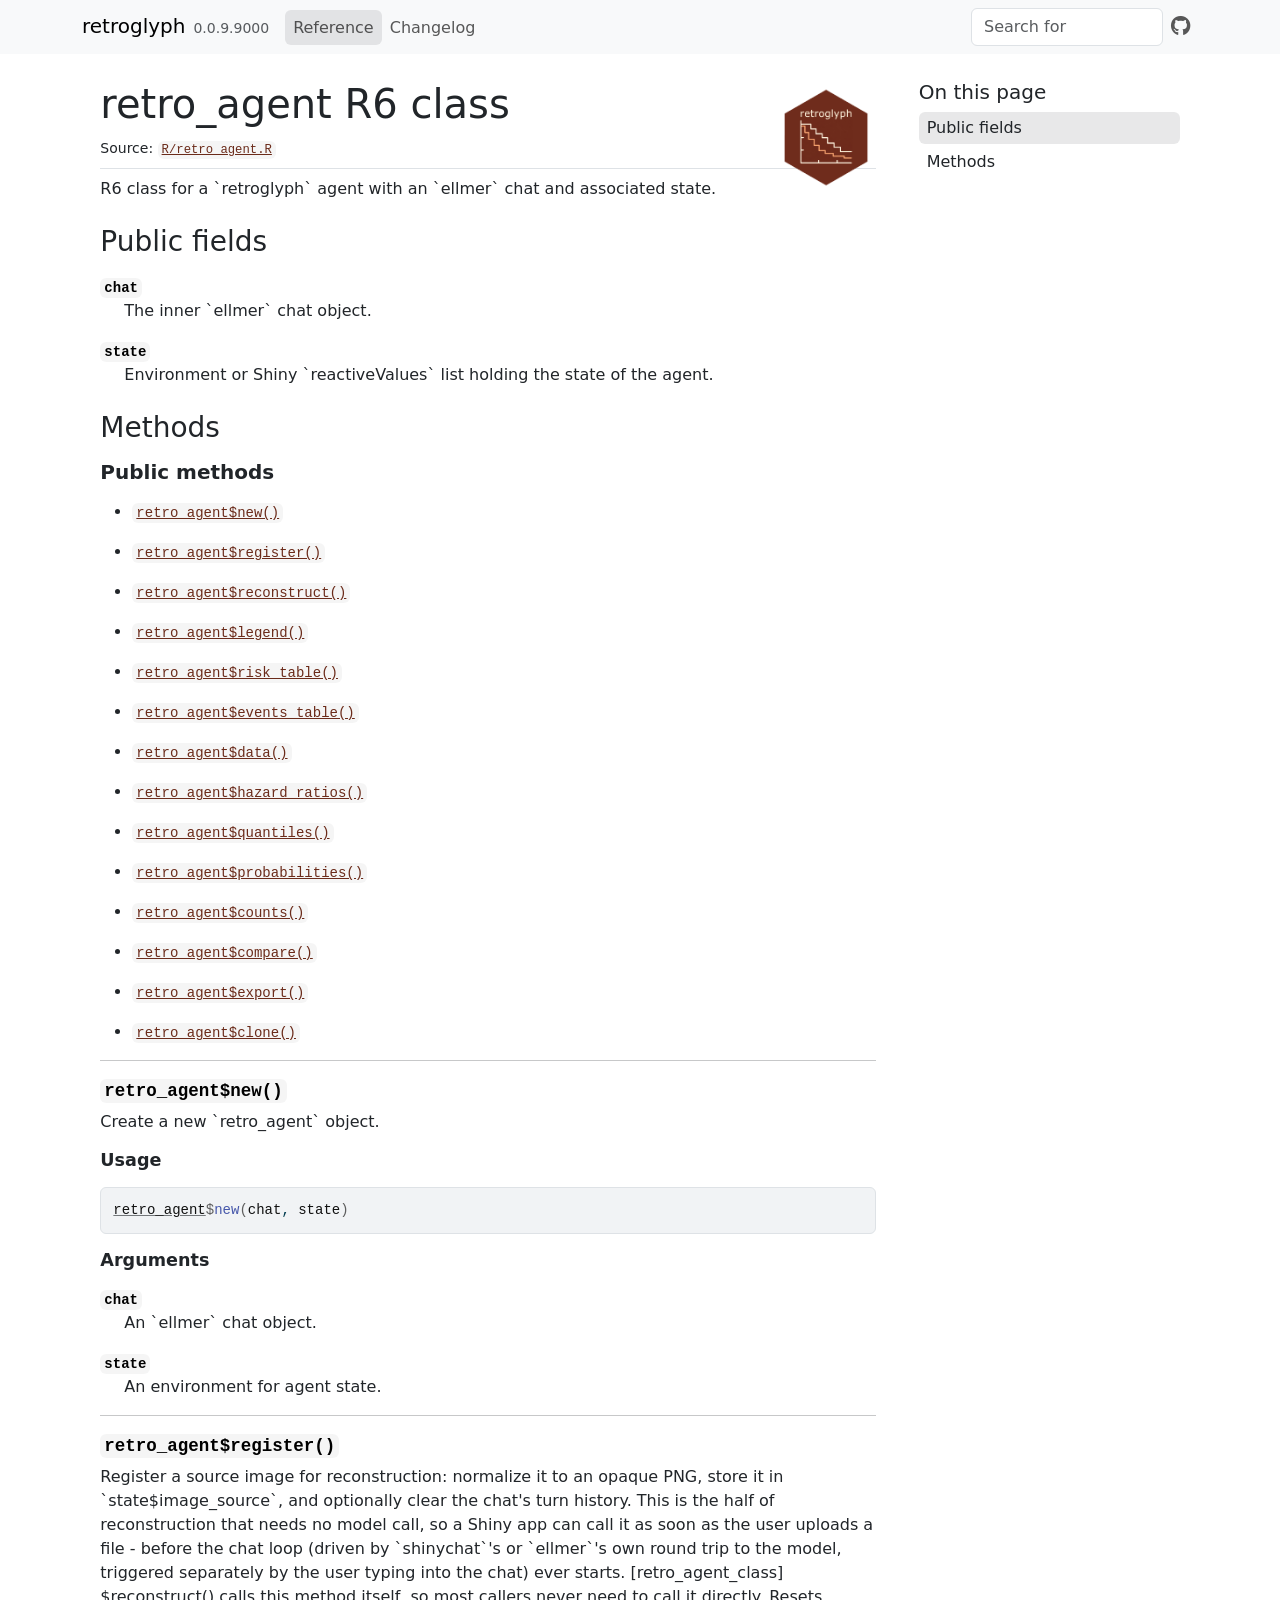
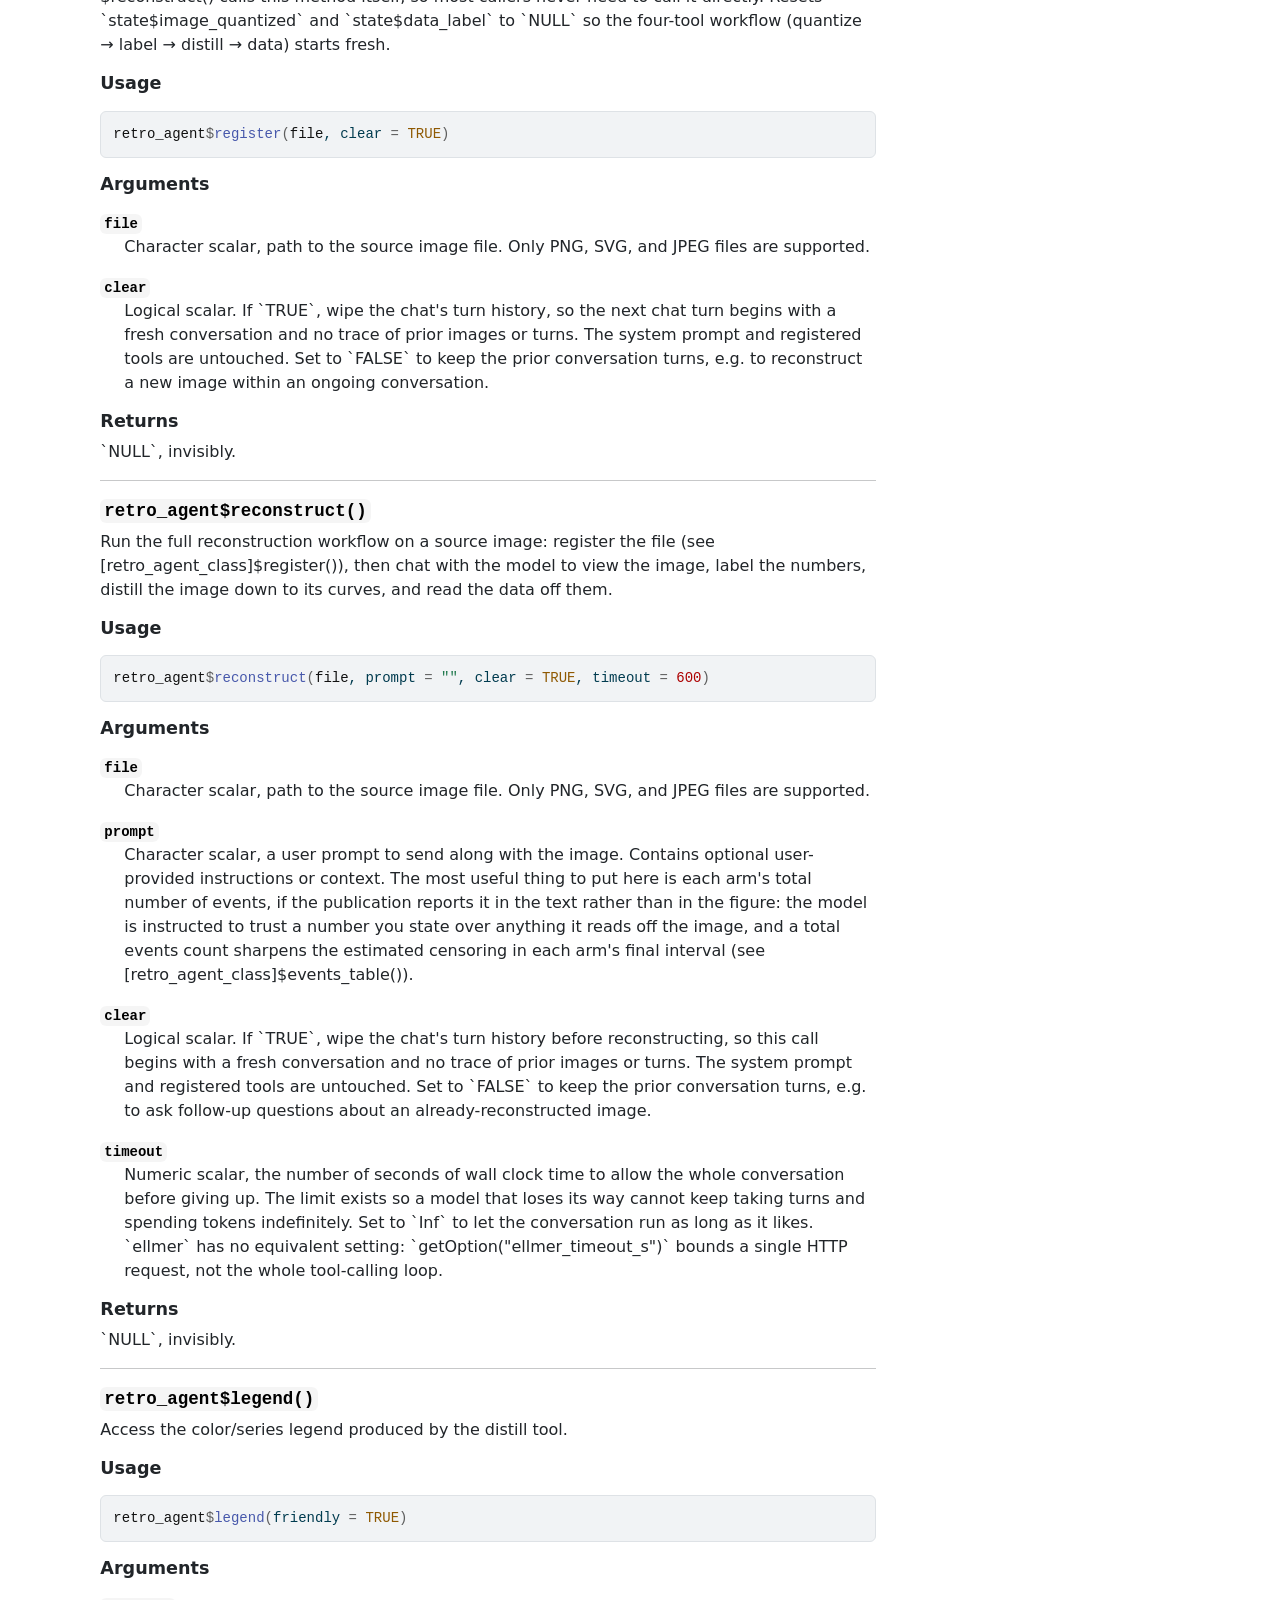
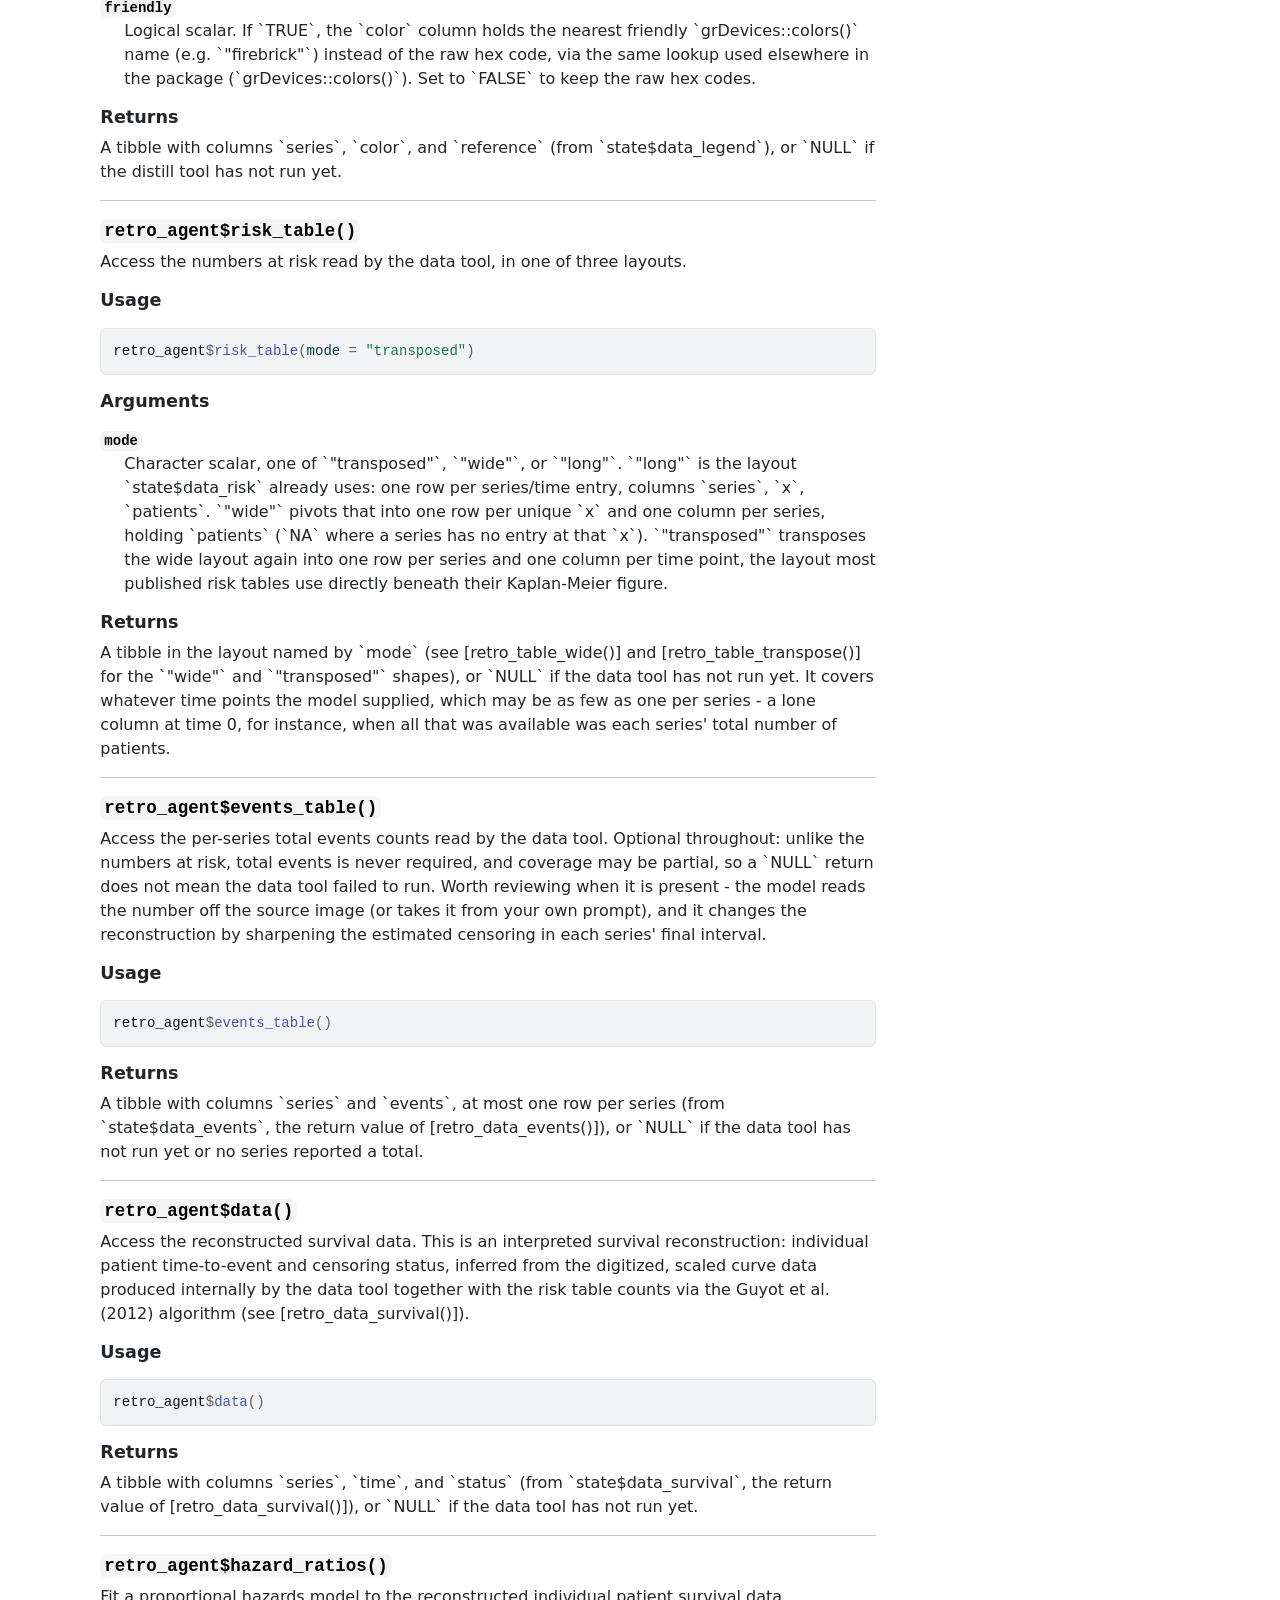
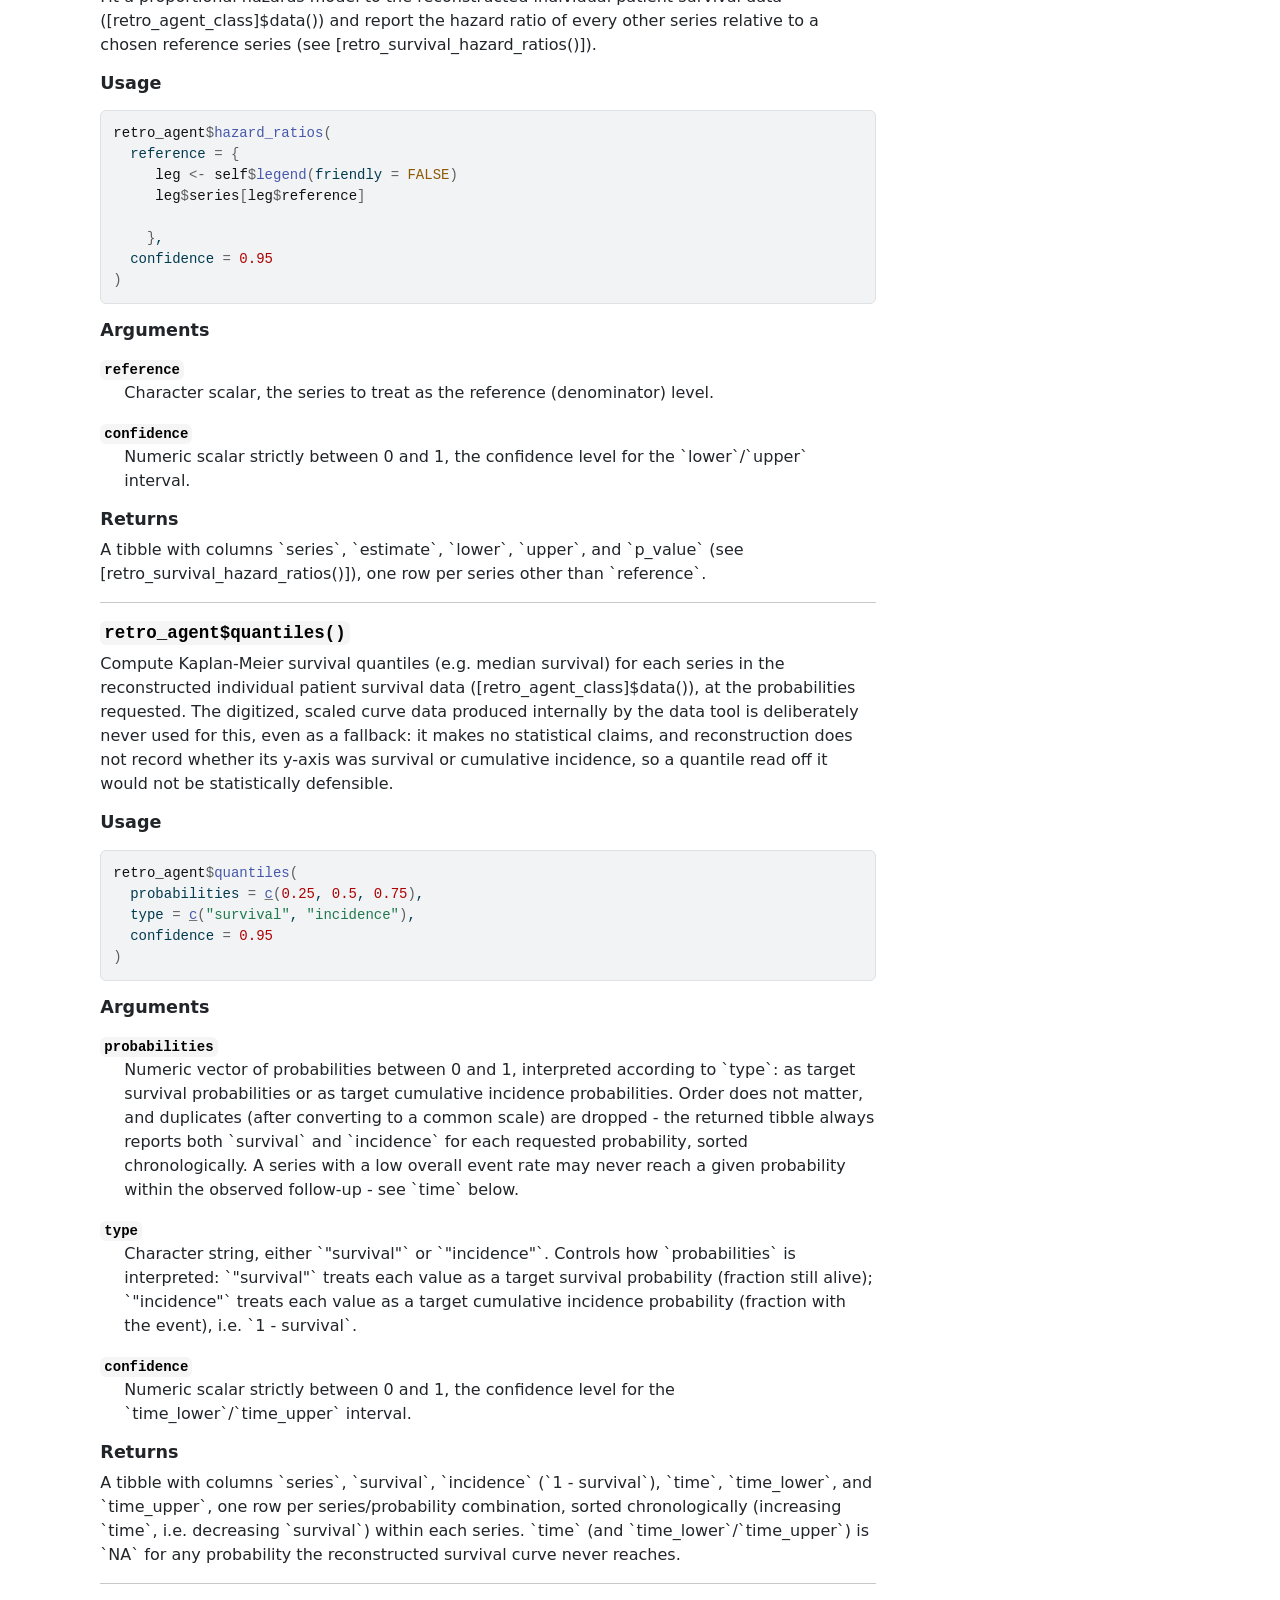
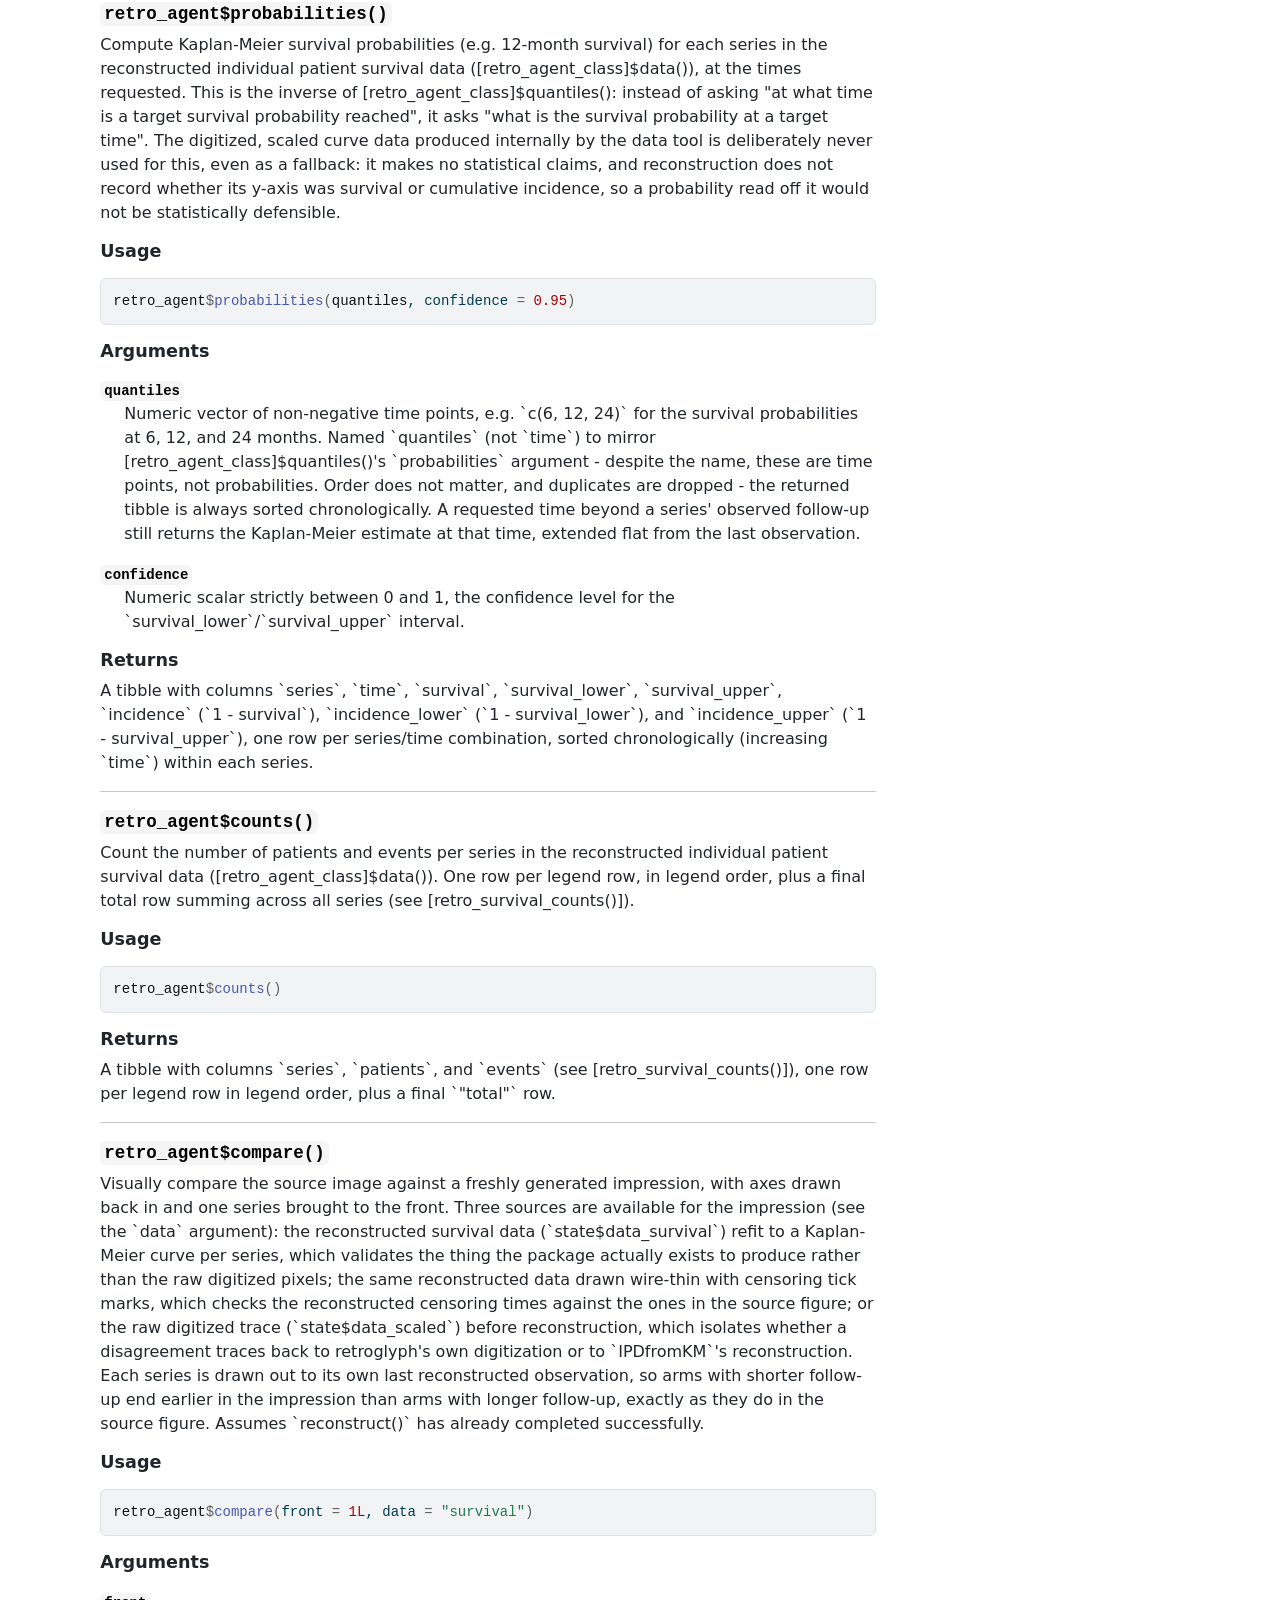
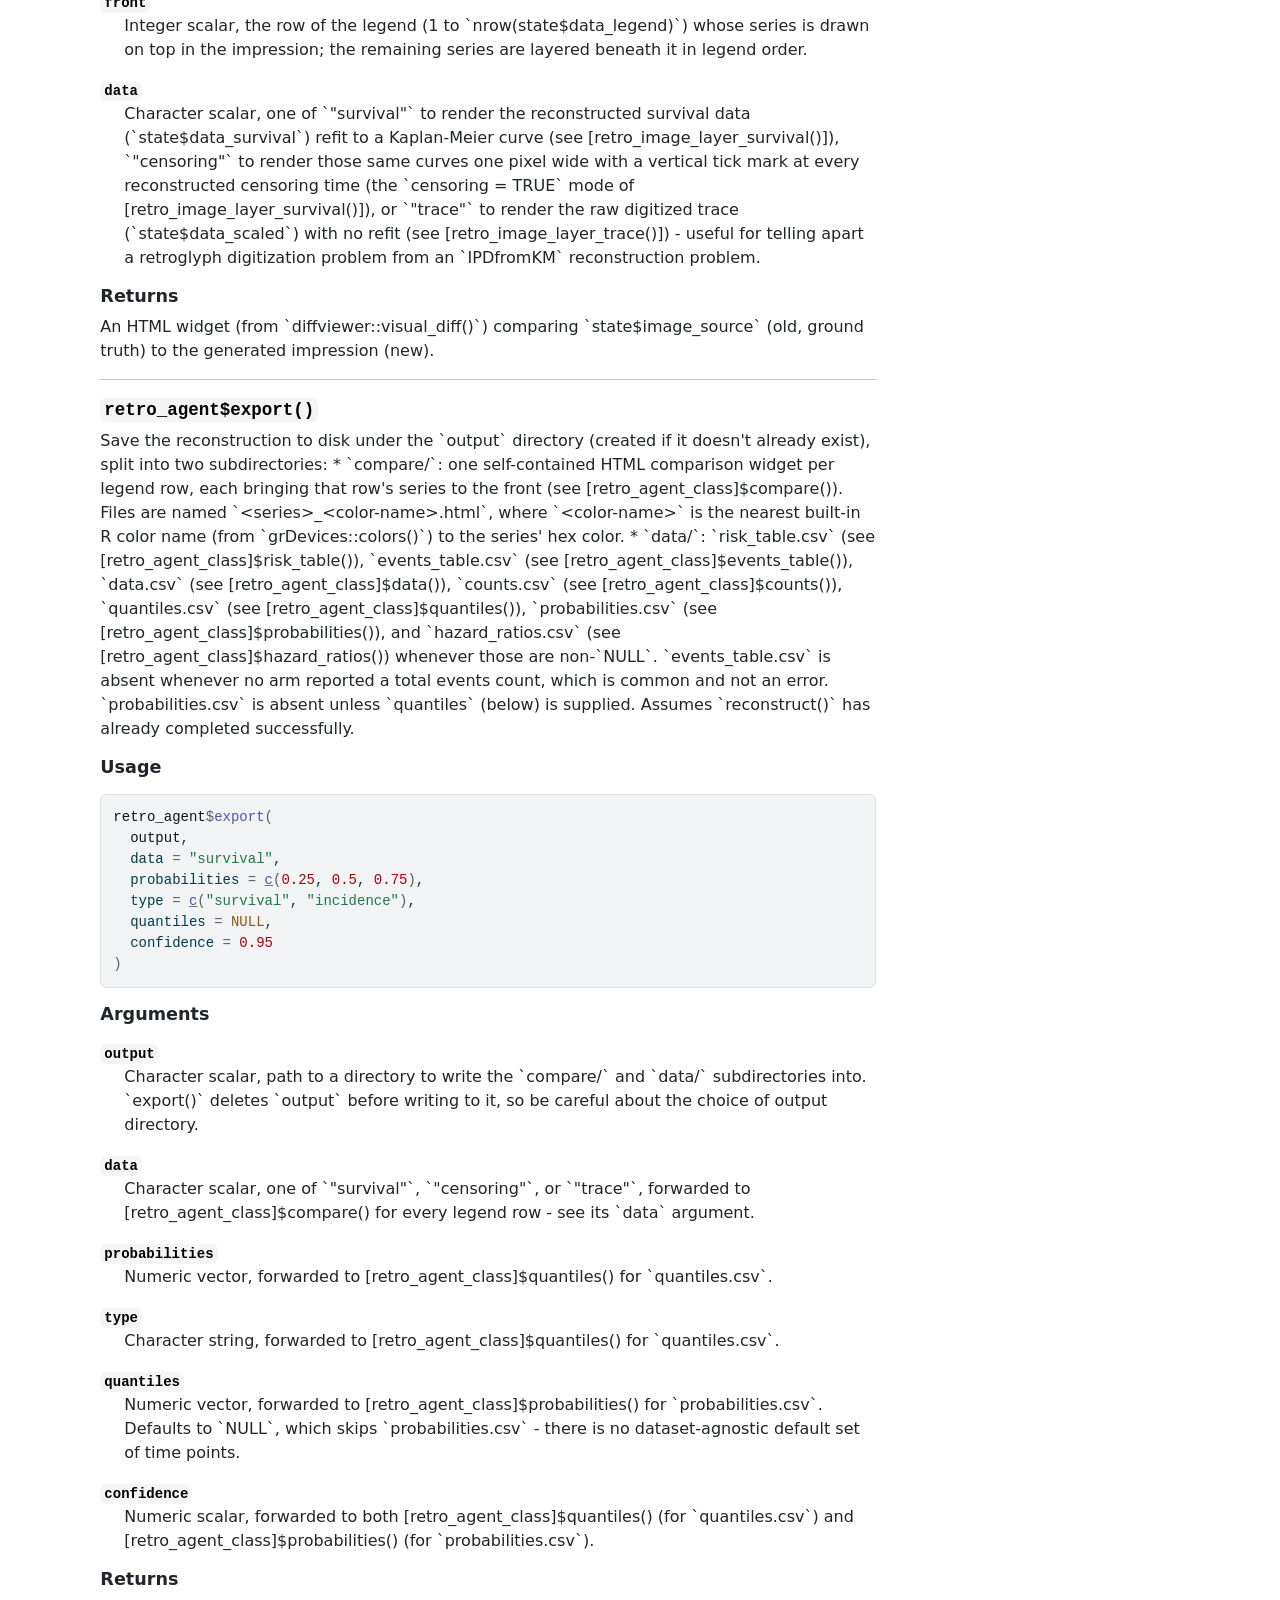
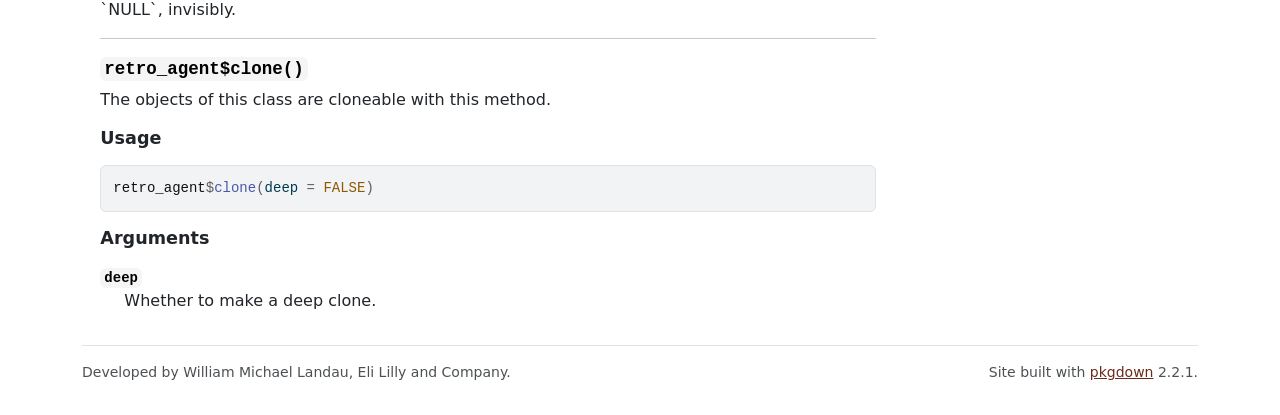
<file: reference/retro_agent_class.html>
<!DOCTYPE html>
<!-- Generated by pkgdown: do not edit by hand --><html lang="en-US"><head><meta http-equiv="Content-Type" content="text/html; charset=UTF-8"><meta charset="utf-8"><meta http-equiv="X-UA-Compatible" content="IE=edge"><meta name="viewport" content="width=device-width, initial-scale=1, shrink-to-fit=no"><title>retro_agent R6 class — retro_agent_class • retroglyph</title><!-- favicons --><link rel="icon" type="image/png" sizes="96x96" href="../favicon-96x96.png"><link rel="icon" type="”image/svg+xml”" href="../favicon.svg"><link rel="apple-touch-icon" sizes="180x180" href="../apple-touch-icon.png"><link rel="icon" sizes="any" href="../favicon.ico"><link rel="manifest" href="../site.webmanifest"><script src="../deps/jquery-3.6.0/jquery-3.6.0.min.js"></script><meta name="viewport" content="width=device-width, initial-scale=1, shrink-to-fit=no"><link href="../deps/bootstrap-5.3.8/bootstrap.min.css" rel="stylesheet"><script src="../deps/bootstrap-5.3.8/bootstrap.bundle.min.js"></script><link href="../deps/font-awesome-6.5.2/css/all.min.css" rel="stylesheet"><link href="../deps/font-awesome-6.5.2/css/v4-shims.min.css" rel="stylesheet"><script src="../deps/headroom-0.11.0/headroom.min.js"></script><script src="../deps/headroom-0.11.0/jQuery.headroom.min.js"></script><script src="../deps/bootstrap-toc-1.0.1/bootstrap-toc.min.js"></script><script src="../deps/clipboard.js-2.0.11/clipboard.min.js"></script><script src="../deps/search-1.0.0/autocomplete.jquery.min.js"></script><script src="../deps/search-1.0.0/fuse.min.js"></script><script src="../deps/search-1.0.0/mark.min.js"></script><!-- pkgdown --><script src="../pkgdown.js"></script><meta property="og:title" content="retro_agent R6 class — retro_agent_class"><meta name="description" content="R6 class for a `retroglyph` agent with an `ellmer`
  chat and associated state."><meta property="og:description" content="R6 class for a `retroglyph` agent with an `ellmer`
  chat and associated state."><meta property="og:image" content="https://wlandau.github.io/retroglyph/logo.png"></head><body>
    <a href="#main" class="visually-hidden-focusable">Skip to contents</a>


    <nav class="navbar navbar-expand-lg fixed-top bg-light" data-bs-theme="light" aria-label="Site navigation"><div class="container">

    <a class="navbar-brand me-2" href="../index.html">retroglyph</a>

    <small class="nav-text text-muted me-auto" data-bs-toggle="tooltip" data-bs-placement="bottom" title="">0.0.9.9000</small>


    <button class="navbar-toggler" type="button" data-bs-toggle="collapse" data-bs-target="#navbar" aria-controls="navbar" aria-expanded="false" aria-label="Toggle navigation">
      <span class="navbar-toggler-icon"></span>
    </button>

    <div id="navbar" class="collapse navbar-collapse ms-3">
      <ul class="navbar-nav me-auto"><li class="active nav-item"><a class="nav-link" href="../reference/index.html">Reference</a></li>
<li class="nav-item"><a class="nav-link" href="../news/index.html">Changelog</a></li>
      </ul><ul class="navbar-nav"><li class="nav-item"><form class="form-inline" role="search">
 <input class="form-control" type="search" name="search-input" id="search-input" autocomplete="off" aria-label="Search site" placeholder="Search for" data-search-index="../search.json"></form></li>
<li class="nav-item"><a class="external-link nav-link" href="https://github.com/wlandau/retroglyph" aria-label="GitHub"><span class="fa fab fa-github fa-lg"></span></a></li>
      </ul></div>


  </div>
</nav><div class="container template-reference-topic">
<div class="row">
  <main id="main" class="col-md-9"><div class="page-header">
      <img src="../logo.png" class="logo" alt=""><h1>retro_agent R6 class</h1>
      <small class="dont-index">Source: <a href="https://github.com/wlandau/retroglyph/R/retro_agent.R" class="external-link"><code>R/retro_agent.R</code></a></small>
      <div class="d-none name"><code>retro_agent_class.Rd</code></div>
    </div>

    <div class="ref-description section level2">
    <p>R6 class for a `retroglyph` agent with an `ellmer`
  chat and associated state.</p>
    </div>


    <div class="section level2">
    <h2 id="public-fields">Public fields<a class="anchor" aria-label="anchor" href="#public-fields"></a></h2>
    <p></p><div class="r6-fields"><dl><dt><code>chat</code></dt>
<dd><p>The inner `ellmer` chat object.</p></dd>


    <dt><code>state</code></dt>
<dd><p>Environment or Shiny `reactiveValues` list
holding the state of the agent.</p></dd>


</dl><p></p></div>
    </div>
    <div class="section level2">
    <h2 id="methods">Methods<a class="anchor" aria-label="anchor" href="#methods"></a></h2>

<div class="section">
<h3 id="public-methods">Public methods<a class="anchor" aria-label="anchor" href="#public-methods"></a></h3>
<p></p><ul><li><p><a href="#method-retro_agent-initialize"><code>retro_agent$new()</code></a></p></li>
<li><p><a href="#method-retro_agent-register"><code>retro_agent$register()</code></a></p></li>
<li><p><a href="#method-retro_agent-reconstruct"><code>retro_agent$reconstruct()</code></a></p></li>
<li><p><a href="#method-retro_agent-legend"><code>retro_agent$legend()</code></a></p></li>
<li><p><a href="#method-retro_agent-risk_table"><code>retro_agent$risk_table()</code></a></p></li>
<li><p><a href="#method-retro_agent-events_table"><code>retro_agent$events_table()</code></a></p></li>
<li><p><a href="#method-retro_agent-data"><code>retro_agent$data()</code></a></p></li>
<li><p><a href="#method-retro_agent-hazard_ratios"><code>retro_agent$hazard_ratios()</code></a></p></li>
<li><p><a href="#method-retro_agent-quantiles"><code>retro_agent$quantiles()</code></a></p></li>
<li><p><a href="#method-retro_agent-probabilities"><code>retro_agent$probabilities()</code></a></p></li>
<li><p><a href="#method-retro_agent-counts"><code>retro_agent$counts()</code></a></p></li>
<li><p><a href="#method-retro_agent-compare"><code>retro_agent$compare()</code></a></p></li>
<li><p><a href="#method-retro_agent-export"><code>retro_agent$export()</code></a></p></li>
<li><p><a href="#method-retro_agent-clone"><code>retro_agent$clone()</code></a></p></li>
</ul></div><p></p><hr><a id="method-retro_agent-initialize"></a><div class="section">
<h3 id="retro-agent-new-"><code>retro_agent$new()</code><a class="anchor" aria-label="anchor" href="#retro-agent-new-"></a></h3>
<p>Create a new `retro_agent` object.</p><div class="section">
<h4 id="usage">Usage<a class="anchor" aria-label="anchor" href="#usage"></a></h4>
<p></p><div class="r"><div class="sourceCode"><pre><code><span><span class="va"><a href="../reference/retro_agent.html">retro_agent</a></span><span class="op">$</span><span class="fu">new</span><span class="op">(</span><span class="va">chat</span>, <span class="va">state</span><span class="op">)</span></span></code></pre></div><p></p></div>
</div><p></p><div class="section">
<h4 id="arguments">Arguments<a class="anchor" aria-label="anchor" href="#arguments"></a></h4>
<p></p><div class="arguments"><dl><dt><code>chat</code></dt>
<dd><p>An `ellmer` chat object.</p></dd>

      <dt><code>state</code></dt>
<dd><p>An environment for agent state.</p></dd>


</dl><p></p></div>
</div>

</div>

<p></p><hr><a id="method-retro_agent-register"></a><div class="section">
<h3 id="retro-agent-register-"><code>retro_agent$register()</code><a class="anchor" aria-label="anchor" href="#retro-agent-register-"></a></h3>
<p>Register a source image for reconstruction: normalize it
  to an opaque PNG, store it in `state$image_source`, and optionally
  clear the chat's turn history. This is the half of reconstruction
  that needs no model call, so a Shiny app can call it as soon as the
  user uploads a file - before the chat loop (driven by `shinychat`'s
  or `ellmer`'s own round trip to the model, triggered separately by
  the user typing into the chat) ever starts. [retro_agent_class]
  $reconstruct() calls this method itself, so most callers never need
  to call it directly. Resets `state$image_quantized` and
  `state$data_label` to `NULL` so the four-tool workflow
  (quantize → label → distill → data) starts fresh.</p><div class="section">
<h4 id="usage-1">Usage<a class="anchor" aria-label="anchor" href="#usage-1"></a></h4>
<p></p><div class="r"><div class="sourceCode"><pre><code><span><span class="va">retro_agent</span><span class="op">$</span><span class="fu">register</span><span class="op">(</span><span class="va">file</span>, clear <span class="op">=</span> <span class="cn">TRUE</span><span class="op">)</span></span></code></pre></div><p></p></div>
</div><p></p><div class="section">
<h4 id="arguments-1">Arguments<a class="anchor" aria-label="anchor" href="#arguments-1"></a></h4>
<p></p><div class="arguments"><dl><dt><code>file</code></dt>
<dd><p>Character scalar, path to the source image file.
Only PNG, SVG, and JPEG files are supported.</p></dd>

      <dt><code>clear</code></dt>
<dd><p>Logical scalar. If `TRUE`, wipe the
chat's turn history, so the next chat turn begins with a fresh
conversation and no trace of prior images or turns. The system
prompt and registered tools are untouched. Set to `FALSE` to keep
the prior conversation turns, e.g. to reconstruct a new image
within an ongoing conversation.</p></dd>


</dl><p></p></div>
</div><p></p><div class="section">
<h4 id="returns">Returns<a class="anchor" aria-label="anchor" href="#returns"></a></h4>
<p>`NULL`, invisibly.</p>
</div>

</div>

<p></p><hr><a id="method-retro_agent-reconstruct"></a><div class="section">
<h3 id="retro-agent-reconstruct-"><code>retro_agent$reconstruct()</code><a class="anchor" aria-label="anchor" href="#retro-agent-reconstruct-"></a></h3>
<p>Run the full reconstruction workflow on a source image:
  register the file (see [retro_agent_class]$register()), then chat
  with the model to view the image, label the numbers, distill the
  image down to its curves, and read the data off them.</p><div class="section">
<h4 id="usage-2">Usage<a class="anchor" aria-label="anchor" href="#usage-2"></a></h4>
<p></p><div class="r"><div class="sourceCode"><pre><code><span><span class="va">retro_agent</span><span class="op">$</span><span class="fu">reconstruct</span><span class="op">(</span><span class="va">file</span>, prompt <span class="op">=</span> <span class="st">""</span>, clear <span class="op">=</span> <span class="cn">TRUE</span>, timeout <span class="op">=</span> <span class="fl">600</span><span class="op">)</span></span></code></pre></div><p></p></div>
</div><p></p><div class="section">
<h4 id="arguments-2">Arguments<a class="anchor" aria-label="anchor" href="#arguments-2"></a></h4>
<p></p><div class="arguments"><dl><dt><code>file</code></dt>
<dd><p>Character scalar, path to the source image file.
Only PNG, SVG, and JPEG files are supported.</p></dd>

      <dt><code>prompt</code></dt>
<dd><p>Character scalar, a user prompt to send along
with the image. Contains optional user-provided
instructions or context. The most useful thing to put here is
each arm's total number of events, if the publication reports it
in the text rather than in the figure: the model is instructed to
trust a number you state over anything it reads off the image,
and a total events count sharpens the estimated censoring in each
arm's final interval (see [retro_agent_class]$events_table()).</p></dd>

      <dt><code>clear</code></dt>
<dd><p>Logical scalar. If `TRUE`, wipe the
chat's turn history before reconstructing, so this call begins
with a fresh conversation and no trace of prior images or
turns. The system prompt and registered tools are untouched.
Set to `FALSE` to keep the prior conversation turns, e.g. to
ask follow-up questions about an already-reconstructed image.</p></dd>

      <dt><code>timeout</code></dt>
<dd><p>Numeric scalar, the number of seconds of wall
clock time to allow the whole conversation before giving up.
The limit exists so a model that
loses its way cannot keep taking turns and spending tokens
indefinitely. Set to `Inf` to let the conversation run as long
as it likes. `ellmer` has no equivalent setting:
`getOption("ellmer_timeout_s")` bounds a single HTTP request,
not the whole tool-calling loop.</p></dd>


</dl><p></p></div>
</div><p></p><div class="section">
<h4 id="returns-1">Returns<a class="anchor" aria-label="anchor" href="#returns-1"></a></h4>
<p>`NULL`, invisibly.</p>
</div>

</div>

<p></p><hr><a id="method-retro_agent-legend"></a><div class="section">
<h3 id="retro-agent-legend-"><code>retro_agent$legend()</code><a class="anchor" aria-label="anchor" href="#retro-agent-legend-"></a></h3>
<p>Access the color/series legend produced by the
  distill tool.</p><div class="section">
<h4 id="usage-3">Usage<a class="anchor" aria-label="anchor" href="#usage-3"></a></h4>
<p></p><div class="r"><div class="sourceCode"><pre><code><span><span class="va">retro_agent</span><span class="op">$</span><span class="fu">legend</span><span class="op">(</span>friendly <span class="op">=</span> <span class="cn">TRUE</span><span class="op">)</span></span></code></pre></div><p></p></div>
</div><p></p><div class="section">
<h4 id="arguments-3">Arguments<a class="anchor" aria-label="anchor" href="#arguments-3"></a></h4>
<p></p><div class="arguments"><dl><dt><code>friendly</code></dt>
<dd><p>Logical scalar. If `TRUE`, the
`color` column holds the nearest friendly `grDevices::colors()`
name (e.g. `"firebrick"`) instead of the raw hex code, via the
same lookup used elsewhere in the package
(`grDevices::colors()`). Set to `FALSE` to keep the raw hex
codes.</p></dd>


</dl><p></p></div>
</div><p></p><div class="section">
<h4 id="returns-2">Returns<a class="anchor" aria-label="anchor" href="#returns-2"></a></h4>
<p>A tibble with columns `series`, `color`, and `reference`
  (from `state$data_legend`), or `NULL` if the distill tool has not
  run yet.</p>
</div>

</div>

<p></p><hr><a id="method-retro_agent-risk_table"></a><div class="section">
<h3 id="retro-agent-risk-table-"><code>retro_agent$risk_table()</code><a class="anchor" aria-label="anchor" href="#retro-agent-risk-table-"></a></h3>
<p>Access the numbers at risk read by the data tool, in
  one of three layouts.</p><div class="section">
<h4 id="usage-4">Usage<a class="anchor" aria-label="anchor" href="#usage-4"></a></h4>
<p></p><div class="r"><div class="sourceCode"><pre><code><span><span class="va">retro_agent</span><span class="op">$</span><span class="fu">risk_table</span><span class="op">(</span>mode <span class="op">=</span> <span class="st">"transposed"</span><span class="op">)</span></span></code></pre></div><p></p></div>
</div><p></p><div class="section">
<h4 id="arguments-4">Arguments<a class="anchor" aria-label="anchor" href="#arguments-4"></a></h4>
<p></p><div class="arguments"><dl><dt><code>mode</code></dt>
<dd><p>Character scalar, one of `"transposed"`,
`"wide"`, or `"long"`. `"long"` is the layout `state$data_risk`
already uses: one row per series/time entry, columns `series`,
`x`, `patients`. `"wide"` pivots that into one row per unique `x`
and one column per series, holding `patients` (`NA` where a
series has no entry at that `x`). `"transposed"` transposes the
wide layout again into one row per series and one column per time
point, the layout most published risk tables use directly beneath
their Kaplan-Meier figure.</p></dd>


</dl><p></p></div>
</div><p></p><div class="section">
<h4 id="returns-3">Returns<a class="anchor" aria-label="anchor" href="#returns-3"></a></h4>
<p>A tibble in the layout named by `mode` (see [retro_table_wide()]
  and [retro_table_transpose()] for the `"wide"` and `"transposed"`
  shapes), or `NULL` if the data tool has not run yet. It covers
  whatever time points the model supplied, which may be as few as
  one per series - a lone column at time 0, for instance, when all
  that was available was each series' total number of patients.</p>
</div>

</div>

<p></p><hr><a id="method-retro_agent-events_table"></a><div class="section">
<h3 id="retro-agent-events-table-"><code>retro_agent$events_table()</code><a class="anchor" aria-label="anchor" href="#retro-agent-events-table-"></a></h3>
<p>Access the per-series total events counts read by the
  data tool. Optional throughout: unlike the numbers at risk, total
  events is never required, and coverage may be partial, so a `NULL`
  return does not mean the data tool failed to run. Worth
  reviewing when it is present - the model reads the number off the
  source image (or takes it from your own prompt), and it changes
  the reconstruction by sharpening the estimated censoring in each
  series' final interval.</p><div class="section">
<h4 id="usage-5">Usage<a class="anchor" aria-label="anchor" href="#usage-5"></a></h4>
<p></p><div class="r"><div class="sourceCode"><pre><code><span><span class="va">retro_agent</span><span class="op">$</span><span class="fu">events_table</span><span class="op">(</span><span class="op">)</span></span></code></pre></div><p></p></div>
</div><p></p><div class="section">
<h4 id="returns-4">Returns<a class="anchor" aria-label="anchor" href="#returns-4"></a></h4>
<p>A tibble with columns `series` and `events`, at most one
  row per series (from `state$data_events`, the return value of
  [retro_data_events()]), or `NULL` if the data tool has not run
  yet or no series reported a total.</p>
</div>

</div>

<p></p><hr><a id="method-retro_agent-data"></a><div class="section">
<h3 id="retro-agent-data-"><code>retro_agent$data()</code><a class="anchor" aria-label="anchor" href="#retro-agent-data-"></a></h3>
<p>Access the reconstructed survival data. This is an
  interpreted survival reconstruction: individual patient
  time-to-event and censoring status, inferred from the digitized,
  scaled curve data produced internally by the data tool together
  with the risk table counts via the Guyot et al. (2012) algorithm (see
  [retro_data_survival()]).</p><div class="section">
<h4 id="usage-6">Usage<a class="anchor" aria-label="anchor" href="#usage-6"></a></h4>
<p></p><div class="r"><div class="sourceCode"><pre><code><span><span class="va">retro_agent</span><span class="op">$</span><span class="fu">data</span><span class="op">(</span><span class="op">)</span></span></code></pre></div><p></p></div>
</div><p></p><div class="section">
<h4 id="returns-5">Returns<a class="anchor" aria-label="anchor" href="#returns-5"></a></h4>
<p>A tibble with columns `series`, `time`, and `status`
  (from `state$data_survival`, the return value of
  [retro_data_survival()]), or `NULL` if the data tool has not run
  yet.</p>
</div>

</div>

<p></p><hr><a id="method-retro_agent-hazard_ratios"></a><div class="section">
<h3 id="retro-agent-hazard-ratios-"><code>retro_agent$hazard_ratios()</code><a class="anchor" aria-label="anchor" href="#retro-agent-hazard-ratios-"></a></h3>
<p>Fit a proportional hazards model to the reconstructed
  individual patient survival data ([retro_agent_class]$data()) and
  report the hazard ratio of every other series relative to a
  chosen reference series (see
  [retro_survival_hazard_ratios()]).</p><div class="section">
<h4 id="usage-7">Usage<a class="anchor" aria-label="anchor" href="#usage-7"></a></h4>
<p></p><div class="r"><div class="sourceCode"><pre><code><span><span class="va">retro_agent</span><span class="op">$</span><span class="fu">hazard_ratios</span><span class="op">(</span></span>
<span>  reference <span class="op">=</span> <span class="op">{</span></span>
<span>     <span class="va">leg</span> <span class="op">&lt;-</span> <span class="va">self</span><span class="op">$</span><span class="fu">legend</span><span class="op">(</span>friendly <span class="op">=</span> <span class="cn">FALSE</span><span class="op">)</span></span>
<span>     <span class="va">leg</span><span class="op">$</span><span class="va">series</span><span class="op">[</span><span class="va">leg</span><span class="op">$</span><span class="va">reference</span><span class="op">]</span></span>
<span></span>
<span>    <span class="op">}</span>,</span>
<span>  confidence <span class="op">=</span> <span class="fl">0.95</span></span>
<span><span class="op">)</span></span></code></pre></div><p></p></div>
</div><p></p><div class="section">
<h4 id="arguments-5">Arguments<a class="anchor" aria-label="anchor" href="#arguments-5"></a></h4>
<p></p><div class="arguments"><dl><dt><code>reference</code></dt>
<dd><p>Character scalar, the series to treat as the
reference (denominator) level.</p></dd>

      <dt><code>confidence</code></dt>
<dd><p>Numeric scalar strictly between 0 and 1, the
confidence level for the `lower`/`upper` interval.</p></dd>


</dl><p></p></div>
</div><p></p><div class="section">
<h4 id="returns-6">Returns<a class="anchor" aria-label="anchor" href="#returns-6"></a></h4>
<p>A tibble with columns `series`, `estimate`, `lower`,
  `upper`, and `p_value` (see [retro_survival_hazard_ratios()]), one
  row per series other than `reference`.</p>
</div>

</div>

<p></p><hr><a id="method-retro_agent-quantiles"></a><div class="section">
<h3 id="retro-agent-quantiles-"><code>retro_agent$quantiles()</code><a class="anchor" aria-label="anchor" href="#retro-agent-quantiles-"></a></h3>
<p>Compute Kaplan-Meier survival quantiles (e.g. median
  survival) for each series in the reconstructed individual patient
  survival data ([retro_agent_class]$data()), at the probabilities
  requested.
  The digitized, scaled curve data produced internally by the data
  tool is deliberately never used for this, even as a fallback: it makes
  no statistical claims, and reconstruction does not record
  whether its y-axis was survival or cumulative incidence, so a
  quantile read off it would not be statistically defensible.</p><div class="section">
<h4 id="usage-8">Usage<a class="anchor" aria-label="anchor" href="#usage-8"></a></h4>
<p></p><div class="r"><div class="sourceCode"><pre><code><span><span class="va">retro_agent</span><span class="op">$</span><span class="fu">quantiles</span><span class="op">(</span></span>
<span>  probabilities <span class="op">=</span> <span class="fu"><a href="https://rdrr.io/r/base/c.html" class="external-link">c</a></span><span class="op">(</span><span class="fl">0.25</span>, <span class="fl">0.5</span>, <span class="fl">0.75</span><span class="op">)</span>,</span>
<span>  type <span class="op">=</span> <span class="fu"><a href="https://rdrr.io/r/base/c.html" class="external-link">c</a></span><span class="op">(</span><span class="st">"survival"</span>, <span class="st">"incidence"</span><span class="op">)</span>,</span>
<span>  confidence <span class="op">=</span> <span class="fl">0.95</span></span>
<span><span class="op">)</span></span></code></pre></div><p></p></div>
</div><p></p><div class="section">
<h4 id="arguments-6">Arguments<a class="anchor" aria-label="anchor" href="#arguments-6"></a></h4>
<p></p><div class="arguments"><dl><dt><code>probabilities</code></dt>
<dd><p>Numeric vector of probabilities between 0 and
1, interpreted according to `type`: as target survival
probabilities or as target cumulative incidence
probabilities. Order does not
matter, and duplicates (after converting to a common scale) are
dropped - the returned tibble always reports both `survival` and
`incidence` for each requested probability, sorted
chronologically. A series with a low overall event rate may
never reach a given probability within the observed follow-up -
see `time` below.</p></dd>

      <dt><code>type</code></dt>
<dd><p>Character string, either `"survival"` or
`"incidence"`. Controls how `probabilities` is interpreted:
`"survival"` treats each value as a target survival probability
(fraction still alive); `"incidence"` treats each value as a
target cumulative incidence probability (fraction with the event),
i.e. `1 - survival`.</p></dd>

      <dt><code>confidence</code></dt>
<dd><p>Numeric scalar strictly between 0 and 1, the
confidence level for the `time_lower`/`time_upper` interval.</p></dd>


</dl><p></p></div>
</div><p></p><div class="section">
<h4 id="returns-7">Returns<a class="anchor" aria-label="anchor" href="#returns-7"></a></h4>
<p>A tibble with columns `series`, `survival`, `incidence`
  (`1 - survival`), `time`, `time_lower`, and `time_upper`, one row
  per series/probability combination, sorted chronologically
  (increasing `time`, i.e. decreasing `survival`) within each
  series.
  `time` (and `time_lower`/`time_upper`) is `NA` for any probability
  the reconstructed survival curve never reaches.</p>
</div>

</div>

<p></p><hr><a id="method-retro_agent-probabilities"></a><div class="section">
<h3 id="retro-agent-probabilities-"><code>retro_agent$probabilities()</code><a class="anchor" aria-label="anchor" href="#retro-agent-probabilities-"></a></h3>
<p>Compute Kaplan-Meier survival probabilities (e.g.
  12-month survival) for each series in the reconstructed individual
  patient survival data ([retro_agent_class]$data()), at the times
  requested. This is the inverse of [retro_agent_class]$quantiles():
  instead of asking "at what time is a target survival probability
  reached", it asks "what is the survival probability at a target
  time".
  The digitized, scaled curve data produced internally by the data
  tool is deliberately never used for this, even as a fallback: it makes
  no statistical claims, and reconstruction does not record
  whether its y-axis was survival or cumulative incidence, so a
  probability read off it would not be statistically defensible.</p><div class="section">
<h4 id="usage-9">Usage<a class="anchor" aria-label="anchor" href="#usage-9"></a></h4>
<p></p><div class="r"><div class="sourceCode"><pre><code><span><span class="va">retro_agent</span><span class="op">$</span><span class="fu">probabilities</span><span class="op">(</span><span class="va">quantiles</span>, confidence <span class="op">=</span> <span class="fl">0.95</span><span class="op">)</span></span></code></pre></div><p></p></div>
</div><p></p><div class="section">
<h4 id="arguments-7">Arguments<a class="anchor" aria-label="anchor" href="#arguments-7"></a></h4>
<p></p><div class="arguments"><dl><dt><code>quantiles</code></dt>
<dd><p>Numeric vector of non-negative time points, e.g.
`c(6, 12, 24)` for the survival probabilities at 6, 12, and 24
months. Named `quantiles` (not `time`) to mirror
[retro_agent_class]$quantiles()'s `probabilities` argument -
despite the name, these are time points, not probabilities. Order
does not matter, and duplicates are dropped - the returned tibble
is always sorted chronologically. A requested time beyond a
series' observed follow-up still returns the Kaplan-Meier estimate
at that time, extended flat from the last observation.</p></dd>

      <dt><code>confidence</code></dt>
<dd><p>Numeric scalar strictly between 0 and 1, the
confidence level for the `survival_lower`/`survival_upper`
interval.</p></dd>


</dl><p></p></div>
</div><p></p><div class="section">
<h4 id="returns-8">Returns<a class="anchor" aria-label="anchor" href="#returns-8"></a></h4>
<p>A tibble with columns `series`, `time`, `survival`,
  `survival_lower`, `survival_upper`, `incidence` (`1 - survival`),
  `incidence_lower` (`1 - survival_lower`), and `incidence_upper`
  (`1 - survival_upper`), one row per series/time combination,
  sorted chronologically (increasing `time`) within each series.</p>
</div>

</div>

<p></p><hr><a id="method-retro_agent-counts"></a><div class="section">
<h3 id="retro-agent-counts-"><code>retro_agent$counts()</code><a class="anchor" aria-label="anchor" href="#retro-agent-counts-"></a></h3>
<p>Count the number of patients and events per series in the
  reconstructed individual patient survival data
  ([retro_agent_class]$data()). One row per legend row, in legend
  order, plus a final total row summing across all series (see
  [retro_survival_counts()]).</p><div class="section">
<h4 id="usage-10">Usage<a class="anchor" aria-label="anchor" href="#usage-10"></a></h4>
<p></p><div class="r"><div class="sourceCode"><pre><code><span><span class="va">retro_agent</span><span class="op">$</span><span class="fu">counts</span><span class="op">(</span><span class="op">)</span></span></code></pre></div><p></p></div>
</div><p></p><div class="section">
<h4 id="returns-9">Returns<a class="anchor" aria-label="anchor" href="#returns-9"></a></h4>
<p>A tibble with columns `series`, `patients`, and `events` (see
  [retro_survival_counts()]), one row per legend row in legend order,
  plus a final `"total"` row.</p>
</div>

</div>

<p></p><hr><a id="method-retro_agent-compare"></a><div class="section">
<h3 id="retro-agent-compare-"><code>retro_agent$compare()</code><a class="anchor" aria-label="anchor" href="#retro-agent-compare-"></a></h3>
<p>Visually compare the source image against a freshly
  generated impression, with axes drawn back in and one series
  brought to the front. Three sources are available for the
  impression (see the `data` argument): the reconstructed survival
  data (`state$data_survival`) refit to a Kaplan-Meier curve per
  series, which validates the thing the package actually exists to
  produce rather than the raw digitized pixels; the same
  reconstructed data drawn wire-thin with censoring tick marks,
  which checks the reconstructed censoring times against the ones in
  the source figure; or the raw digitized trace
  (`state$data_scaled`) before reconstruction, which isolates
  whether a disagreement traces back to retroglyph's own
  digitization or to `IPDfromKM`'s reconstruction. Each series is
  drawn out to its own last reconstructed observation, so arms with
  shorter follow-up end earlier in the impression than arms with
  longer follow-up, exactly as they do in the source figure. Assumes
  `reconstruct()` has already completed successfully.</p><div class="section">
<h4 id="usage-11">Usage<a class="anchor" aria-label="anchor" href="#usage-11"></a></h4>
<p></p><div class="r"><div class="sourceCode"><pre><code><span><span class="va">retro_agent</span><span class="op">$</span><span class="fu">compare</span><span class="op">(</span>front <span class="op">=</span> <span class="fl">1L</span>, data <span class="op">=</span> <span class="st">"survival"</span><span class="op">)</span></span></code></pre></div><p></p></div>
</div><p></p><div class="section">
<h4 id="arguments-8">Arguments<a class="anchor" aria-label="anchor" href="#arguments-8"></a></h4>
<p></p><div class="arguments"><dl><dt><code>front</code></dt>
<dd><p>Integer scalar, the row of the legend (1 to
`nrow(state$data_legend)`) whose series is drawn on top in the
impression; the remaining series are layered beneath it in
legend order.</p></dd>

      <dt><code>data</code></dt>
<dd><p>Character scalar, one of `"survival"` to
render the reconstructed survival data (`state$data_survival`)
refit to a Kaplan-Meier curve (see [retro_image_layer_survival()]),
`"censoring"` to render those same curves one pixel wide with a
vertical tick mark at every reconstructed censoring time (the
`censoring = TRUE` mode of [retro_image_layer_survival()]), or
`"trace"` to render the raw digitized trace (`state$data_scaled`)
with no refit (see [retro_image_layer_trace()]) - useful for
telling apart a retroglyph digitization problem from an
`IPDfromKM` reconstruction problem.</p></dd>


</dl><p></p></div>
</div><p></p><div class="section">
<h4 id="returns-10">Returns<a class="anchor" aria-label="anchor" href="#returns-10"></a></h4>
<p>An HTML widget (from `diffviewer::visual_diff()`)
  comparing `state$image_source` (old, ground truth) to the
  generated impression (new).</p>
</div>

</div>

<p></p><hr><a id="method-retro_agent-export"></a><div class="section">
<h3 id="retro-agent-export-"><code>retro_agent$export()</code><a class="anchor" aria-label="anchor" href="#retro-agent-export-"></a></h3>
<p>Save the reconstruction to disk under the `output`
  directory (created if it doesn't already exist), split into two
  subdirectories:
  * `compare/`: one self-contained HTML comparison widget per legend
    row, each bringing that row's series to the front (see
    [retro_agent_class]$compare()). Files are named
    `&lt;series&gt;_&lt;color-name&gt;.html`, where `&lt;color-name&gt;` is the
    nearest built-in R color name (from `grDevices::colors()`) to
    the series' hex color.
  * `data/`: `risk_table.csv` (see [retro_agent_class]$risk_table()),
    `events_table.csv` (see [retro_agent_class]$events_table()),
    `data.csv` (see [retro_agent_class]$data()), `counts.csv`
    (see [retro_agent_class]$counts()), `quantiles.csv`
    (see [retro_agent_class]$quantiles()), `probabilities.csv`
    (see [retro_agent_class]$probabilities()), and `hazard_ratios.csv`
    (see [retro_agent_class]$hazard_ratios()) whenever those are
    non-`NULL`. `events_table.csv` is absent whenever no arm
    reported a total events count, which is common and not an
    error. `probabilities.csv` is absent unless `quantiles` (below)
    is supplied.
  Assumes `reconstruct()` has already completed successfully.</p><div class="section">
<h4 id="usage-12">Usage<a class="anchor" aria-label="anchor" href="#usage-12"></a></h4>
<p></p><div class="r"><div class="sourceCode"><pre><code><span><span class="va">retro_agent</span><span class="op">$</span><span class="fu">export</span><span class="op">(</span></span>
<span>  <span class="va">output</span>,</span>
<span>  data <span class="op">=</span> <span class="st">"survival"</span>,</span>
<span>  probabilities <span class="op">=</span> <span class="fu"><a href="https://rdrr.io/r/base/c.html" class="external-link">c</a></span><span class="op">(</span><span class="fl">0.25</span>, <span class="fl">0.5</span>, <span class="fl">0.75</span><span class="op">)</span>,</span>
<span>  type <span class="op">=</span> <span class="fu"><a href="https://rdrr.io/r/base/c.html" class="external-link">c</a></span><span class="op">(</span><span class="st">"survival"</span>, <span class="st">"incidence"</span><span class="op">)</span>,</span>
<span>  quantiles <span class="op">=</span> <span class="cn">NULL</span>,</span>
<span>  confidence <span class="op">=</span> <span class="fl">0.95</span></span>
<span><span class="op">)</span></span></code></pre></div><p></p></div>
</div><p></p><div class="section">
<h4 id="arguments-9">Arguments<a class="anchor" aria-label="anchor" href="#arguments-9"></a></h4>
<p></p><div class="arguments"><dl><dt><code>output</code></dt>
<dd><p>Character scalar, path to a directory to write the
`compare/` and `data/` subdirectories into.
`export()` deletes `output` before writing to it, so be careful
about the choice of output directory.</p></dd>

      <dt><code>data</code></dt>
<dd><p>Character scalar, one of `"survival"`, `"censoring"`, or
`"trace"`, forwarded to [retro_agent_class]$compare() for every
legend row - see its `data` argument.</p></dd>

      <dt><code>probabilities</code></dt>
<dd><p>Numeric vector, forwarded to
[retro_agent_class]$quantiles() for `quantiles.csv`.</p></dd>

      <dt><code>type</code></dt>
<dd><p>Character string, forwarded to
[retro_agent_class]$quantiles() for `quantiles.csv`.</p></dd>

      <dt><code>quantiles</code></dt>
<dd><p>Numeric vector, forwarded to
[retro_agent_class]$probabilities() for `probabilities.csv`.
Defaults to `NULL`, which skips `probabilities.csv` - there is no
dataset-agnostic default set of time points.</p></dd>

      <dt><code>confidence</code></dt>
<dd><p>Numeric scalar, forwarded to both
[retro_agent_class]$quantiles() (for `quantiles.csv`) and
[retro_agent_class]$probabilities() (for `probabilities.csv`).</p></dd>


</dl><p></p></div>
</div><p></p><div class="section">
<h4 id="returns-11">Returns<a class="anchor" aria-label="anchor" href="#returns-11"></a></h4>
<p>`NULL`, invisibly.</p>
</div>

</div>

<p></p><hr><a id="method-retro_agent-clone"></a><div class="section">
<h3 id="retro-agent-clone-"><code>retro_agent$clone()</code><a class="anchor" aria-label="anchor" href="#retro-agent-clone-"></a></h3>
<p>The objects of this class are cloneable with this method.</p><div class="section">
<h4 id="usage-13">Usage<a class="anchor" aria-label="anchor" href="#usage-13"></a></h4>
<p></p><div class="r"><div class="sourceCode"><pre><code><span><span class="va">retro_agent</span><span class="op">$</span><span class="fu">clone</span><span class="op">(</span>deep <span class="op">=</span> <span class="cn">FALSE</span><span class="op">)</span></span></code></pre></div><p></p></div>
</div><p></p><div class="section">
<h4 id="arguments-10">Arguments<a class="anchor" aria-label="anchor" href="#arguments-10"></a></h4>
<p></p><div class="arguments"><dl><dt><code>deep</code></dt>
<dd><p>Whether to make a deep clone.</p></dd>


</dl><p></p></div>
</div>

</div>


    </div>

  </main><aside class="col-md-3"><nav id="toc" aria-label="Table of contents"><h2>On this page</h2>
    </nav></aside></div>


    <footer><div class="pkgdown-footer-left">
  <p>Developed by William Michael Landau, Eli Lilly and Company.</p>
</div>

<div class="pkgdown-footer-right">
  <p>Site built with <a href="https://pkgdown.r-lib.org/" class="external-link">pkgdown</a> 2.2.1.</p>
</div>

    </footer></div>





  </body></html>
</file>
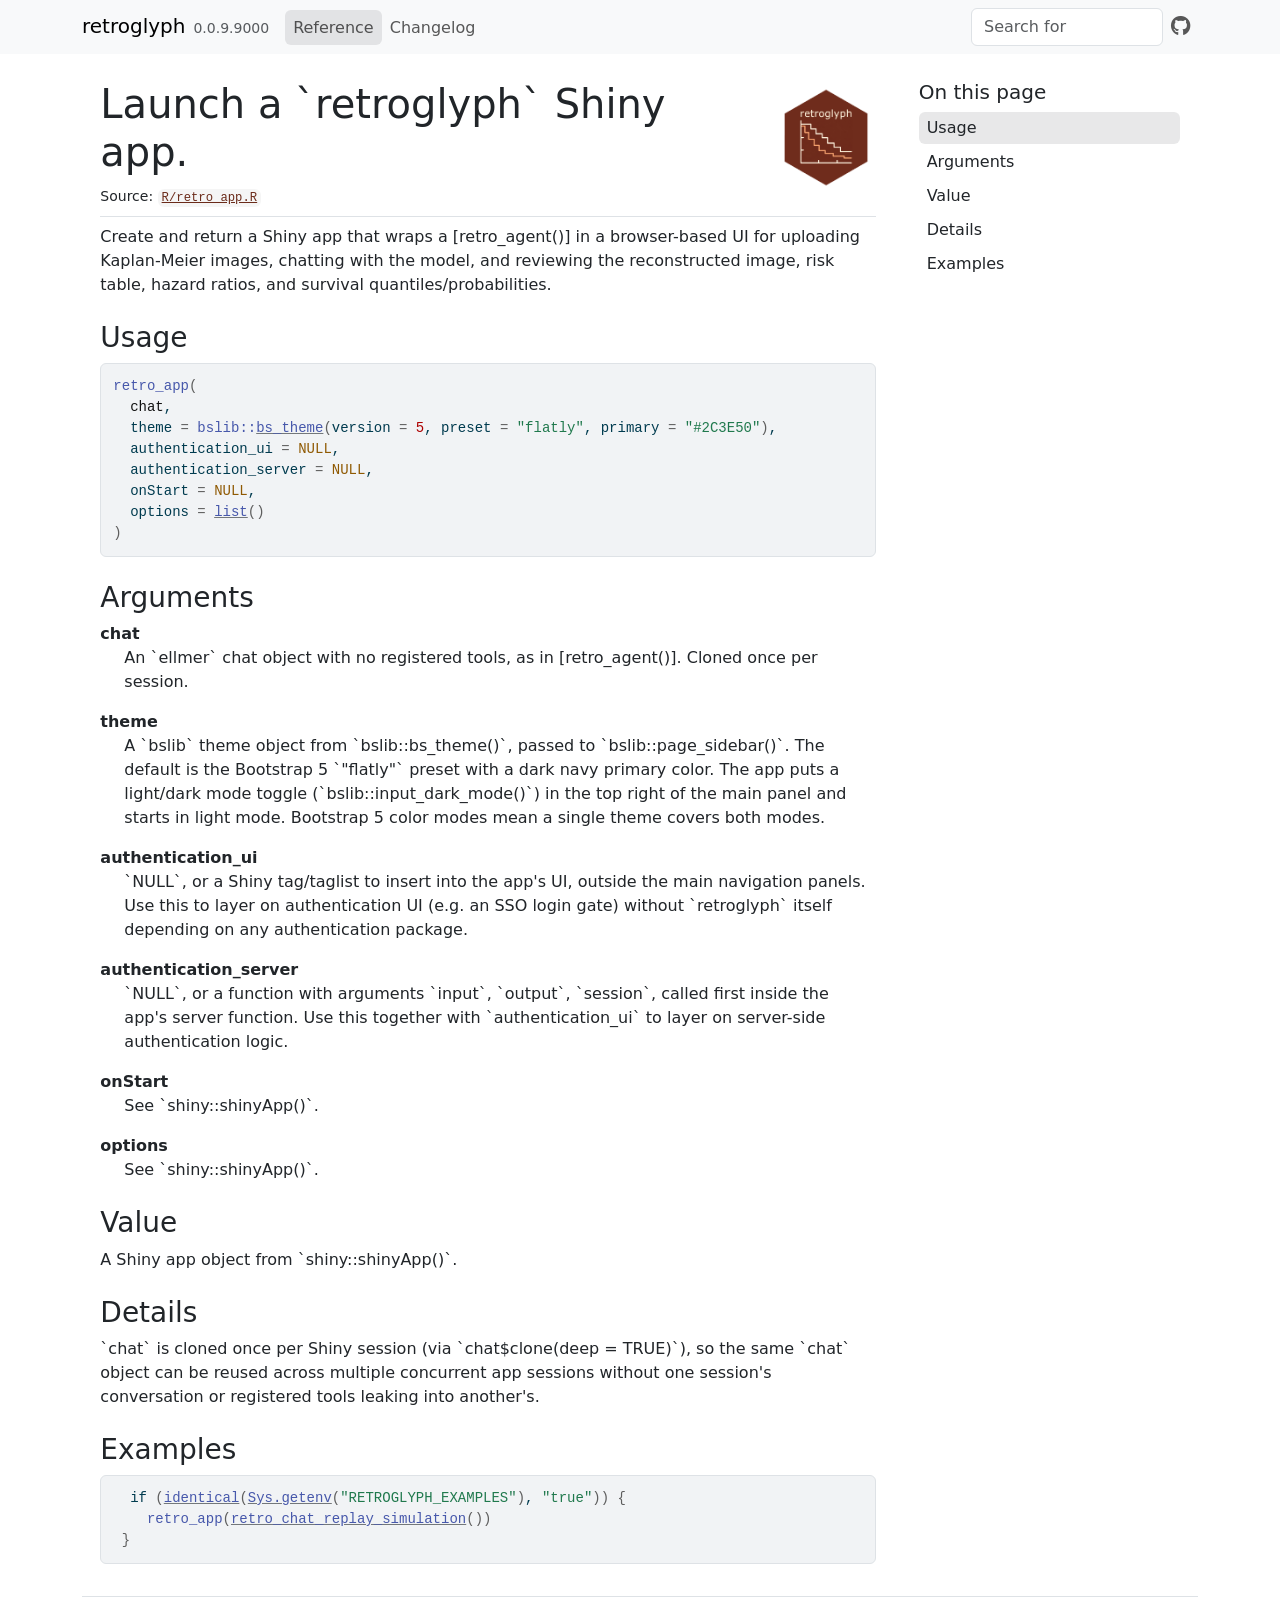
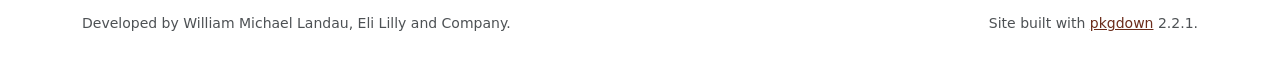
<file: reference/retro_app.html>
<!DOCTYPE html>
<!-- Generated by pkgdown: do not edit by hand --><html lang="en-US"><head><meta http-equiv="Content-Type" content="text/html; charset=UTF-8"><meta charset="utf-8"><meta http-equiv="X-UA-Compatible" content="IE=edge"><meta name="viewport" content="width=device-width, initial-scale=1, shrink-to-fit=no"><title>Launch a `retroglyph` Shiny app. — retro_app • retroglyph</title><!-- favicons --><link rel="icon" type="image/png" sizes="96x96" href="../favicon-96x96.png"><link rel="icon" type="”image/svg+xml”" href="../favicon.svg"><link rel="apple-touch-icon" sizes="180x180" href="../apple-touch-icon.png"><link rel="icon" sizes="any" href="../favicon.ico"><link rel="manifest" href="../site.webmanifest"><script src="../deps/jquery-3.6.0/jquery-3.6.0.min.js"></script><meta name="viewport" content="width=device-width, initial-scale=1, shrink-to-fit=no"><link href="../deps/bootstrap-5.3.8/bootstrap.min.css" rel="stylesheet"><script src="../deps/bootstrap-5.3.8/bootstrap.bundle.min.js"></script><link href="../deps/font-awesome-6.5.2/css/all.min.css" rel="stylesheet"><link href="../deps/font-awesome-6.5.2/css/v4-shims.min.css" rel="stylesheet"><script src="../deps/headroom-0.11.0/headroom.min.js"></script><script src="../deps/headroom-0.11.0/jQuery.headroom.min.js"></script><script src="../deps/bootstrap-toc-1.0.1/bootstrap-toc.min.js"></script><script src="../deps/clipboard.js-2.0.11/clipboard.min.js"></script><script src="../deps/search-1.0.0/autocomplete.jquery.min.js"></script><script src="../deps/search-1.0.0/fuse.min.js"></script><script src="../deps/search-1.0.0/mark.min.js"></script><!-- pkgdown --><script src="../pkgdown.js"></script><meta property="og:title" content="Launch a `retroglyph` Shiny app. — retro_app"><meta name="description" content="Create and return a Shiny app that wraps a
  [retro_agent()] in a browser-based UI for uploading Kaplan-Meier
  images, chatting with the model, and reviewing the reconstructed
  image, risk table, hazard ratios, and survival quantiles/probabilities."><meta property="og:description" content="Create and return a Shiny app that wraps a
  [retro_agent()] in a browser-based UI for uploading Kaplan-Meier
  images, chatting with the model, and reviewing the reconstructed
  image, risk table, hazard ratios, and survival quantiles/probabilities."><meta property="og:image" content="https://wlandau.github.io/retroglyph/logo.png"></head><body>
    <a href="#main" class="visually-hidden-focusable">Skip to contents</a>


    <nav class="navbar navbar-expand-lg fixed-top bg-light" data-bs-theme="light" aria-label="Site navigation"><div class="container">

    <a class="navbar-brand me-2" href="../index.html">retroglyph</a>

    <small class="nav-text text-muted me-auto" data-bs-toggle="tooltip" data-bs-placement="bottom" title="">0.0.9.9000</small>


    <button class="navbar-toggler" type="button" data-bs-toggle="collapse" data-bs-target="#navbar" aria-controls="navbar" aria-expanded="false" aria-label="Toggle navigation">
      <span class="navbar-toggler-icon"></span>
    </button>

    <div id="navbar" class="collapse navbar-collapse ms-3">
      <ul class="navbar-nav me-auto"><li class="active nav-item"><a class="nav-link" href="../reference/index.html">Reference</a></li>
<li class="nav-item"><a class="nav-link" href="../news/index.html">Changelog</a></li>
      </ul><ul class="navbar-nav"><li class="nav-item"><form class="form-inline" role="search">
 <input class="form-control" type="search" name="search-input" id="search-input" autocomplete="off" aria-label="Search site" placeholder="Search for" data-search-index="../search.json"></form></li>
<li class="nav-item"><a class="external-link nav-link" href="https://github.com/wlandau/retroglyph" aria-label="GitHub"><span class="fa fab fa-github fa-lg"></span></a></li>
      </ul></div>


  </div>
</nav><div class="container template-reference-topic">
<div class="row">
  <main id="main" class="col-md-9"><div class="page-header">
      <img src="../logo.png" class="logo" alt=""><h1>Launch a `retroglyph` Shiny app.</h1>
      <small class="dont-index">Source: <a href="https://github.com/wlandau/retroglyph/R/retro_app.R" class="external-link"><code>R/retro_app.R</code></a></small>
      <div class="d-none name"><code>retro_app.Rd</code></div>
    </div>

    <div class="ref-description section level2">
    <p>Create and return a Shiny app that wraps a
  [retro_agent()] in a browser-based UI for uploading Kaplan-Meier
  images, chatting with the model, and reviewing the reconstructed
  image, risk table, hazard ratios, and survival quantiles/probabilities.</p>
    </div>

    <div class="section level2">
    <h2 id="ref-usage">Usage<a class="anchor" aria-label="anchor" href="#ref-usage"></a></h2>
    <div class="sourceCode"><pre class="sourceCode r"><code><span><span class="fu">retro_app</span><span class="op">(</span></span>
<span>  <span class="va">chat</span>,</span>
<span>  theme <span class="op">=</span> <span class="fu">bslib</span><span class="fu">::</span><span class="fu"><a href="https://rstudio.github.io/bslib/reference/bs_theme.html" class="external-link">bs_theme</a></span><span class="op">(</span>version <span class="op">=</span> <span class="fl">5</span>, preset <span class="op">=</span> <span class="st">"flatly"</span>, primary <span class="op">=</span> <span class="st">"#2C3E50"</span><span class="op">)</span>,</span>
<span>  authentication_ui <span class="op">=</span> <span class="cn">NULL</span>,</span>
<span>  authentication_server <span class="op">=</span> <span class="cn">NULL</span>,</span>
<span>  onStart <span class="op">=</span> <span class="cn">NULL</span>,</span>
<span>  options <span class="op">=</span> <span class="fu"><a href="https://rdrr.io/r/base/list.html" class="external-link">list</a></span><span class="op">(</span><span class="op">)</span></span>
<span><span class="op">)</span></span></code></pre></div>
    </div>

    <div class="section level2">
    <h2 id="arguments">Arguments<a class="anchor" aria-label="anchor" href="#arguments"></a></h2>


<dl><dt id="arg-chat">chat<a class="anchor" aria-label="anchor" href="#arg-chat"></a></dt>
<dd><p>An `ellmer` chat object with no registered tools, as in
[retro_agent()]. Cloned once per session.</p></dd>


<dt id="arg-theme">theme<a class="anchor" aria-label="anchor" href="#arg-theme"></a></dt>
<dd><p>A `bslib` theme object from `bslib::bs_theme()`, passed to
`bslib::page_sidebar()`. The default is the Bootstrap 5 `"flatly"`
preset with a dark navy primary color. The app puts a light/dark mode
toggle (`bslib::input_dark_mode()`) in the top right of the main panel
and starts in light mode. Bootstrap 5 color modes mean a single theme
covers both modes.</p></dd>


<dt id="arg-authentication-ui">authentication_ui<a class="anchor" aria-label="anchor" href="#arg-authentication-ui"></a></dt>
<dd><p>`NULL`, or a Shiny tag/taglist to insert into
the app's UI, outside the main navigation panels. Use this to layer
on authentication UI (e.g. an SSO login gate) without `retroglyph`
itself depending on any authentication package.</p></dd>


<dt id="arg-authentication-server">authentication_server<a class="anchor" aria-label="anchor" href="#arg-authentication-server"></a></dt>
<dd><p>`NULL`, or a function with arguments
`input`, `output`, `session`, called first inside the app's server
function. Use this together with `authentication_ui` to layer on
server-side authentication logic.</p></dd>


<dt id="arg-onstart">onStart<a class="anchor" aria-label="anchor" href="#arg-onstart"></a></dt>
<dd><p>See `shiny::shinyApp()`.</p></dd>


<dt id="arg-options">options<a class="anchor" aria-label="anchor" href="#arg-options"></a></dt>
<dd><p>See `shiny::shinyApp()`.</p></dd>

</dl></div>
    <div class="section level2">
    <h2 id="value">Value<a class="anchor" aria-label="anchor" href="#value"></a></h2>
    <p>A Shiny app object from `shiny::shinyApp()`.</p>
    </div>
    <div class="section level2">
    <h2 id="details">Details<a class="anchor" aria-label="anchor" href="#details"></a></h2>
    <p>`chat` is cloned once per Shiny session (via `chat$clone(deep = TRUE)`),
  so the same `chat` object can be reused across multiple concurrent app
  sessions without one session's conversation or registered tools leaking
  into another's.</p>
    </div>

    <div class="section level2">
    <h2 id="ref-examples">Examples<a class="anchor" aria-label="anchor" href="#ref-examples"></a></h2>
    <div class="sourceCode"><pre class="sourceCode r"><code><span class="r-in"><span>  <span class="kw">if</span> <span class="op">(</span><span class="fu"><a href="https://rdrr.io/r/base/identical.html" class="external-link">identical</a></span><span class="op">(</span><span class="fu"><a href="https://rdrr.io/r/base/Sys.getenv.html" class="external-link">Sys.getenv</a></span><span class="op">(</span><span class="st">"RETROGLYPH_EXAMPLES"</span><span class="op">)</span>, <span class="st">"true"</span><span class="op">)</span><span class="op">)</span> <span class="op">{</span></span></span>
<span class="r-in"><span>    <span class="fu">retro_app</span><span class="op">(</span><span class="fu"><a href="retro_chat_replay_simulation.html">retro_chat_replay_simulation</a></span><span class="op">(</span><span class="op">)</span><span class="op">)</span></span></span>
<span class="r-in"><span> <span class="op">}</span></span></span>
</code></pre></div>
    </div>
  </main><aside class="col-md-3"><nav id="toc" aria-label="Table of contents"><h2>On this page</h2>
    </nav></aside></div>


    <footer><div class="pkgdown-footer-left">
  <p>Developed by William Michael Landau, Eli Lilly and Company.</p>
</div>

<div class="pkgdown-footer-right">
  <p>Site built with <a href="https://pkgdown.r-lib.org/" class="external-link">pkgdown</a> 2.2.1.</p>
</div>

    </footer></div>





  </body></html>
</file>
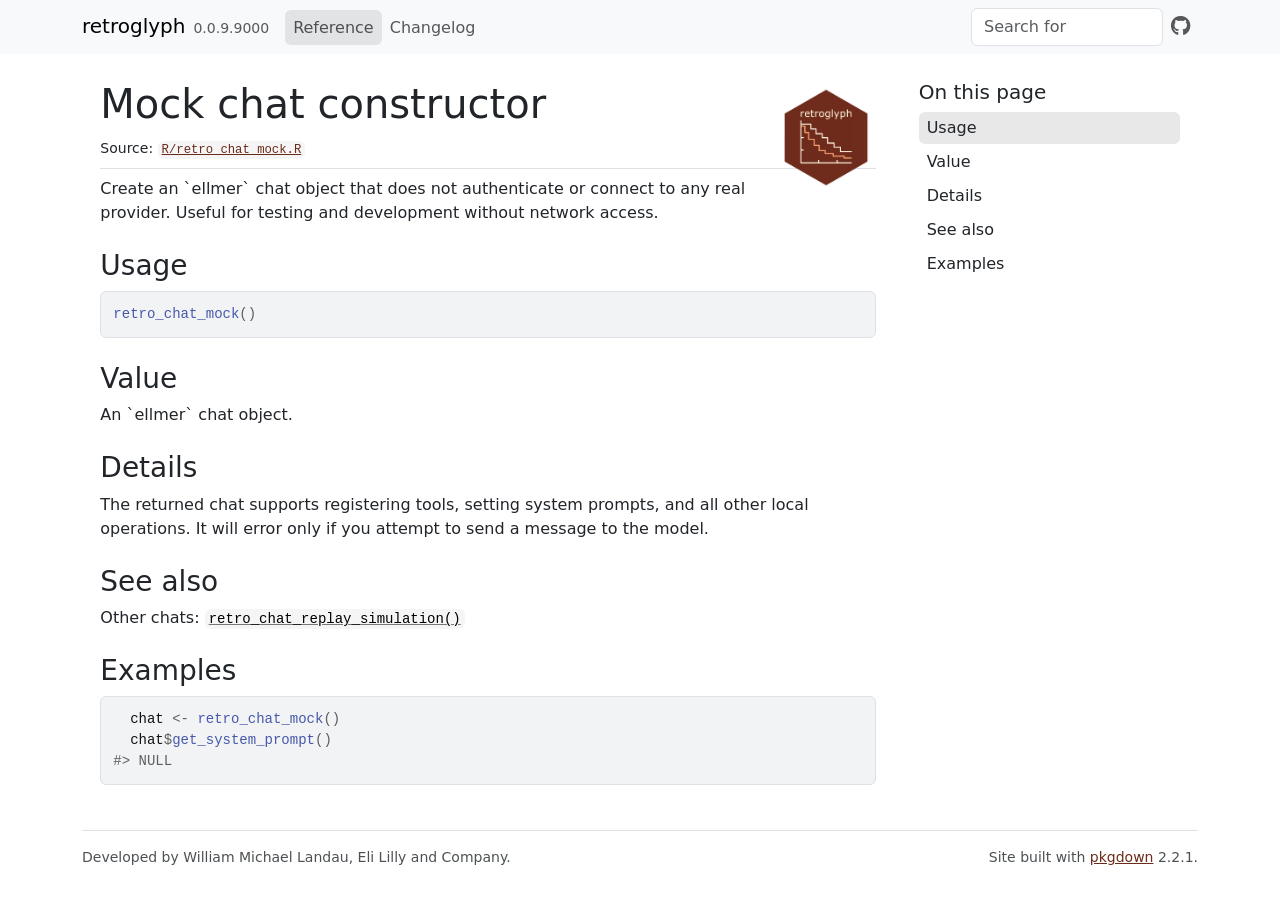
<file: reference/retro_chat_mock.html>
<!DOCTYPE html>
<!-- Generated by pkgdown: do not edit by hand --><html lang="en-US"><head><meta http-equiv="Content-Type" content="text/html; charset=UTF-8"><meta charset="utf-8"><meta http-equiv="X-UA-Compatible" content="IE=edge"><meta name="viewport" content="width=device-width, initial-scale=1, shrink-to-fit=no"><title>Mock chat constructor — retro_chat_mock • retroglyph</title><!-- favicons --><link rel="icon" type="image/png" sizes="96x96" href="../favicon-96x96.png"><link rel="icon" type="”image/svg+xml”" href="../favicon.svg"><link rel="apple-touch-icon" sizes="180x180" href="../apple-touch-icon.png"><link rel="icon" sizes="any" href="../favicon.ico"><link rel="manifest" href="../site.webmanifest"><script src="../deps/jquery-3.6.0/jquery-3.6.0.min.js"></script><meta name="viewport" content="width=device-width, initial-scale=1, shrink-to-fit=no"><link href="../deps/bootstrap-5.3.8/bootstrap.min.css" rel="stylesheet"><script src="../deps/bootstrap-5.3.8/bootstrap.bundle.min.js"></script><link href="../deps/font-awesome-6.5.2/css/all.min.css" rel="stylesheet"><link href="../deps/font-awesome-6.5.2/css/v4-shims.min.css" rel="stylesheet"><script src="../deps/headroom-0.11.0/headroom.min.js"></script><script src="../deps/headroom-0.11.0/jQuery.headroom.min.js"></script><script src="../deps/bootstrap-toc-1.0.1/bootstrap-toc.min.js"></script><script src="../deps/clipboard.js-2.0.11/clipboard.min.js"></script><script src="../deps/search-1.0.0/autocomplete.jquery.min.js"></script><script src="../deps/search-1.0.0/fuse.min.js"></script><script src="../deps/search-1.0.0/mark.min.js"></script><!-- pkgdown --><script src="../pkgdown.js"></script><meta property="og:title" content="Mock chat constructor — retro_chat_mock"><meta name="description" content="Create an `ellmer` chat object that does not
  authenticate or connect to any real provider. Useful for
  testing and development without network access."><meta property="og:description" content="Create an `ellmer` chat object that does not
  authenticate or connect to any real provider. Useful for
  testing and development without network access."><meta property="og:image" content="https://wlandau.github.io/retroglyph/logo.png"></head><body>
    <a href="#main" class="visually-hidden-focusable">Skip to contents</a>


    <nav class="navbar navbar-expand-lg fixed-top bg-light" data-bs-theme="light" aria-label="Site navigation"><div class="container">

    <a class="navbar-brand me-2" href="../index.html">retroglyph</a>

    <small class="nav-text text-muted me-auto" data-bs-toggle="tooltip" data-bs-placement="bottom" title="">0.0.9.9000</small>


    <button class="navbar-toggler" type="button" data-bs-toggle="collapse" data-bs-target="#navbar" aria-controls="navbar" aria-expanded="false" aria-label="Toggle navigation">
      <span class="navbar-toggler-icon"></span>
    </button>

    <div id="navbar" class="collapse navbar-collapse ms-3">
      <ul class="navbar-nav me-auto"><li class="active nav-item"><a class="nav-link" href="../reference/index.html">Reference</a></li>
<li class="nav-item"><a class="nav-link" href="../news/index.html">Changelog</a></li>
      </ul><ul class="navbar-nav"><li class="nav-item"><form class="form-inline" role="search">
 <input class="form-control" type="search" name="search-input" id="search-input" autocomplete="off" aria-label="Search site" placeholder="Search for" data-search-index="../search.json"></form></li>
<li class="nav-item"><a class="external-link nav-link" href="https://github.com/wlandau/retroglyph" aria-label="GitHub"><span class="fa fab fa-github fa-lg"></span></a></li>
      </ul></div>


  </div>
</nav><div class="container template-reference-topic">
<div class="row">
  <main id="main" class="col-md-9"><div class="page-header">
      <img src="../logo.png" class="logo" alt=""><h1>Mock chat constructor</h1>
      <small class="dont-index">Source: <a href="https://github.com/wlandau/retroglyph/R/retro_chat_mock.R" class="external-link"><code>R/retro_chat_mock.R</code></a></small>
      <div class="d-none name"><code>retro_chat_mock.Rd</code></div>
    </div>

    <div class="ref-description section level2">
    <p>Create an `ellmer` chat object that does not
  authenticate or connect to any real provider. Useful for
  testing and development without network access.</p>
    </div>

    <div class="section level2">
    <h2 id="ref-usage">Usage<a class="anchor" aria-label="anchor" href="#ref-usage"></a></h2>
    <div class="sourceCode"><pre class="sourceCode r"><code><span><span class="fu">retro_chat_mock</span><span class="op">(</span><span class="op">)</span></span></code></pre></div>
    </div>

    <div class="section level2">
    <h2 id="value">Value<a class="anchor" aria-label="anchor" href="#value"></a></h2>
    <p>An `ellmer` chat object.</p>
    </div>
    <div class="section level2">
    <h2 id="details">Details<a class="anchor" aria-label="anchor" href="#details"></a></h2>
    <p>The returned chat supports registering tools, setting
  system prompts, and all other local operations. It will
  error only if you attempt to send a message to the model.</p>
    </div>
    <div class="section level2">
    <h2 id="see-also">See also<a class="anchor" aria-label="anchor" href="#see-also"></a></h2>
    <div class="dont-index"><p>Other chats:
<code><a href="retro_chat_replay_simulation.html">retro_chat_replay_simulation()</a></code></p></div>
    </div>

    <div class="section level2">
    <h2 id="ref-examples">Examples<a class="anchor" aria-label="anchor" href="#ref-examples"></a></h2>
    <div class="sourceCode"><pre class="sourceCode r"><code><span class="r-in"><span>  <span class="va">chat</span> <span class="op">&lt;-</span> <span class="fu">retro_chat_mock</span><span class="op">(</span><span class="op">)</span></span></span>
<span class="r-in"><span>  <span class="va">chat</span><span class="op">$</span><span class="fu">get_system_prompt</span><span class="op">(</span><span class="op">)</span></span></span>
<span class="r-out co"><span class="r-pr">#&gt;</span> NULL</span>
</code></pre></div>
    </div>
  </main><aside class="col-md-3"><nav id="toc" aria-label="Table of contents"><h2>On this page</h2>
    </nav></aside></div>


    <footer><div class="pkgdown-footer-left">
  <p>Developed by William Michael Landau, Eli Lilly and Company.</p>
</div>

<div class="pkgdown-footer-right">
  <p>Site built with <a href="https://pkgdown.r-lib.org/" class="external-link">pkgdown</a> 2.2.1.</p>
</div>

    </footer></div>





  </body></html>
</file>
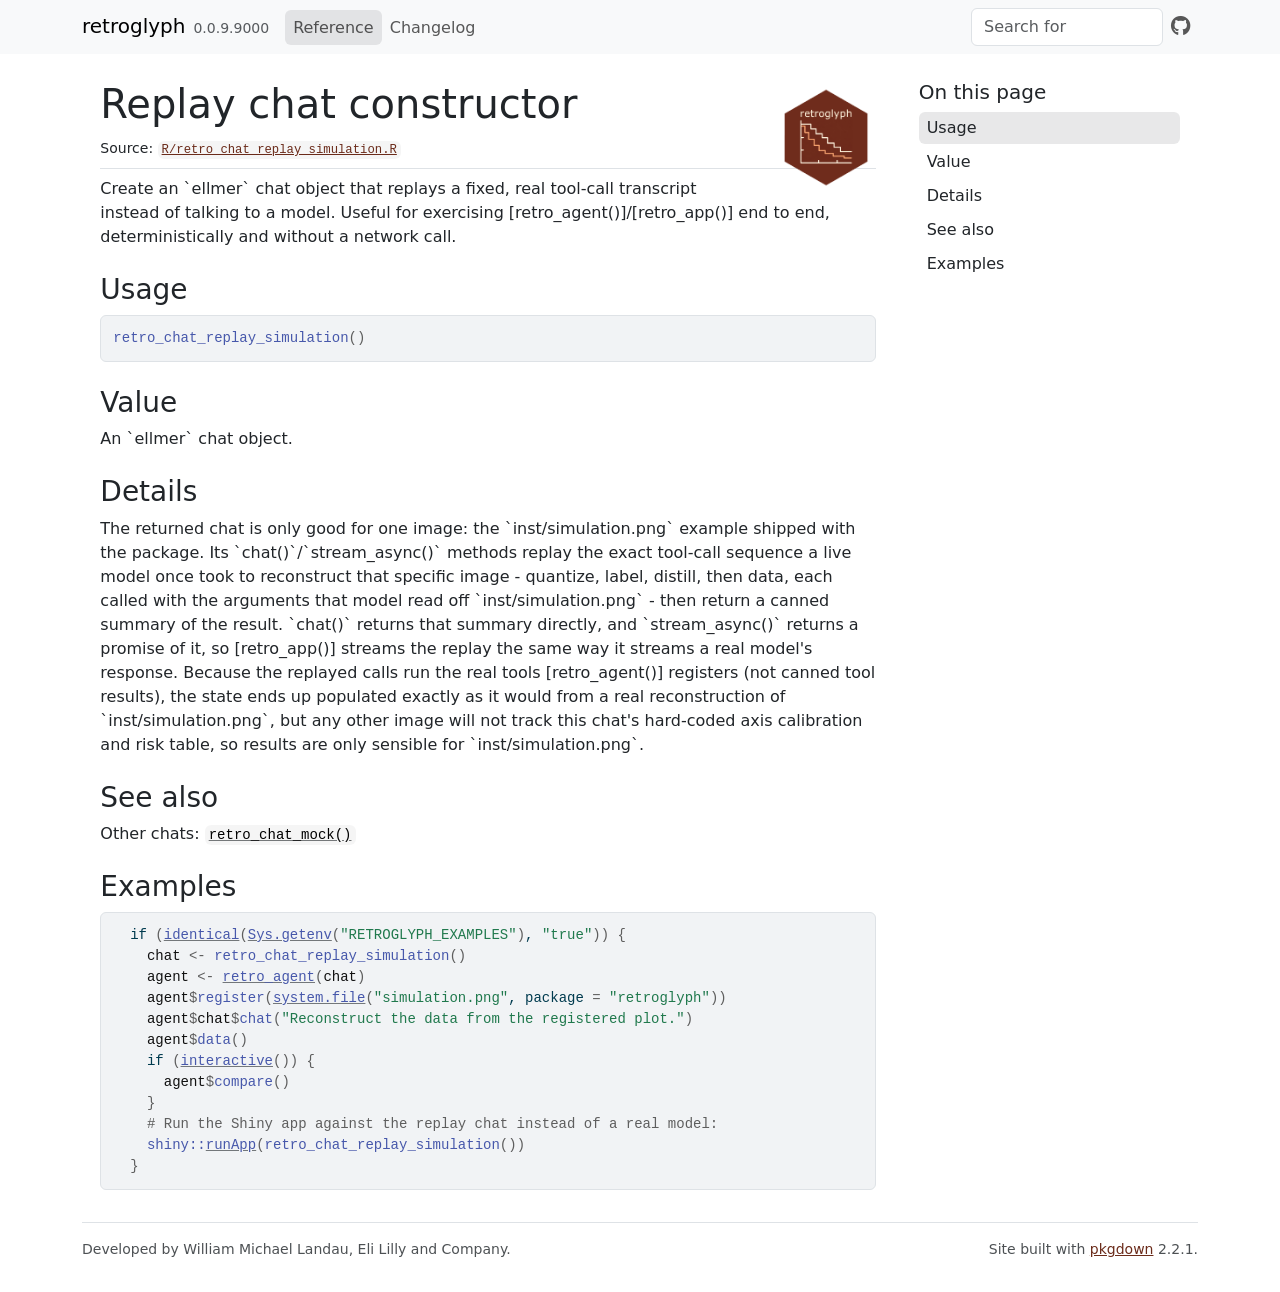
<file: reference/retro_chat_replay_simulation.html>
<!DOCTYPE html>
<!-- Generated by pkgdown: do not edit by hand --><html lang="en-US"><head><meta http-equiv="Content-Type" content="text/html; charset=UTF-8"><meta charset="utf-8"><meta http-equiv="X-UA-Compatible" content="IE=edge"><meta name="viewport" content="width=device-width, initial-scale=1, shrink-to-fit=no"><title>Replay chat constructor — retro_chat_replay_simulation • retroglyph</title><!-- favicons --><link rel="icon" type="image/png" sizes="96x96" href="../favicon-96x96.png"><link rel="icon" type="”image/svg+xml”" href="../favicon.svg"><link rel="apple-touch-icon" sizes="180x180" href="../apple-touch-icon.png"><link rel="icon" sizes="any" href="../favicon.ico"><link rel="manifest" href="../site.webmanifest"><script src="../deps/jquery-3.6.0/jquery-3.6.0.min.js"></script><meta name="viewport" content="width=device-width, initial-scale=1, shrink-to-fit=no"><link href="../deps/bootstrap-5.3.8/bootstrap.min.css" rel="stylesheet"><script src="../deps/bootstrap-5.3.8/bootstrap.bundle.min.js"></script><link href="../deps/font-awesome-6.5.2/css/all.min.css" rel="stylesheet"><link href="../deps/font-awesome-6.5.2/css/v4-shims.min.css" rel="stylesheet"><script src="../deps/headroom-0.11.0/headroom.min.js"></script><script src="../deps/headroom-0.11.0/jQuery.headroom.min.js"></script><script src="../deps/bootstrap-toc-1.0.1/bootstrap-toc.min.js"></script><script src="../deps/clipboard.js-2.0.11/clipboard.min.js"></script><script src="../deps/search-1.0.0/autocomplete.jquery.min.js"></script><script src="../deps/search-1.0.0/fuse.min.js"></script><script src="../deps/search-1.0.0/mark.min.js"></script><!-- pkgdown --><script src="../pkgdown.js"></script><meta property="og:title" content="Replay chat constructor — retro_chat_replay_simulation"><meta name="description" content="Create an `ellmer` chat object that replays a fixed,
  real tool-call transcript instead of talking to a model. Useful
  for exercising [retro_agent()]/[retro_app()] end to end,
  deterministically and without a network call."><meta property="og:description" content="Create an `ellmer` chat object that replays a fixed,
  real tool-call transcript instead of talking to a model. Useful
  for exercising [retro_agent()]/[retro_app()] end to end,
  deterministically and without a network call."><meta property="og:image" content="https://wlandau.github.io/retroglyph/logo.png"></head><body>
    <a href="#main" class="visually-hidden-focusable">Skip to contents</a>


    <nav class="navbar navbar-expand-lg fixed-top bg-light" data-bs-theme="light" aria-label="Site navigation"><div class="container">

    <a class="navbar-brand me-2" href="../index.html">retroglyph</a>

    <small class="nav-text text-muted me-auto" data-bs-toggle="tooltip" data-bs-placement="bottom" title="">0.0.9.9000</small>


    <button class="navbar-toggler" type="button" data-bs-toggle="collapse" data-bs-target="#navbar" aria-controls="navbar" aria-expanded="false" aria-label="Toggle navigation">
      <span class="navbar-toggler-icon"></span>
    </button>

    <div id="navbar" class="collapse navbar-collapse ms-3">
      <ul class="navbar-nav me-auto"><li class="active nav-item"><a class="nav-link" href="../reference/index.html">Reference</a></li>
<li class="nav-item"><a class="nav-link" href="../news/index.html">Changelog</a></li>
      </ul><ul class="navbar-nav"><li class="nav-item"><form class="form-inline" role="search">
 <input class="form-control" type="search" name="search-input" id="search-input" autocomplete="off" aria-label="Search site" placeholder="Search for" data-search-index="../search.json"></form></li>
<li class="nav-item"><a class="external-link nav-link" href="https://github.com/wlandau/retroglyph" aria-label="GitHub"><span class="fa fab fa-github fa-lg"></span></a></li>
      </ul></div>


  </div>
</nav><div class="container template-reference-topic">
<div class="row">
  <main id="main" class="col-md-9"><div class="page-header">
      <img src="../logo.png" class="logo" alt=""><h1>Replay chat constructor</h1>
      <small class="dont-index">Source: <a href="https://github.com/wlandau/retroglyph/R/retro_chat_replay_simulation.R" class="external-link"><code>R/retro_chat_replay_simulation.R</code></a></small>
      <div class="d-none name"><code>retro_chat_replay_simulation.Rd</code></div>
    </div>

    <div class="ref-description section level2">
    <p>Create an `ellmer` chat object that replays a fixed,
  real tool-call transcript instead of talking to a model. Useful
  for exercising [retro_agent()]/[retro_app()] end to end,
  deterministically and without a network call.</p>
    </div>

    <div class="section level2">
    <h2 id="ref-usage">Usage<a class="anchor" aria-label="anchor" href="#ref-usage"></a></h2>
    <div class="sourceCode"><pre class="sourceCode r"><code><span><span class="fu">retro_chat_replay_simulation</span><span class="op">(</span><span class="op">)</span></span></code></pre></div>
    </div>

    <div class="section level2">
    <h2 id="value">Value<a class="anchor" aria-label="anchor" href="#value"></a></h2>
    <p>An `ellmer` chat object.</p>
    </div>
    <div class="section level2">
    <h2 id="details">Details<a class="anchor" aria-label="anchor" href="#details"></a></h2>
    <p>The returned chat is only good for one image: the
  `inst/simulation.png` example shipped with the package. Its
  `chat()`/`stream_async()` methods replay the exact tool-call
  sequence a live model once took to reconstruct that specific
  image - quantize, label, distill, then data, each called with the
  arguments that model read off `inst/simulation.png` - then return
  a canned summary of the result. `chat()` returns that summary
  directly, and `stream_async()` returns a promise of it, so
  [retro_app()] streams the replay the same way it streams a real
  model's response. Because the replayed calls run
  the real tools [retro_agent()] registers (not canned tool
  results), the state ends up populated exactly as it would from a
  real reconstruction of `inst/simulation.png`, but any other image
  will not track this chat's hard-coded axis calibration and risk
  table, so results are only sensible for `inst/simulation.png`.</p>
    </div>
    <div class="section level2">
    <h2 id="see-also">See also<a class="anchor" aria-label="anchor" href="#see-also"></a></h2>
    <div class="dont-index"><p>Other chats:
<code><a href="retro_chat_mock.html">retro_chat_mock()</a></code></p></div>
    </div>

    <div class="section level2">
    <h2 id="ref-examples">Examples<a class="anchor" aria-label="anchor" href="#ref-examples"></a></h2>
    <div class="sourceCode"><pre class="sourceCode r"><code><span class="r-in"><span>  <span class="kw">if</span> <span class="op">(</span><span class="fu"><a href="https://rdrr.io/r/base/identical.html" class="external-link">identical</a></span><span class="op">(</span><span class="fu"><a href="https://rdrr.io/r/base/Sys.getenv.html" class="external-link">Sys.getenv</a></span><span class="op">(</span><span class="st">"RETROGLYPH_EXAMPLES"</span><span class="op">)</span>, <span class="st">"true"</span><span class="op">)</span><span class="op">)</span> <span class="op">{</span></span></span>
<span class="r-in"><span>    <span class="va">chat</span> <span class="op">&lt;-</span> <span class="fu">retro_chat_replay_simulation</span><span class="op">(</span><span class="op">)</span></span></span>
<span class="r-in"><span>    <span class="va">agent</span> <span class="op">&lt;-</span> <span class="fu"><a href="retro_agent.html">retro_agent</a></span><span class="op">(</span><span class="va">chat</span><span class="op">)</span></span></span>
<span class="r-in"><span>    <span class="va">agent</span><span class="op">$</span><span class="fu">register</span><span class="op">(</span><span class="fu"><a href="https://rdrr.io/r/base/system.file.html" class="external-link">system.file</a></span><span class="op">(</span><span class="st">"simulation.png"</span>, package <span class="op">=</span> <span class="st">"retroglyph"</span><span class="op">)</span><span class="op">)</span></span></span>
<span class="r-in"><span>    <span class="va">agent</span><span class="op">$</span><span class="va">chat</span><span class="op">$</span><span class="fu">chat</span><span class="op">(</span><span class="st">"Reconstruct the data from the registered plot."</span><span class="op">)</span></span></span>
<span class="r-in"><span>    <span class="va">agent</span><span class="op">$</span><span class="fu">data</span><span class="op">(</span><span class="op">)</span></span></span>
<span class="r-in"><span>    <span class="kw">if</span> <span class="op">(</span><span class="fu"><a href="https://rdrr.io/r/base/interactive.html" class="external-link">interactive</a></span><span class="op">(</span><span class="op">)</span><span class="op">)</span> <span class="op">{</span></span></span>
<span class="r-in"><span>      <span class="va">agent</span><span class="op">$</span><span class="fu">compare</span><span class="op">(</span><span class="op">)</span></span></span>
<span class="r-in"><span>    <span class="op">}</span></span></span>
<span class="r-in"><span>    <span class="co"># Run the Shiny app against the replay chat instead of a real model:</span></span></span>
<span class="r-in"><span>    <span class="fu">shiny</span><span class="fu">::</span><span class="fu"><a href="https://rdrr.io/pkg/shiny/man/runApp.html" class="external-link">runApp</a></span><span class="op">(</span><span class="fu">retro_chat_replay_simulation</span><span class="op">(</span><span class="op">)</span><span class="op">)</span></span></span>
<span class="r-in"><span>  <span class="op">}</span></span></span>
</code></pre></div>
    </div>
  </main><aside class="col-md-3"><nav id="toc" aria-label="Table of contents"><h2>On this page</h2>
    </nav></aside></div>


    <footer><div class="pkgdown-footer-left">
  <p>Developed by William Michael Landau, Eli Lilly and Company.</p>
</div>

<div class="pkgdown-footer-right">
  <p>Site built with <a href="https://pkgdown.r-lib.org/" class="external-link">pkgdown</a> 2.2.1.</p>
</div>

    </footer></div>





  </body></html>
</file>
<file: deps/font-awesome-6.5.2/css/v4-shims.min.css>
/*!
 * Font Awesome Free 6.5.2 by @fontawesome - https://fontawesome.com
 * License - https://fontawesome.com/license/free (Icons: CC BY 4.0, Fonts: SIL OFL 1.1, Code: MIT License)
 * Copyright 2024 Fonticons, Inc.
 */
.fa.fa-glass:before{content:"\f000"}.fa.fa-envelope-o{font-family:"Font Awesome 6 Free";font-weight:400}.fa.fa-envelope-o:before{content:"\f0e0"}.fa.fa-star-o{font-family:"Font Awesome 6 Free";font-weight:400}.fa.fa-star-o:before{content:"\f005"}.fa.fa-close:before,.fa.fa-remove:before{content:"\f00d"}.fa.fa-gear:before{content:"\f013"}.fa.fa-trash-o{font-family:"Font Awesome 6 Free";font-weight:400}.fa.fa-trash-o:before{content:"\f2ed"}.fa.fa-home:before{content:"\f015"}.fa.fa-file-o{font-family:"Font Awesome 6 Free";font-weight:400}.fa.fa-file-o:before{content:"\f15b"}.fa.fa-clock-o{font-family:"Font Awesome 6 Free";font-weight:400}.fa.fa-clock-o:before{content:"\f017"}.fa.fa-arrow-circle-o-down{font-family:"Font Awesome 6 Free";font-weight:400}.fa.fa-arrow-circle-o-down:before{content:"\f358"}.fa.fa-arrow-circle-o-up{font-family:"Font Awesome 6 Free";font-weight:400}.fa.fa-arrow-circle-o-up:before{content:"\f35b"}.fa.fa-play-circle-o{font-family:"Font Awesome 6 Free";font-weight:400}.fa.fa-play-circle-o:before{content:"\f144"}.fa.fa-repeat:before,.fa.fa-rotate-right:before{content:"\f01e"}.fa.fa-refresh:before{content:"\f021"}.fa.fa-list-alt{font-family:"Font Awesome 6 Free";font-weight:400}.fa.fa-list-alt:before{content:"\f022"}.fa.fa-dedent:before{content:"\f03b"}.fa.fa-video-camera:before{content:"\f03d"}.fa.fa-picture-o{font-family:"Font Awesome 6 Free";font-weight:400}.fa.fa-picture-o:before{content:"\f03e"}.fa.fa-photo{font-family:"Font Awesome 6 Free";font-weight:400}.fa.fa-photo:before{content:"\f03e"}.fa.fa-image{font-family:"Font Awesome 6 Free";font-weight:400}.fa.fa-image:before{content:"\f03e"}.fa.fa-map-marker:before{content:"\f3c5"}.fa.fa-pencil-square-o{font-family:"Font Awesome 6 Free";font-weight:400}.fa.fa-pencil-square-o:before{content:"\f044"}.fa.fa-edit{font-family:"Font Awesome 6 Free";font-weight:400}.fa.fa-edit:before{content:"\f044"}.fa.fa-share-square-o:before{content:"\f14d"}.fa.fa-check-square-o{font-family:"Font Awesome 6 Free";font-weight:400}.fa.fa-check-square-o:before{content:"\f14a"}.fa.fa-arrows:before{content:"\f0b2"}.fa.fa-times-circle-o{font-family:"Font Awesome 6 Free";font-weight:400}.fa.fa-times-circle-o:before{content:"\f057"}.fa.fa-check-circle-o{font-family:"Font Awesome 6 Free";font-weight:400}.fa.fa-check-circle-o:before{content:"\f058"}.fa.fa-mail-forward:before{content:"\f064"}.fa.fa-expand:before{content:"\f424"}.fa.fa-compress:before{content:"\f422"}.fa.fa-eye,.fa.fa-eye-slash{font-family:"Font Awesome 6 Free";font-weight:400}.fa.fa-warning:before{content:"\f071"}.fa.fa-calendar:before{content:"\f073"}.fa.fa-arrows-v:before{content:"\f338"}.fa.fa-arrows-h:before{content:"\f337"}.fa.fa-bar-chart-o:before,.fa.fa-bar-chart:before{content:"\e0e3"}.fa.fa-twitter-square{font-family:"Font Awesome 6 Brands";font-weight:400}.fa.fa-twitter-square:before{content:"\f081"}.fa.fa-facebook-square{font-family:"Font Awesome 6 Brands";font-weight:400}.fa.fa-facebook-square:before{content:"\f082"}.fa.fa-gears:before{content:"\f085"}.fa.fa-thumbs-o-up{font-family:"Font Awesome 6 Free";font-weight:400}.fa.fa-thumbs-o-up:before{content:"\f164"}.fa.fa-thumbs-o-down{font-family:"Font Awesome 6 Free";font-weight:400}.fa.fa-thumbs-o-down:before{content:"\f165"}.fa.fa-heart-o{font-family:"Font Awesome 6 Free";font-weight:400}.fa.fa-heart-o:before{content:"\f004"}.fa.fa-sign-out:before{content:"\f2f5"}.fa.fa-linkedin-square{font-family:"Font Awesome 6 Brands";font-weight:400}.fa.fa-linkedin-square:before{content:"\f08c"}.fa.fa-thumb-tack:before{content:"\f08d"}.fa.fa-external-link:before{content:"\f35d"}.fa.fa-sign-in:before{content:"\f2f6"}.fa.fa-github-square{font-family:"Font Awesome 6 Brands";font-weight:400}.fa.fa-github-square:before{content:"\f092"}.fa.fa-lemon-o{font-family:"Font Awesome 6 Free";font-weight:400}.fa.fa-lemon-o:before{content:"\f094"}.fa.fa-square-o{font-family:"Font Awesome 6 Free";font-weight:400}.fa.fa-square-o:before{content:"\f0c8"}.fa.fa-bookmark-o{font-family:"Font Awesome 6 Free";font-weight:400}.fa.fa-bookmark-o:before{content:"\f02e"}.fa.fa-facebook,.fa.fa-twitter{font-family:"Font Awesome 6 Brands";font-weight:400}.fa.fa-facebook:before{content:"\f39e"}.fa.fa-facebook-f{font-family:"Font Awesome 6 Brands";font-weight:400}.fa.fa-facebook-f:before{content:"\f39e"}.fa.fa-github{font-family:"Font Awesome 6 Brands";font-weight:400}.fa.fa-credit-card{font-family:"Font Awesome 6 Free";font-weight:400}.fa.fa-feed:before{content:"\f09e"}.fa.fa-hdd-o{font-family:"Font Awesome 6 Free";font-weight:400}.fa.fa-hdd-o:before{content:"\f0a0"}.fa.fa-hand-o-right{font-family:"Font Awesome 6 Free";font-weight:400}.fa.fa-hand-o-right:before{content:"\f0a4"}.fa.fa-hand-o-left{font-family:"Font Awesome 6 Free";font-weight:400}.fa.fa-hand-o-left:before{content:"\f0a5"}.fa.fa-hand-o-up{font-family:"Font Awesome 6 Free";font-weight:400}.fa.fa-hand-o-up:before{content:"\f0a6"}.fa.fa-hand-o-down{font-family:"Font Awesome 6 Free";font-weight:400}.fa.fa-hand-o-down:before{content:"\f0a7"}.fa.fa-globe:before{content:"\f57d"}.fa.fa-tasks:before{content:"\f828"}.fa.fa-arrows-alt:before{content:"\f31e"}.fa.fa-group:before{content:"\f0c0"}.fa.fa-chain:before{content:"\f0c1"}.fa.fa-cut:before{content:"\f0c4"}.fa.fa-files-o{font-family:"Font Awesome 6 Free";font-weight:400}.fa.fa-files-o:before{content:"\f0c5"}.fa.fa-floppy-o{font-family:"Font Awesome 6 Free";font-weight:400}.fa.fa-floppy-o:before{content:"\f0c7"}.fa.fa-save{font-family:"Font Awesome 6 Free";font-weight:400}.fa.fa-save:before{content:"\f0c7"}.fa.fa-navicon:before,.fa.fa-reorder:before{content:"\f0c9"}.fa.fa-magic:before{content:"\e2ca"}.fa.fa-pinterest,.fa.fa-pinterest-square{font-family:"Font Awesome 6 Brands";font-weight:400}.fa.fa-pinterest-square:before{content:"\f0d3"}.fa.fa-google-plus-square{font-family:"Font Awesome 6 Brands";font-weight:400}.fa.fa-google-plus-square:before{content:"\f0d4"}.fa.fa-google-plus{font-family:"Font Awesome 6 Brands";font-weight:400}.fa.fa-google-plus:before{content:"\f0d5"}.fa.fa-money:before{content:"\f3d1"}.fa.fa-unsorted:before{content:"\f0dc"}.fa.fa-sort-desc:before{content:"\f0dd"}.fa.fa-sort-asc:before{content:"\f0de"}.fa.fa-linkedin{font-family:"Font Awesome 6 Brands";font-weight:400}.fa.fa-linkedin:before{content:"\f0e1"}.fa.fa-rotate-left:before{content:"\f0e2"}.fa.fa-legal:before{content:"\f0e3"}.fa.fa-dashboard:before,.fa.fa-tachometer:before{content:"\f625"}.fa.fa-comment-o{font-family:"Font Awesome 6 Free";font-weight:400}.fa.fa-comment-o:before{content:"\f075"}.fa.fa-comments-o{font-family:"Font Awesome 6 Free";font-weight:400}.fa.fa-comments-o:before{content:"\f086"}.fa.fa-flash:before{content:"\f0e7"}.fa.fa-clipboard:before{content:"\f0ea"}.fa.fa-lightbulb-o{font-family:"Font Awesome 6 Free";font-weight:400}.fa.fa-lightbulb-o:before{content:"\f0eb"}.fa.fa-exchange:before{content:"\f362"}.fa.fa-cloud-download:before{content:"\f0ed"}.fa.fa-cloud-upload:before{content:"\f0ee"}.fa.fa-bell-o{font-family:"Font Awesome 6 Free";font-weight:400}.fa.fa-bell-o:before{content:"\f0f3"}.fa.fa-cutlery:before{content:"\f2e7"}.fa.fa-file-text-o{font-family:"Font Awesome 6 Free";font-weight:400}.fa.fa-file-text-o:before{content:"\f15c"}.fa.fa-building-o{font-family:"Font Awesome 6 Free";font-weight:400}.fa.fa-building-o:before{content:"\f1ad"}.fa.fa-hospital-o{font-family:"Font Awesome 6 Free";font-weight:400}.fa.fa-hospital-o:before{content:"\f0f8"}.fa.fa-tablet:before{content:"\f3fa"}.fa.fa-mobile-phone:before,.fa.fa-mobile:before{content:"\f3cd"}.fa.fa-circle-o{font-family:"Font Awesome 6 Free";font-weight:400}.fa.fa-circle-o:before{content:"\f111"}.fa.fa-mail-reply:before{content:"\f3e5"}.fa.fa-github-alt{font-family:"Font Awesome 6 Brands";font-weight:400}.fa.fa-folder-o{font-family:"Font Awesome 6 Free";font-weight:400}.fa.fa-folder-o:before{content:"\f07b"}.fa.fa-folder-open-o{font-family:"Font Awesome 6 Free";font-weight:400}.fa.fa-folder-open-o:before{content:"\f07c"}.fa.fa-smile-o{font-family:"Font Awesome 6 Free";font-weight:400}.fa.fa-smile-o:before{content:"\f118"}.fa.fa-frown-o{font-family:"Font Awesome 6 Free";font-weight:400}.fa.fa-frown-o:before{content:"\f119"}.fa.fa-meh-o{font-family:"Font Awesome 6 Free";font-weight:400}.fa.fa-meh-o:before{content:"\f11a"}.fa.fa-keyboard-o{font-family:"Font Awesome 6 Free";font-weight:400}.fa.fa-keyboard-o:before{content:"\f11c"}.fa.fa-flag-o{font-family:"Font Awesome 6 Free";font-weight:400}.fa.fa-flag-o:before{content:"\f024"}.fa.fa-mail-reply-all:before{content:"\f122"}.fa.fa-star-half-o{font-family:"Font Awesome 6 Free";font-weight:400}.fa.fa-star-half-o:before{content:"\f5c0"}.fa.fa-star-half-empty{font-family:"Font Awesome 6 Free";font-weight:400}.fa.fa-star-half-empty:before{content:"\f5c0"}.fa.fa-star-half-full{font-family:"Font Awesome 6 Free";font-weight:400}.fa.fa-star-half-full:before{content:"\f5c0"}.fa.fa-code-fork:before{content:"\f126"}.fa.fa-chain-broken:before,.fa.fa-unlink:before{content:"\f127"}.fa.fa-calendar-o{font-family:"Font Awesome 6 Free";font-weight:400}.fa.fa-calendar-o:before{content:"\f133"}.fa.fa-css3,.fa.fa-html5,.fa.fa-maxcdn{font-family:"Font Awesome 6 Brands";font-weight:400}.fa.fa-unlock-alt:before{content:"\f09c"}.fa.fa-minus-square-o{font-family:"Font Awesome 6 Free";font-weight:400}.fa.fa-minus-square-o:before{content:"\f146"}.fa.fa-level-up:before{content:"\f3bf"}.fa.fa-level-down:before{content:"\f3be"}.fa.fa-pencil-square:before{content:"\f14b"}.fa.fa-external-link-square:before{content:"\f360"}.fa.fa-compass{font-family:"Font Awesome 6 Free";font-weight:400}.fa.fa-caret-square-o-down{font-family:"Font Awesome 6 Free";font-weight:400}.fa.fa-caret-square-o-down:before{content:"\f150"}.fa.fa-toggle-down{font-family:"Font Awesome 6 Free";font-weight:400}.fa.fa-toggle-down:before{content:"\f150"}.fa.fa-caret-square-o-up{font-family:"Font Awesome 6 Free";font-weight:400}.fa.fa-caret-square-o-up:before{content:"\f151"}.fa.fa-toggle-up{font-family:"Font Awesome 6 Free";font-weight:400}.fa.fa-toggle-up:before{content:"\f151"}.fa.fa-caret-square-o-right{font-family:"Font Awesome 6 Free";font-weight:400}.fa.fa-caret-square-o-right:before{content:"\f152"}.fa.fa-toggle-right{font-family:"Font Awesome 6 Free";font-weight:400}.fa.fa-toggle-right:before{content:"\f152"}.fa.fa-eur:before,.fa.fa-euro:before{content:"\f153"}.fa.fa-gbp:before{content:"\f154"}.fa.fa-dollar:before,.fa.fa-usd:before{content:"\24"}.fa.fa-inr:before,.fa.fa-rupee:before{content:"\e1bc"}.fa.fa-cny:before,.fa.fa-jpy:before,.fa.fa-rmb:before,.fa.fa-yen:before{content:"\f157"}.fa.fa-rouble:before,.fa.fa-rub:before,.fa.fa-ruble:before{content:"\f158"}.fa.fa-krw:before,.fa.fa-won:before{content:"\f159"}.fa.fa-bitcoin,.fa.fa-btc{font-family:"Font Awesome 6 Brands";font-weight:400}.fa.fa-bitcoin:before{content:"\f15a"}.fa.fa-file-text:before{content:"\f15c"}.fa.fa-sort-alpha-asc:before{content:"\f15d"}.fa.fa-sort-alpha-desc:before{content:"\f881"}.fa.fa-sort-amount-asc:before{content:"\f884"}.fa.fa-sort-amount-desc:before{content:"\f160"}.fa.fa-sort-numeric-asc:before{content:"\f162"}.fa.fa-sort-numeric-desc:before{content:"\f886"}.fa.fa-youtube-square{font-family:"Font Awesome 6 Brands";font-weight:400}.fa.fa-youtube-square:before{content:"\f431"}.fa.fa-xing,.fa.fa-xing-square,.fa.fa-youtube{font-family:"Font Awesome 6 Brands";font-weight:400}.fa.fa-xing-square:before{content:"\f169"}.fa.fa-youtube-play{font-family:"Font Awesome 6 Brands";font-weight:400}.fa.fa-youtube-play:before{content:"\f167"}.fa.fa-adn,.fa.fa-bitbucket,.fa.fa-bitbucket-square,.fa.fa-dropbox,.fa.fa-flickr,.fa.fa-instagram,.fa.fa-stack-overflow{font-family:"Font Awesome 6 Brands";font-weight:400}.fa.fa-bitbucket-square:before{content:"\f171"}.fa.fa-tumblr,.fa.fa-tumblr-square{font-family:"Font Awesome 6 Brands";font-weight:400}.fa.fa-tumblr-square:before{content:"\f174"}.fa.fa-long-arrow-down:before{content:"\f309"}.fa.fa-long-arrow-up:before{content:"\f30c"}.fa.fa-long-arrow-left:before{content:"\f30a"}.fa.fa-long-arrow-right:before{content:"\f30b"}.fa.fa-android,.fa.fa-apple,.fa.fa-dribbble,.fa.fa-foursquare,.fa.fa-gittip,.fa.fa-gratipay,.fa.fa-linux,.fa.fa-skype,.fa.fa-trello,.fa.fa-windows{font-family:"Font Awesome 6 Brands";font-weight:400}.fa.fa-gittip:before{content:"\f184"}.fa.fa-sun-o{font-family:"Font Awesome 6 Free";font-weight:400}.fa.fa-sun-o:before{content:"\f185"}.fa.fa-moon-o{font-family:"Font Awesome 6 Free";font-weight:400}.fa.fa-moon-o:before{content:"\f186"}.fa.fa-pagelines,.fa.fa-renren,.fa.fa-stack-exchange,.fa.fa-vk,.fa.fa-weibo{font-family:"Font Awesome 6 Brands";font-weight:400}.fa.fa-arrow-circle-o-right{font-family:"Font Awesome 6 Free";font-weight:400}.fa.fa-arrow-circle-o-right:before{content:"\f35a"}.fa.fa-arrow-circle-o-left{font-family:"Font Awesome 6 Free";font-weight:400}.fa.fa-arrow-circle-o-left:before{content:"\f359"}.fa.fa-caret-square-o-left{font-family:"Font Awesome 6 Free";font-weight:400}.fa.fa-caret-square-o-left:before{content:"\f191"}.fa.fa-toggle-left{font-family:"Font Awesome 6 Free";font-weight:400}.fa.fa-toggle-left:before{content:"\f191"}.fa.fa-dot-circle-o{font-family:"Font Awesome 6 Free";font-weight:400}.fa.fa-dot-circle-o:before{content:"\f192"}.fa.fa-vimeo-square{font-family:"Font Awesome 6 Brands";font-weight:400}.fa.fa-vimeo-square:before{content:"\f194"}.fa.fa-try:before,.fa.fa-turkish-lira:before{content:"\e2bb"}.fa.fa-plus-square-o{font-family:"Font Awesome 6 Free";font-weight:400}.fa.fa-plus-square-o:before{content:"\f0fe"}.fa.fa-openid,.fa.fa-slack,.fa.fa-wordpress{font-family:"Font Awesome 6 Brands";font-weight:400}.fa.fa-bank:before,.fa.fa-institution:before{content:"\f19c"}.fa.fa-mortar-board:before{content:"\f19d"}.fa.fa-google,.fa.fa-reddit,.fa.fa-reddit-square,.fa.fa-yahoo{font-family:"Font Awesome 6 Brands";font-weight:400}.fa.fa-reddit-square:before{content:"\f1a2"}.fa.fa-behance,.fa.fa-behance-square,.fa.fa-delicious,.fa.fa-digg,.fa.fa-drupal,.fa.fa-joomla,.fa.fa-pied-piper-alt,.fa.fa-pied-piper-pp,.fa.fa-stumbleupon,.fa.fa-stumbleupon-circle{font-family:"Font Awesome 6 Brands";font-weight:400}.fa.fa-behance-square:before{content:"\f1b5"}.fa.fa-steam,.fa.fa-steam-square{font-family:"Font Awesome 6 Brands";font-weight:400}.fa.fa-steam-square:before{content:"\f1b7"}.fa.fa-automobile:before{content:"\f1b9"}.fa.fa-cab:before{content:"\f1ba"}.fa.fa-deviantart,.fa.fa-soundcloud,.fa.fa-spotify{font-family:"Font Awesome 6 Brands";font-weight:400}.fa.fa-file-pdf-o{font-family:"Font Awesome 6 Free";font-weight:400}.fa.fa-file-pdf-o:before{content:"\f1c1"}.fa.fa-file-word-o{font-family:"Font Awesome 6 Free";font-weight:400}.fa.fa-file-word-o:before{content:"\f1c2"}.fa.fa-file-excel-o{font-family:"Font Awesome 6 Free";font-weight:400}.fa.fa-file-excel-o:before{content:"\f1c3"}.fa.fa-file-powerpoint-o{font-family:"Font Awesome 6 Free";font-weight:400}.fa.fa-file-powerpoint-o:before{content:"\f1c4"}.fa.fa-file-image-o{font-family:"Font Awesome 6 Free";font-weight:400}.fa.fa-file-image-o:before{content:"\f1c5"}.fa.fa-file-photo-o{font-family:"Font Awesome 6 Free";font-weight:400}.fa.fa-file-photo-o:before{content:"\f1c5"}.fa.fa-file-picture-o{font-family:"Font Awesome 6 Free";font-weight:400}.fa.fa-file-picture-o:before{content:"\f1c5"}.fa.fa-file-archive-o{font-family:"Font Awesome 6 Free";font-weight:400}.fa.fa-file-archive-o:before{content:"\f1c6"}.fa.fa-file-zip-o{font-family:"Font Awesome 6 Free";font-weight:400}.fa.fa-file-zip-o:before{content:"\f1c6"}.fa.fa-file-audio-o{font-family:"Font Awesome 6 Free";font-weight:400}.fa.fa-file-audio-o:before{content:"\f1c7"}.fa.fa-file-sound-o{font-family:"Font Awesome 6 Free";font-weight:400}.fa.fa-file-sound-o:before{content:"\f1c7"}.fa.fa-file-video-o{font-family:"Font Awesome 6 Free";font-weight:400}.fa.fa-file-video-o:before{content:"\f1c8"}.fa.fa-file-movie-o{font-family:"Font Awesome 6 Free";font-weight:400}.fa.fa-file-movie-o:before{content:"\f1c8"}.fa.fa-file-code-o{font-family:"Font Awesome 6 Free";font-weight:400}.fa.fa-file-code-o:before{content:"\f1c9"}.fa.fa-codepen,.fa.fa-jsfiddle,.fa.fa-vine{font-family:"Font Awesome 6 Brands";font-weight:400}.fa.fa-life-bouy:before,.fa.fa-life-buoy:before,.fa.fa-life-saver:before,.fa.fa-support:before{content:"\f1cd"}.fa.fa-circle-o-notch:before{content:"\f1ce"}.fa.fa-ra,.fa.fa-rebel{font-family:"Font Awesome 6 Brands";font-weight:400}.fa.fa-ra:before{content:"\f1d0"}.fa.fa-resistance{font-family:"Font Awesome 6 Brands";font-weight:400}.fa.fa-resistance:before{content:"\f1d0"}.fa.fa-empire,.fa.fa-ge{font-family:"Font Awesome 6 Brands";font-weight:400}.fa.fa-ge:before{content:"\f1d1"}.fa.fa-git-square{font-family:"Font Awesome 6 Brands";font-weight:400}.fa.fa-git-square:before{content:"\f1d2"}.fa.fa-git,.fa.fa-hacker-news,.fa.fa-y-combinator-square{font-family:"Font Awesome 6 Brands";font-weight:400}.fa.fa-y-combinator-square:before{content:"\f1d4"}.fa.fa-yc-square{font-family:"Font Awesome 6 Brands";font-weight:400}.fa.fa-yc-square:before{content:"\f1d4"}.fa.fa-qq,.fa.fa-tencent-weibo,.fa.fa-wechat,.fa.fa-weixin{font-family:"Font Awesome 6 Brands";font-weight:400}.fa.fa-wechat:before{content:"\f1d7"}.fa.fa-send:before{content:"\f1d8"}.fa.fa-paper-plane-o{font-family:"Font Awesome 6 Free";font-weight:400}.fa.fa-paper-plane-o:before{content:"\f1d8"}.fa.fa-send-o{font-family:"Font Awesome 6 Free";font-weight:400}.fa.fa-send-o:before{content:"\f1d8"}.fa.fa-circle-thin{font-family:"Font Awesome 6 Free";font-weight:400}.fa.fa-circle-thin:before{content:"\f111"}.fa.fa-header:before{content:"\f1dc"}.fa.fa-futbol-o{font-family:"Font Awesome 6 Free";font-weight:400}.fa.fa-futbol-o:before{content:"\f1e3"}.fa.fa-soccer-ball-o{font-family:"Font Awesome 6 Free";font-weight:400}.fa.fa-soccer-ball-o:before{content:"\f1e3"}.fa.fa-slideshare,.fa.fa-twitch,.fa.fa-yelp{font-family:"Font Awesome 6 Brands";font-weight:400}.fa.fa-newspaper-o{font-family:"Font Awesome 6 Free";font-weight:400}.fa.fa-newspaper-o:before{content:"\f1ea"}.fa.fa-cc-amex,.fa.fa-cc-discover,.fa.fa-cc-mastercard,.fa.fa-cc-paypal,.fa.fa-cc-stripe,.fa.fa-cc-visa,.fa.fa-google-wallet,.fa.fa-paypal{font-family:"Font Awesome 6 Brands";font-weight:400}.fa.fa-bell-slash-o{font-family:"Font Awesome 6 Free";font-weight:400}.fa.fa-bell-slash-o:before{content:"\f1f6"}.fa.fa-trash:before{content:"\f2ed"}.fa.fa-copyright{font-family:"Font Awesome 6 Free";font-weight:400}.fa.fa-eyedropper:before{content:"\f1fb"}.fa.fa-area-chart:before{content:"\f1fe"}.fa.fa-pie-chart:before{content:"\f200"}.fa.fa-line-chart:before{content:"\f201"}.fa.fa-lastfm,.fa.fa-lastfm-square{font-family:"Font Awesome 6 Brands";font-weight:400}.fa.fa-lastfm-square:before{content:"\f203"}.fa.fa-angellist,.fa.fa-ioxhost{font-family:"Font Awesome 6 Brands";font-weight:400}.fa.fa-cc{font-family:"Font Awesome 6 Free";font-weight:400}.fa.fa-cc:before{content:"\f20a"}.fa.fa-ils:before,.fa.fa-shekel:before,.fa.fa-sheqel:before{content:"\f20b"}.fa.fa-buysellads,.fa.fa-connectdevelop,.fa.fa-dashcube,.fa.fa-forumbee,.fa.fa-leanpub,.fa.fa-sellsy,.fa.fa-shirtsinbulk,.fa.fa-simplybuilt,.fa.fa-skyatlas{font-family:"Font Awesome 6 Brands";font-weight:400}.fa.fa-diamond{font-family:"Font Awesome 6 Free";font-weight:400}.fa.fa-diamond:before{content:"\f3a5"}.fa.fa-intersex:before,.fa.fa-transgender:before{content:"\f224"}.fa.fa-transgender-alt:before{content:"\f225"}.fa.fa-facebook-official{font-family:"Font Awesome 6 Brands";font-weight:400}.fa.fa-facebook-official:before{content:"\f09a"}.fa.fa-pinterest-p,.fa.fa-whatsapp{font-family:"Font Awesome 6 Brands";font-weight:400}.fa.fa-hotel:before{content:"\f236"}.fa.fa-medium,.fa.fa-viacoin,.fa.fa-y-combinator,.fa.fa-yc{font-family:"Font Awesome 6 Brands";font-weight:400}.fa.fa-yc:before{content:"\f23b"}.fa.fa-expeditedssl,.fa.fa-opencart,.fa.fa-optin-monster{font-family:"Font Awesome 6 Brands";font-weight:400}.fa.fa-battery-4:before,.fa.fa-battery:before{content:"\f240"}.fa.fa-battery-3:before{content:"\f241"}.fa.fa-battery-2:before{content:"\f242"}.fa.fa-battery-1:before{content:"\f243"}.fa.fa-battery-0:before{content:"\f244"}.fa.fa-object-group,.fa.fa-object-ungroup,.fa.fa-sticky-note-o{font-family:"Font Awesome 6 Free";font-weight:400}.fa.fa-sticky-note-o:before{content:"\f249"}.fa.fa-cc-diners-club,.fa.fa-cc-jcb{font-family:"Font Awesome 6 Brands";font-weight:400}.fa.fa-clone{font-family:"Font Awesome 6 Free";font-weight:400}.fa.fa-hourglass-o:before{content:"\f254"}.fa.fa-hourglass-1:before{content:"\f251"}.fa.fa-hourglass-2:before{content:"\f252"}.fa.fa-hourglass-3:before{content:"\f253"}.fa.fa-hand-rock-o{font-family:"Font Awesome 6 Free";font-weight:400}.fa.fa-hand-rock-o:before{content:"\f255"}.fa.fa-hand-grab-o{font-family:"Font Awesome 6 Free";font-weight:400}.fa.fa-hand-grab-o:before{content:"\f255"}.fa.fa-hand-paper-o{font-family:"Font Awesome 6 Free";font-weight:400}.fa.fa-hand-paper-o:before{content:"\f256"}.fa.fa-hand-stop-o{font-family:"Font Awesome 6 Free";font-weight:400}.fa.fa-hand-stop-o:before{content:"\f256"}.fa.fa-hand-scissors-o{font-family:"Font Awesome 6 Free";font-weight:400}.fa.fa-hand-scissors-o:before{content:"\f257"}.fa.fa-hand-lizard-o{font-family:"Font Awesome 6 Free";font-weight:400}.fa.fa-hand-lizard-o:before{content:"\f258"}.fa.fa-hand-spock-o{font-family:"Font Awesome 6 Free";font-weight:400}.fa.fa-hand-spock-o:before{content:"\f259"}.fa.fa-hand-pointer-o{font-family:"Font Awesome 6 Free";font-weight:400}.fa.fa-hand-pointer-o:before{content:"\f25a"}.fa.fa-hand-peace-o{font-family:"Font Awesome 6 Free";font-weight:400}.fa.fa-hand-peace-o:before{content:"\f25b"}.fa.fa-registered{font-family:"Font Awesome 6 Free";font-weight:400}.fa.fa-creative-commons,.fa.fa-gg,.fa.fa-gg-circle,.fa.fa-odnoklassniki,.fa.fa-odnoklassniki-square{font-family:"Font Awesome 6 Brands";font-weight:400}.fa.fa-odnoklassniki-square:before{content:"\f264"}.fa.fa-chrome,.fa.fa-firefox,.fa.fa-get-pocket,.fa.fa-internet-explorer,.fa.fa-opera,.fa.fa-safari,.fa.fa-wikipedia-w{font-family:"Font Awesome 6 Brands";font-weight:400}.fa.fa-television:before{content:"\f26c"}.fa.fa-500px,.fa.fa-amazon,.fa.fa-contao{font-family:"Font Awesome 6 Brands";font-weight:400}.fa.fa-calendar-plus-o{font-family:"Font Awesome 6 Free";font-weight:400}.fa.fa-calendar-plus-o:before{content:"\f271"}.fa.fa-calendar-minus-o{font-family:"Font Awesome 6 Free";font-weight:400}.fa.fa-calendar-minus-o:before{content:"\f272"}.fa.fa-calendar-times-o{font-family:"Font Awesome 6 Free";font-weight:400}.fa.fa-calendar-times-o:before{content:"\f273"}.fa.fa-calendar-check-o{font-family:"Font Awesome 6 Free";font-weight:400}.fa.fa-calendar-check-o:before{content:"\f274"}.fa.fa-map-o{font-family:"Font Awesome 6 Free";font-weight:400}.fa.fa-map-o:before{content:"\f279"}.fa.fa-commenting:before{content:"\f4ad"}.fa.fa-commenting-o{font-family:"Font Awesome 6 Free";font-weight:400}.fa.fa-commenting-o:before{content:"\f4ad"}.fa.fa-houzz,.fa.fa-vimeo{font-family:"Font Awesome 6 Brands";font-weight:400}.fa.fa-vimeo:before{content:"\f27d"}.fa.fa-black-tie,.fa.fa-edge,.fa.fa-fonticons,.fa.fa-reddit-alien{font-family:"Font Awesome 6 Brands";font-weight:400}.fa.fa-credit-card-alt:before{content:"\f09d"}.fa.fa-codiepie,.fa.fa-fort-awesome,.fa.fa-mixcloud,.fa.fa-modx,.fa.fa-product-hunt,.fa.fa-scribd,.fa.fa-usb{font-family:"Font Awesome 6 Brands";font-weight:400}.fa.fa-pause-circle-o{font-family:"Font Awesome 6 Free";font-weight:400}.fa.fa-pause-circle-o:before{content:"\f28b"}.fa.fa-stop-circle-o{font-family:"Font Awesome 6 Free";font-weight:400}.fa.fa-stop-circle-o:before{content:"\f28d"}.fa.fa-bluetooth,.fa.fa-bluetooth-b,.fa.fa-envira,.fa.fa-gitlab,.fa.fa-wheelchair-alt,.fa.fa-wpbeginner,.fa.fa-wpforms{font-family:"Font Awesome 6 Brands";font-weight:400}.fa.fa-wheelchair-alt:before{content:"\f368"}.fa.fa-question-circle-o{font-family:"Font Awesome 6 Free";font-weight:400}.fa.fa-question-circle-o:before{content:"\f059"}.fa.fa-volume-control-phone:before{content:"\f2a0"}.fa.fa-asl-interpreting:before{content:"\f2a3"}.fa.fa-deafness:before,.fa.fa-hard-of-hearing:before{content:"\f2a4"}.fa.fa-glide,.fa.fa-glide-g{font-family:"Font Awesome 6 Brands";font-weight:400}.fa.fa-signing:before{content:"\f2a7"}.fa.fa-viadeo,.fa.fa-viadeo-square{font-family:"Font Awesome 6 Brands";font-weight:400}.fa.fa-viadeo-square:before{content:"\f2aa"}.fa.fa-snapchat,.fa.fa-snapchat-ghost{font-family:"Font Awesome 6 Brands";font-weight:400}.fa.fa-snapchat-ghost:before{content:"\f2ab"}.fa.fa-snapchat-square{font-family:"Font Awesome 6 Brands";font-weight:400}.fa.fa-snapchat-square:before{content:"\f2ad"}.fa.fa-first-order,.fa.fa-google-plus-official,.fa.fa-pied-piper,.fa.fa-themeisle,.fa.fa-yoast{font-family:"Font Awesome 6 Brands";font-weight:400}.fa.fa-google-plus-official:before{content:"\f2b3"}.fa.fa-google-plus-circle{font-family:"Font Awesome 6 Brands";font-weight:400}.fa.fa-google-plus-circle:before{content:"\f2b3"}.fa.fa-fa,.fa.fa-font-awesome{font-family:"Font Awesome 6 Brands";font-weight:400}.fa.fa-fa:before{content:"\f2b4"}.fa.fa-handshake-o{font-family:"Font Awesome 6 Free";font-weight:400}.fa.fa-handshake-o:before{content:"\f2b5"}.fa.fa-envelope-open-o{font-family:"Font Awesome 6 Free";font-weight:400}.fa.fa-envelope-open-o:before{content:"\f2b6"}.fa.fa-linode{font-family:"Font Awesome 6 Brands";font-weight:400}.fa.fa-address-book-o{font-family:"Font Awesome 6 Free";font-weight:400}.fa.fa-address-book-o:before{content:"\f2b9"}.fa.fa-vcard:before{content:"\f2bb"}.fa.fa-address-card-o{font-family:"Font Awesome 6 Free";font-weight:400}.fa.fa-address-card-o:before{content:"\f2bb"}.fa.fa-vcard-o{font-family:"Font Awesome 6 Free";font-weight:400}.fa.fa-vcard-o:before{content:"\f2bb"}.fa.fa-user-circle-o{font-family:"Font Awesome 6 Free";font-weight:400}.fa.fa-user-circle-o:before{content:"\f2bd"}.fa.fa-user-o{font-family:"Font Awesome 6 Free";font-weight:400}.fa.fa-user-o:before{content:"\f007"}.fa.fa-id-badge{font-family:"Font Awesome 6 Free";font-weight:400}.fa.fa-drivers-license:before{content:"\f2c2"}.fa.fa-id-card-o{font-family:"Font Awesome 6 Free";font-weight:400}.fa.fa-id-card-o:before{content:"\f2c2"}.fa.fa-drivers-license-o{font-family:"Font Awesome 6 Free";font-weight:400}.fa.fa-drivers-license-o:before{content:"\f2c2"}.fa.fa-free-code-camp,.fa.fa-quora,.fa.fa-telegram{font-family:"Font Awesome 6 Brands";font-weight:400}.fa.fa-thermometer-4:before,.fa.fa-thermometer:before{content:"\f2c7"}.fa.fa-thermometer-3:before{content:"\f2c8"}.fa.fa-thermometer-2:before{content:"\f2c9"}.fa.fa-thermometer-1:before{content:"\f2ca"}.fa.fa-thermometer-0:before{content:"\f2cb"}.fa.fa-bathtub:before,.fa.fa-s15:before{content:"\f2cd"}.fa.fa-window-maximize,.fa.fa-window-restore{font-family:"Font Awesome 6 Free";font-weight:400}.fa.fa-times-rectangle:before{content:"\f410"}.fa.fa-window-close-o{font-family:"Font Awesome 6 Free";font-weight:400}.fa.fa-window-close-o:before{content:"\f410"}.fa.fa-times-rectangle-o{font-family:"Font Awesome 6 Free";font-weight:400}.fa.fa-times-rectangle-o:before{content:"\f410"}.fa.fa-bandcamp,.fa.fa-eercast,.fa.fa-etsy,.fa.fa-grav,.fa.fa-imdb,.fa.fa-ravelry{font-family:"Font Awesome 6 Brands";font-weight:400}.fa.fa-eercast:before{content:"\f2da"}.fa.fa-snowflake-o{font-family:"Font Awesome 6 Free";font-weight:400}.fa.fa-snowflake-o:before{content:"\f2dc"}.fa.fa-meetup,.fa.fa-superpowers,.fa.fa-wpexplorer{font-family:"Font Awesome 6 Brands";font-weight:400}
</file>
